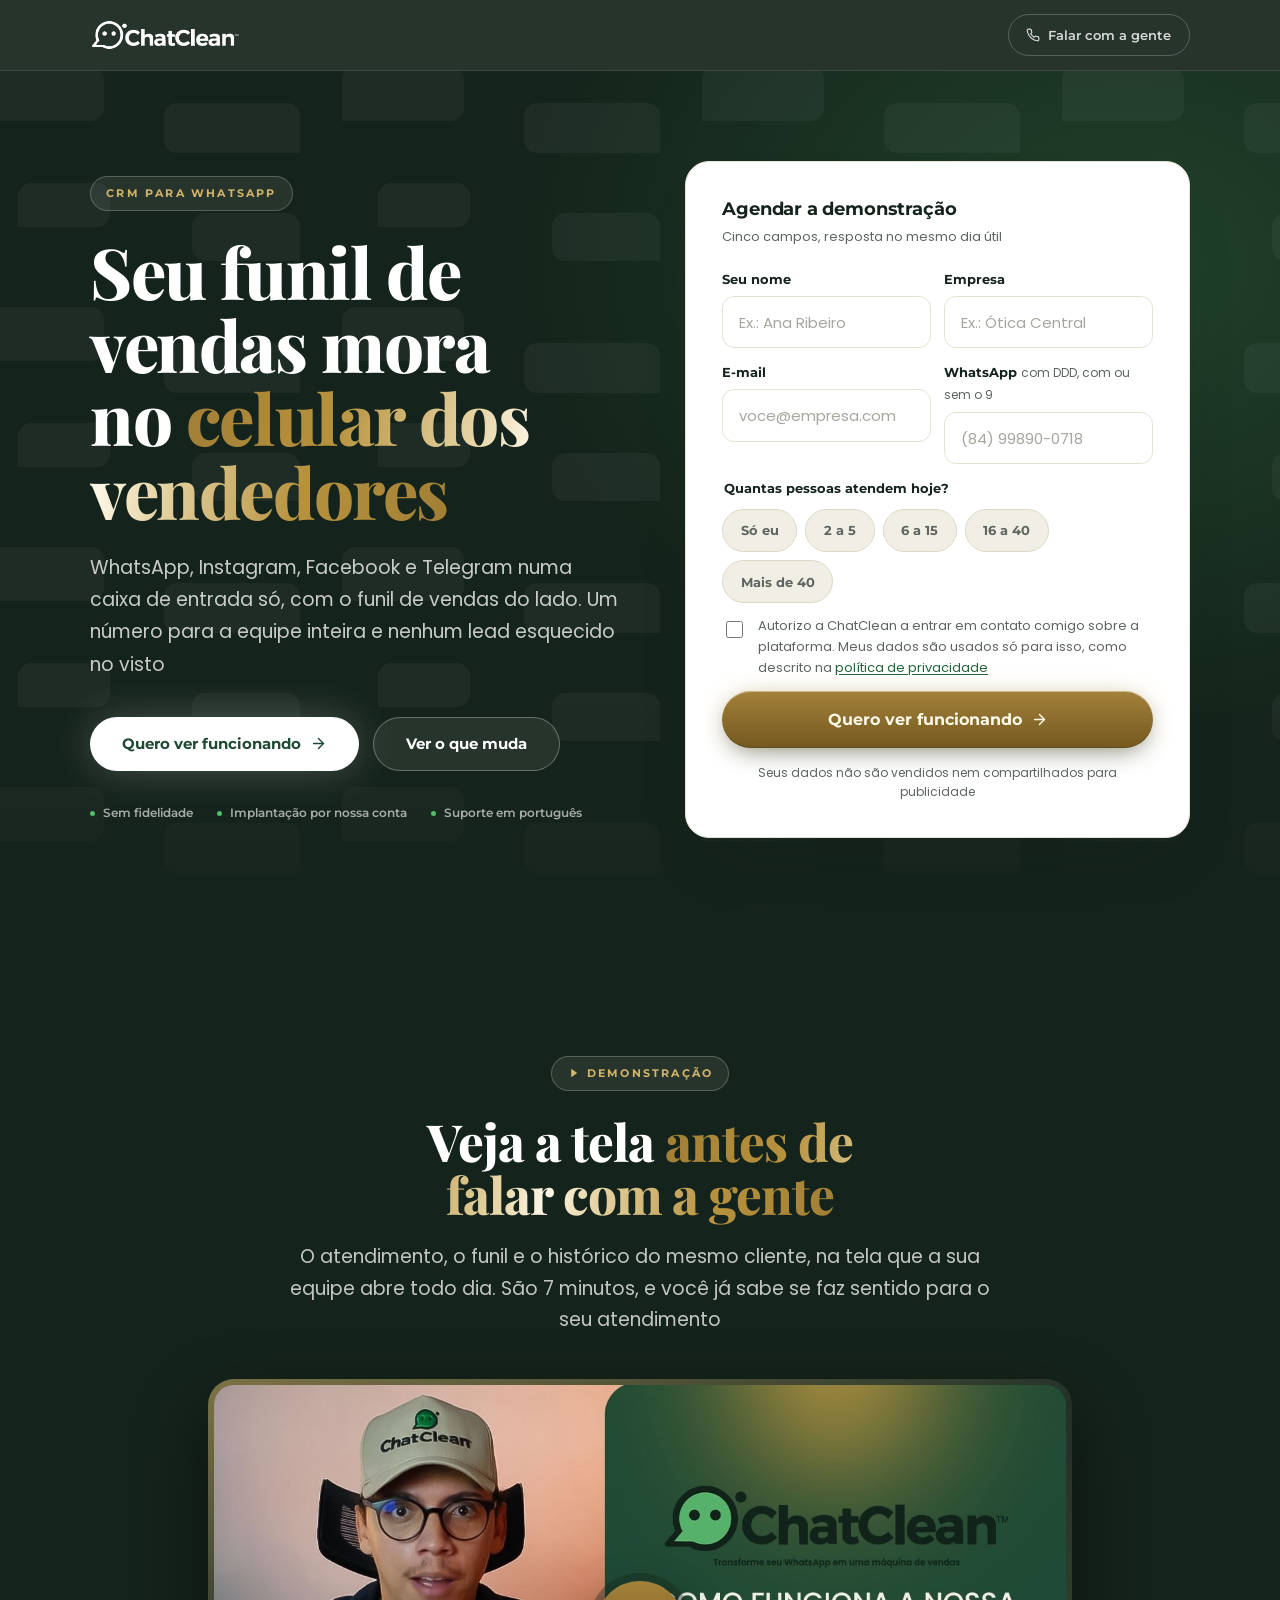
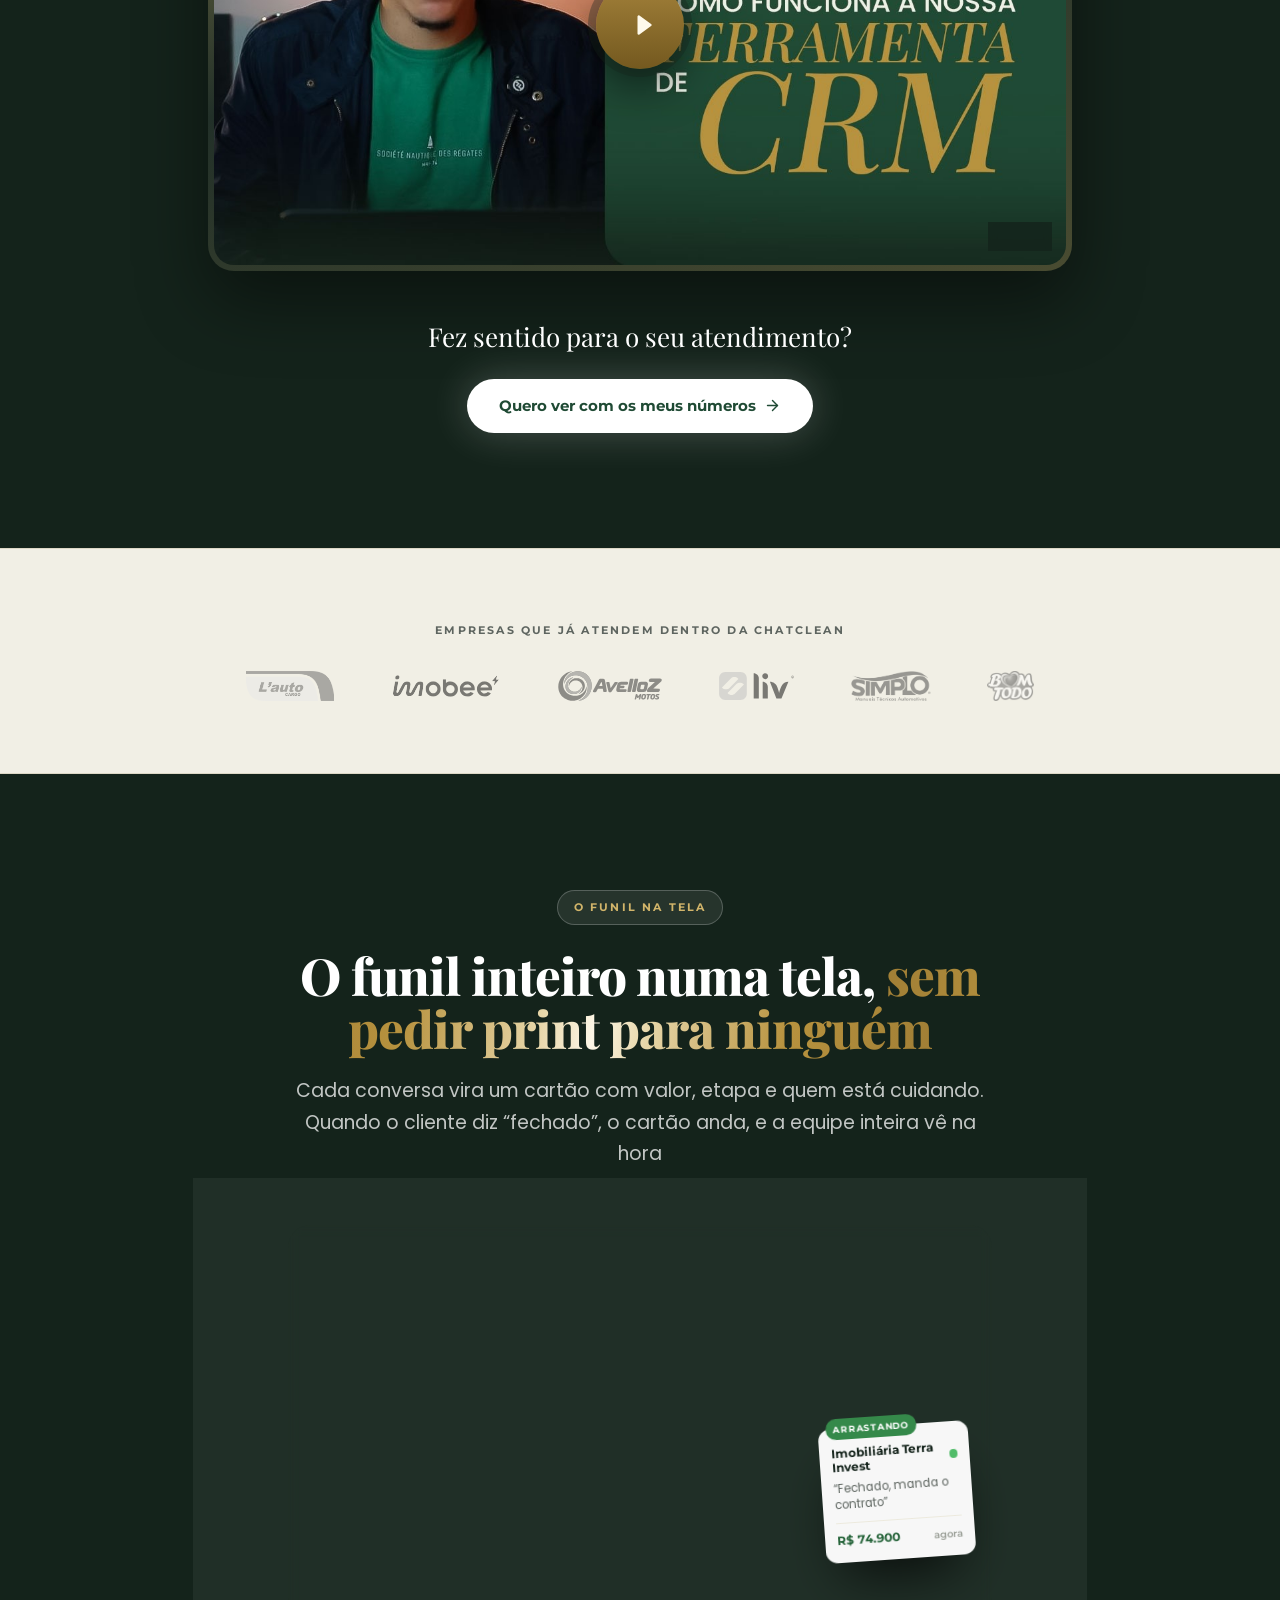
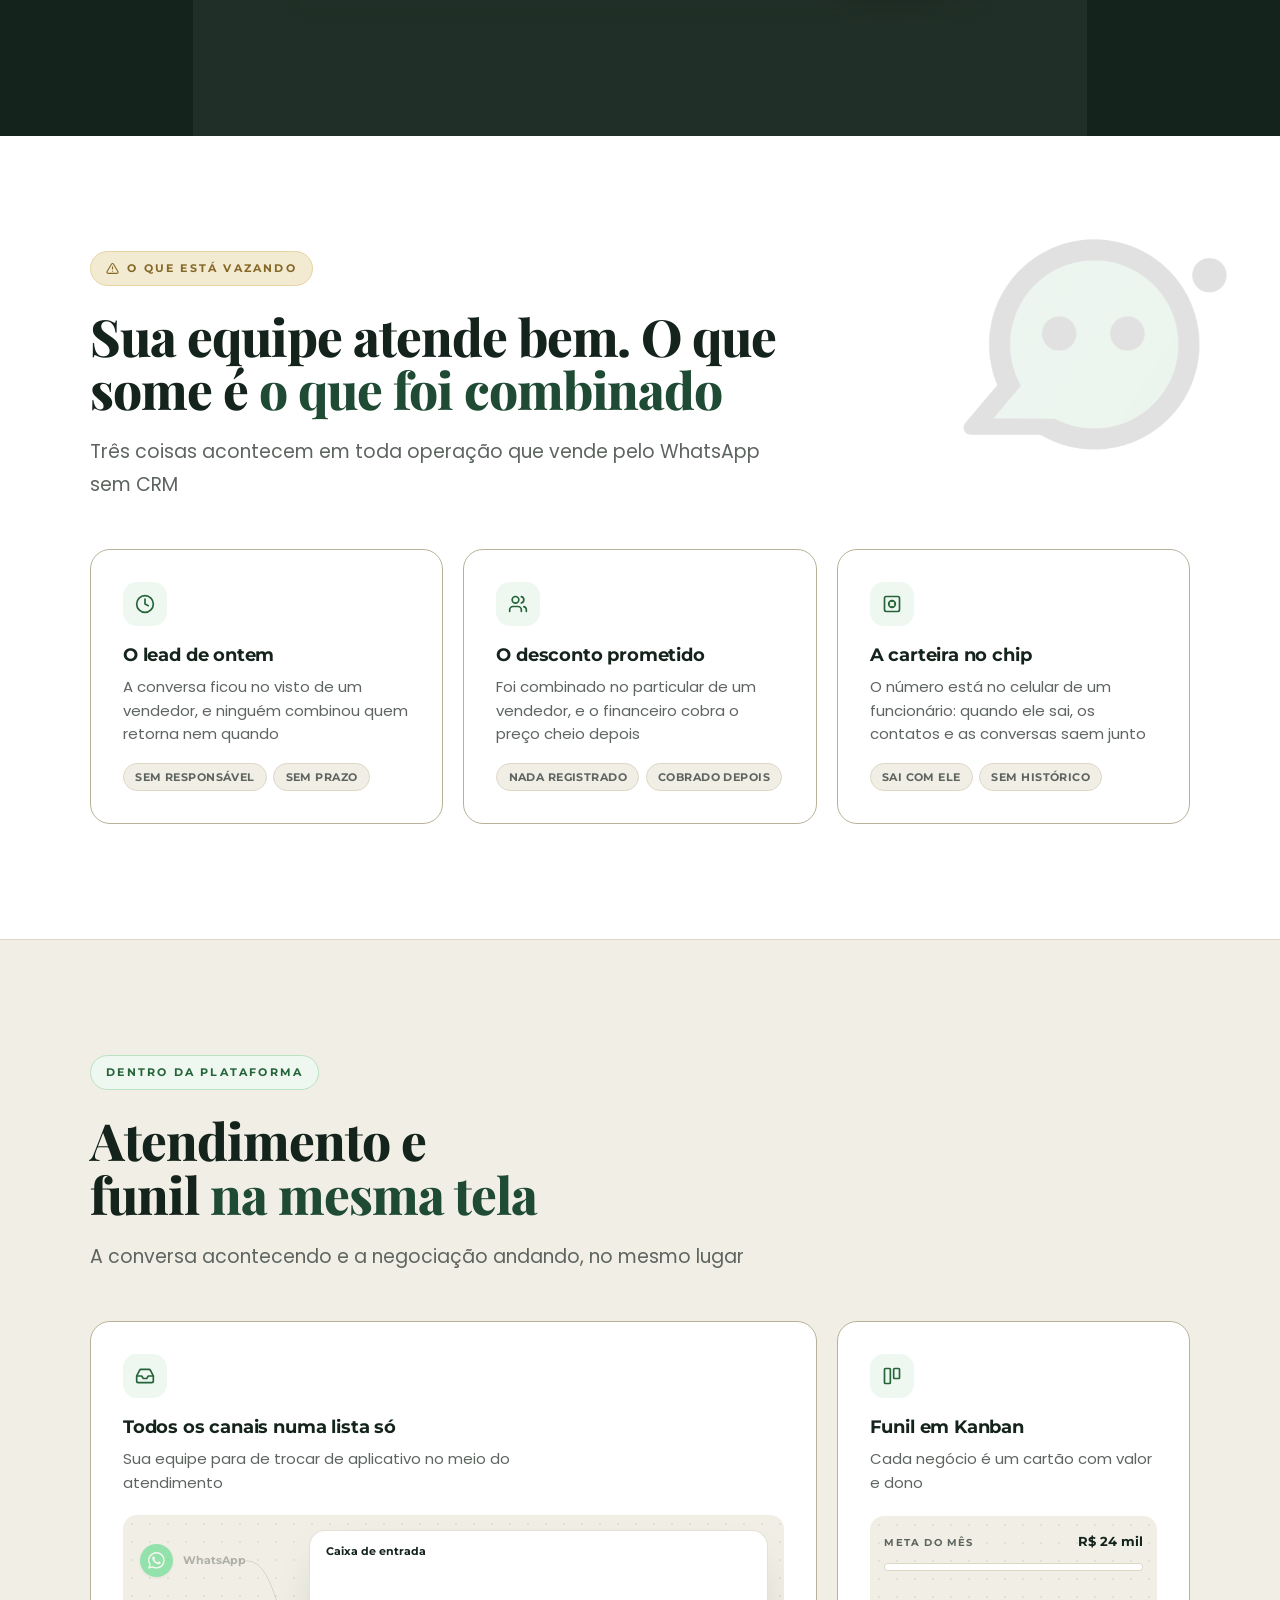
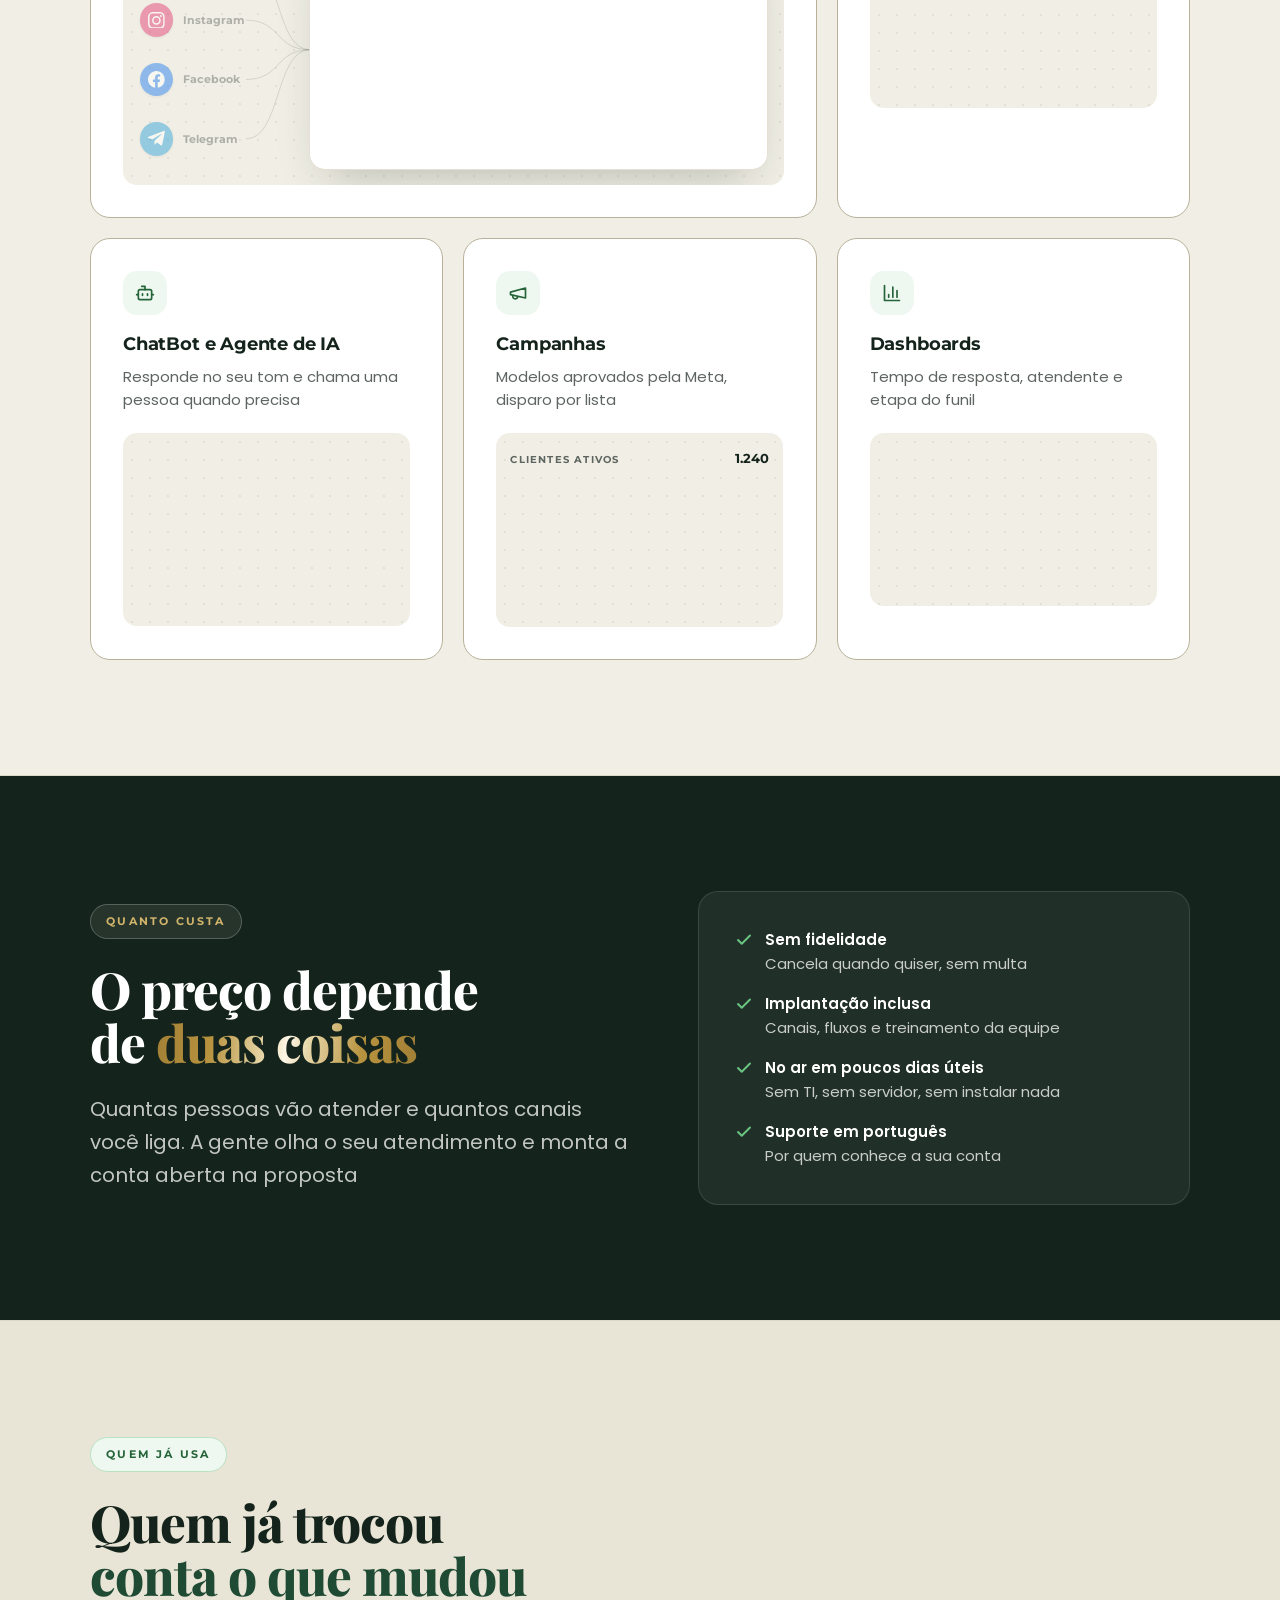
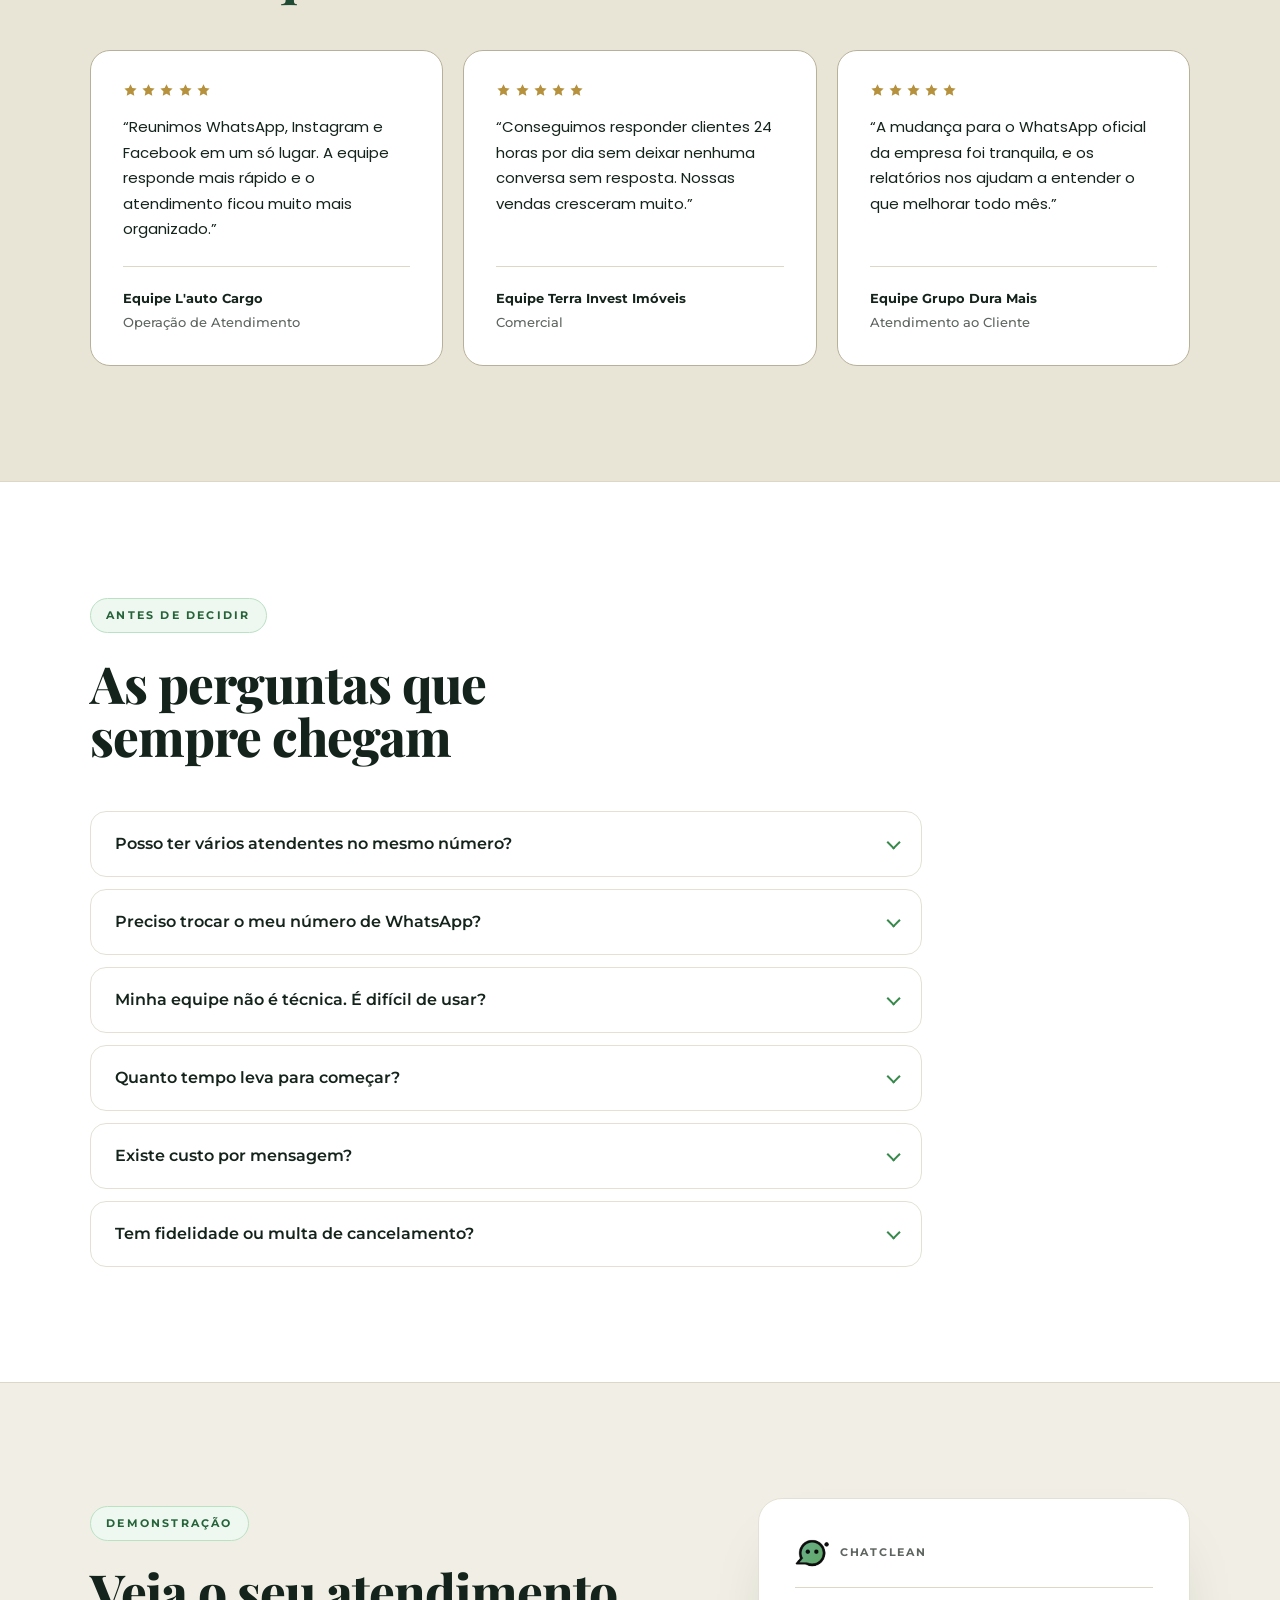
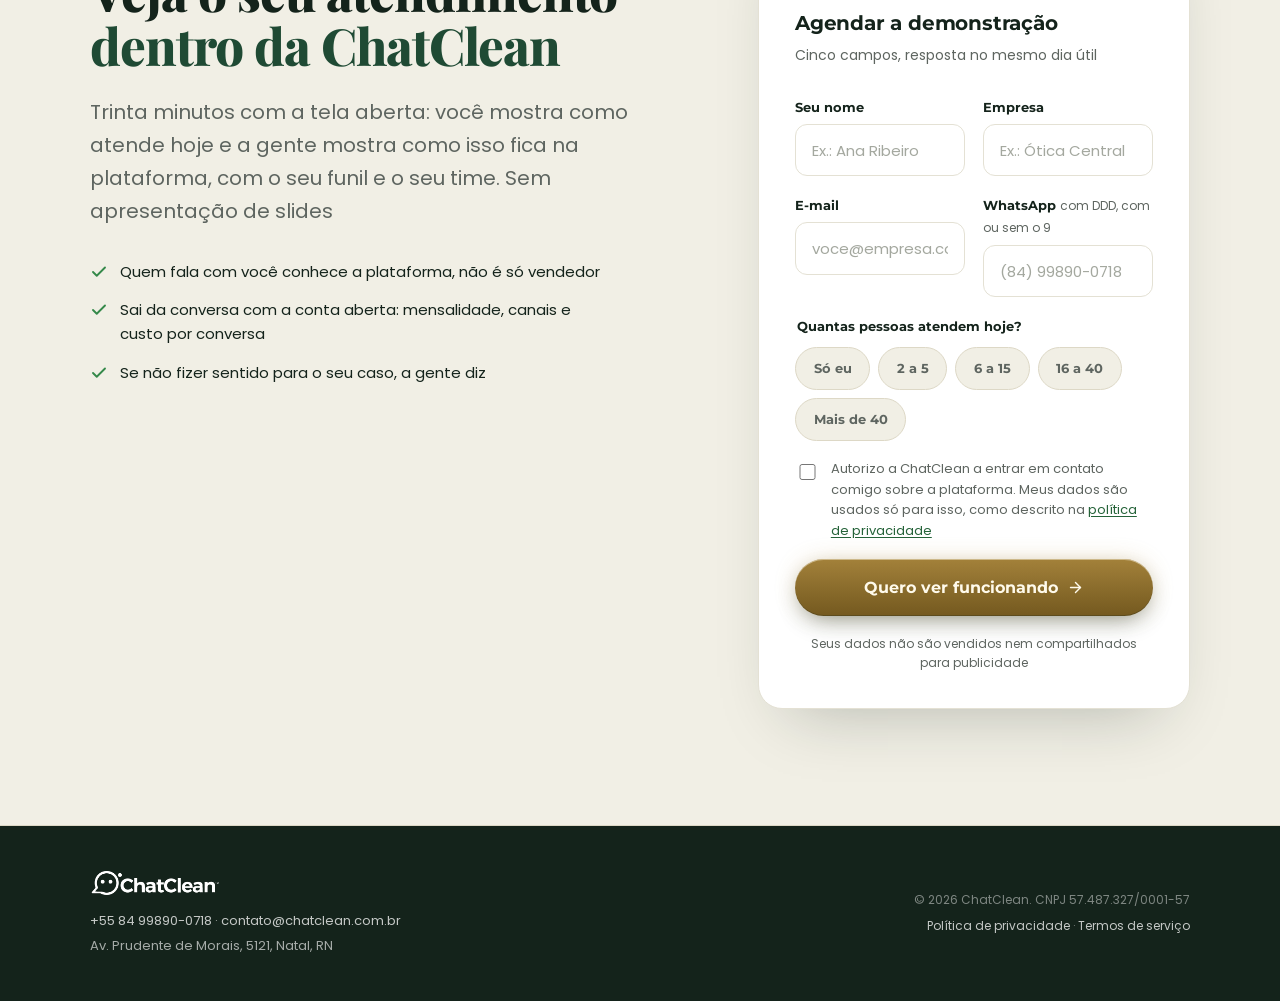
<file: index.html>
<!doctype html>
<html lang="pt-BR">
  <head>
    <meta charset="UTF-8" />
    <meta name="viewport" content="width=device-width, initial-scale=1.0" />
    <title>CRM para WhatsApp | ChatClean</title>
    <meta
      name="description"
      content="WhatsApp, Instagram, Facebook e Telegram numa caixa de entrada só, com o funil de vendas do lado. Um número para a equipe inteira e cada conversa registrada."
    />
    <meta name="robots" content="noindex, nofollow" />
    <meta name="theme-color" content="#14231b" />
    <link rel="icon" type="image/svg+xml" href="ativos/marca-chatclean.svg" />

    <!-- =====================================================
         O PIXEL DA META
         ---------------------------------------------------------
         Inline e ANTES das folhas de estilo, de propósito: script
         espera folha pendente para executar, e o PageView desta
         página precisa contar mesmo para quem desiste em dois
         segundos. O `fbevents.js` é assíncrono, então nada disto
         atrasa o desenho da tela.

         Aqui mora só o básico: criar o `fbq`, carregar o script e
         contar a visita. Os eventos que valem dinheiro (Lead,
         ViewContent, Contact) estão em `pixel.js`, no fim do
         `<body>`, e o mesmo Lead sai também do servidor
         (`api/_eventos-da-meta.js`) com o mesmo `event_id`.
         ===================================================== -->
    <script>
      !function(f,b,e,v,n,t,s)
      {if(f.fbq)return;n=f.fbq=function(){n.callMethod?
      n.callMethod.apply(n,arguments):n.queue.push(arguments)};
      if(!f._fbq)f._fbq=n;n.push=n;n.loaded=!0;n.version='2.0';
      n.queue=[];t=b.createElement(e);t.async=!0;
      t.src=v;s=b.getElementsByTagName(e)[0];
      s.parentNode.insertBefore(t,s)}(window, document,'script',
      'https://connect.facebook.net/en_US/fbevents.js');
      fbq('init', '1773986837313693');
      fbq('track', 'PageView');
    </script>

    <!-- O TINTIM: liga a conversa que chega no WhatsApp ao anúncio
         que trouxe a visita. Assíncrono, como o da Meta. -->
    <script>
      (function(window, document, script) {
        if (!window.tt) {
          window.tt = window.tt || {};

          c = document.getElementsByTagName('head')[0];
          k = document.createElement('script');
          k.async = 1;
          k.src = script;
          c.appendChild(k);
        }

        window.tt.accountCode = '1d5367b1-6da3-45a2-b951-2e6c5379dc1e';

      })(window, document, '//s.tintim.app/static/core/tintim-1.0.js');
    </script>

    <!-- Identidade tipográfica do site: Playfair Display (display),
         Poppins (texto) e Montserrat (rótulos, botões e caixa alta). -->
    <link rel="preconnect" href="https://fonts.googleapis.com" />
    <link rel="preconnect" href="https://fonts.gstatic.com" crossorigin />
    <link
      href="https://fonts.googleapis.com/css2?family=Playfair+Display:wght@600;700;800&family=Poppins:wght@400;500;600;700&family=Montserrat:wght@500;600;700&display=swap"
      rel="stylesheet"
    />

    <link rel="stylesheet" href="base.css" />
    <link rel="stylesheet" href="cenas.css" />
    <link rel="stylesheet" href="estilo-crm.css" />
  </head>

  <body>
    <!-- A visita de quem está sem JavaScript. O trecho da Meta põe isto no
         <head>, onde <img> não é válido; o parser o moveria para cá. -->
    <noscript
      ><img
        height="1"
        width="1"
        style="display: none"
        alt=""
        src="https://www.facebook.com/tr?id=1773986837313693&amp;ev=PageView&amp;noscript=1"
    /></noscript>

    <!-- Ícones: um desenho, um lugar. O traço segue o mesmo padrão do site
         (2px, ponta redonda), para não haver duas famílias de ícone. -->
    <svg hidden aria-hidden="true">
      <defs>
        <symbol id="i-seta" viewBox="0 0 24 24" fill="none" stroke="currentColor" stroke-width="2" stroke-linecap="round" stroke-linejoin="round">
          <path d="M5 12h14" /><path d="m12 5 7 7-7 7" />
        </symbol>
        <!-- O único preenchido da família. Play de contorno lê como "próximo"
             em miniatura, e este fica no meio de uma imagem: precisa de massa
             para se separar do fundo. -->
        <symbol id="i-play" viewBox="0 0 24 24" fill="currentColor">
          <path d="M8.4 5.2a1 1 0 0 1 1.54-.84l9.3 6.8a1 1 0 0 1 0 1.68l-9.3 6.8A1 1 0 0 1 8.4 18.8Z" />
        </symbol>
        <symbol id="i-confere" viewBox="0 0 24 24" fill="none" stroke="currentColor" stroke-width="2.5" stroke-linecap="round" stroke-linejoin="round">
          <path d="M20 6 9 17l-5-5" />
        </symbol>
        <symbol id="i-fone" viewBox="0 0 24 24" fill="none" stroke="currentColor" stroke-width="2" stroke-linecap="round" stroke-linejoin="round">
          <path d="M22 16.92v3a2 2 0 0 1-2.18 2 19.79 19.79 0 0 1-8.63-3.07 19.5 19.5 0 0 1-6-6 19.79 19.79 0 0 1-3.07-8.67A2 2 0 0 1 4.11 2h3a2 2 0 0 1 2 1.72c.127.96.361 1.903.7 2.81a2 2 0 0 1-.45 2.11L8.09 9.91a16 16 0 0 0 6 6l1.27-1.27a2 2 0 0 1 2.11-.45c.907.339 1.85.573 2.81.7A2 2 0 0 1 22 16.92Z" />
        </symbol>
        <symbol id="i-caixa" viewBox="0 0 24 24" fill="none" stroke="currentColor" stroke-width="2" stroke-linecap="round" stroke-linejoin="round">
          <path d="M22 12h-6l-2 3h-4l-2-3H2" /><path d="M5.45 5.11 2 12v6a2 2 0 0 0 2 2h16a2 2 0 0 0 2-2v-6l-3.45-6.89A2 2 0 0 0 16.76 4H7.24a2 2 0 0 0-1.79 1.11Z" />
        </symbol>
        <symbol id="i-funil" viewBox="0 0 24 24" fill="none" stroke="currentColor" stroke-width="2" stroke-linecap="round" stroke-linejoin="round">
          <rect width="7" height="18" x="3" y="3" rx="1" /><rect width="7" height="12" x="14" y="3" rx="1" />
        </symbol>
        <symbol id="i-robo" viewBox="0 0 24 24" fill="none" stroke="currentColor" stroke-width="2" stroke-linecap="round" stroke-linejoin="round">
          <path d="M12 8V4H8" /><rect width="16" height="12" x="4" y="8" rx="2" /><path d="M2 14h2m16 0h2M15 13v2m-6-2v2" />
        </symbol>
        <symbol id="i-megafone" viewBox="0 0 24 24" fill="none" stroke="currentColor" stroke-width="2" stroke-linecap="round" stroke-linejoin="round">
          <path d="m3 11 18-5v12L3 14v-3z" /><path d="M11.6 16.8a3 3 0 1 1-5.8-1.6" />
        </symbol>
        <symbol id="i-grafico" viewBox="0 0 24 24" fill="none" stroke="currentColor" stroke-width="2" stroke-linecap="round" stroke-linejoin="round">
          <path d="M3 3v18h18" /><path d="M18 17V9m-5 8V5M8 17v-3" />
        </symbol>
        <symbol id="i-cofre" viewBox="0 0 24 24" fill="none" stroke="currentColor" stroke-width="2" stroke-linecap="round" stroke-linejoin="round">
          <rect width="18" height="18" x="3" y="3" rx="2" /><circle cx="12" cy="12" r="4" /><path d="M12 8v1m0 6v1m-4-4h1m6 0h1" />
        </symbol>
        <symbol id="i-relogio" viewBox="0 0 24 24" fill="none" stroke="currentColor" stroke-width="2" stroke-linecap="round" stroke-linejoin="round">
          <circle cx="12" cy="12" r="10" /><path d="M12 6v6l4 2" />
        </symbol>
        <symbol id="i-pessoas" viewBox="0 0 24 24" fill="none" stroke="currentColor" stroke-width="2" stroke-linecap="round" stroke-linejoin="round">
          <path d="M16 21v-2a4 4 0 0 0-4-4H6a4 4 0 0 0-4 4v2" /><circle cx="9" cy="7" r="4" /><path d="M22 21v-2a4 4 0 0 0-3-3.87M16 3.13a4 4 0 0 1 0 7.75" />
        </symbol>
        <symbol id="i-estrela" viewBox="0 0 24 24" fill="currentColor">
          <path d="m12 2 2.95 6.15 6.8.83-4.95 4.7 1.25 6.72L12 17.1l-6.05 3.3L7.2 13.68 2.25 8.98l6.8-.83L12 2Z" />
        </symbol>
        <symbol id="i-alerta" viewBox="0 0 24 24" fill="none" stroke="currentColor" stroke-width="2" stroke-linecap="round" stroke-linejoin="round">
          <path d="M12 9v4m0 4h.01" /><path d="M10.29 3.86 1.82 18a2 2 0 0 0 1.71 3h16.94a2 2 0 0 0 1.71-3L13.71 3.86a2 2 0 0 0-3.42 0Z" />
        </symbol>

        <!-- Os canais. Preenchidos, porque marca se reconhece pela silhueta e
             não pelo contorno, e aqui eles aparecem com 16px dentro de um
             azulejo colorido. O do WhatsApp é o mesmo da landing de API. -->
        <symbol id="i-whatsapp" viewBox="0 0 24 24" fill="currentColor">
          <path d="M17.472 14.382c-.297-.149-1.758-.867-2.03-.967-.273-.099-.471-.148-.67.15-.197.297-.767.966-.94 1.164-.173.199-.347.223-.644.075-.297-.15-1.255-.463-2.39-1.475-.883-.788-1.48-1.761-1.653-2.059-.173-.297-.018-.458.13-.606.134-.133.298-.347.446-.52.149-.174.198-.298.298-.497.099-.198.05-.371-.025-.52-.075-.149-.669-1.612-.916-2.207-.242-.579-.487-.5-.669-.51a12.8 12.8 0 0 0-.57-.01c-.198 0-.52.074-.792.372-.272.297-1.04 1.016-1.04 2.479 0 1.462 1.065 2.875 1.213 3.074.149.198 2.096 3.2 5.077 4.487.709.306 1.262.489 1.694.625.712.227 1.36.195 1.872.118.571-.085 1.758-.719 2.006-1.413.248-.694.248-1.289.173-1.413-.074-.124-.272-.198-.57-.347m-5.421 7.403h-.004a9.87 9.87 0 0 1-5.031-1.378l-.361-.214-3.741.982.998-3.648-.235-.374a9.86 9.86 0 0 1-1.51-5.26c.001-5.45 4.436-9.884 9.888-9.884 2.64 0 5.122 1.03 6.988 2.898a9.825 9.825 0 0 1 2.893 6.994c-.003 5.45-4.437 9.884-9.885 9.884m8.413-18.297A11.815 11.815 0 0 0 12.05 0C5.495 0 .16 5.335.157 11.892c0 2.096.547 4.142 1.588 5.945L.057 24l6.305-1.654a11.882 11.882 0 0 0 5.683 1.448h.005c6.554 0 11.89-5.335 11.893-11.893a11.821 11.821 0 0 0-3.48-8.413Z" />
        </symbol>
        <symbol id="i-instagram" viewBox="0 0 24 24" fill="currentColor">
          <path d="M12 2.16c3.2 0 3.58.01 4.85.07 1.17.05 1.8.25 2.23.41.56.22.96.48 1.38.9.42.42.68.82.9 1.38.16.42.36 1.06.41 2.23.06 1.27.07 1.65.07 4.85s-.01 3.58-.07 4.85c-.05 1.17-.25 1.8-.41 2.23-.22.56-.48.96-.9 1.38-.42.42-.82.68-1.38.9-.42.16-1.06.36-2.23.41-1.27.06-1.65.07-4.85.07s-3.58-.01-4.85-.07c-1.17-.05-1.8-.25-2.23-.41-.56-.22-.96-.48-1.38-.9a3.7 3.7 0 0 1-.9-1.38c-.16-.42-.36-1.06-.41-2.23-.06-1.27-.07-1.65-.07-4.85s.01-3.58.07-4.85c.05-1.17.25-1.8.41-2.23.22-.56.48-.96.9-1.38.42-.42.82-.68 1.38-.9.42-.16 1.06-.36 2.23-.41 1.27-.06 1.65-.07 4.85-.07M12 0C8.74 0 8.33.01 7.05.07c-1.28.06-2.15.26-2.91.56-.79.31-1.46.72-2.13 1.38A5.9 5.9 0 0 0 .63 4.14c-.3.76-.5 1.63-.56 2.91C.01 8.33 0 8.74 0 12s.01 3.67.07 4.95c.06 1.28.26 2.15.56 2.91.31.79.72 1.46 1.38 2.13a5.9 5.9 0 0 0 2.13 1.38c.76.3 1.63.5 2.91.56C8.33 23.99 8.74 24 12 24s3.67-.01 4.95-.07c1.28-.06 2.15-.26 2.91-.56a5.9 5.9 0 0 0 2.13-1.38 5.9 5.9 0 0 0 1.38-2.13c.3-.76.5-1.63.56-2.91.06-1.28.07-1.69.07-4.95s-.01-3.67-.07-4.95c-.06-1.28-.26-2.15-.56-2.91a5.9 5.9 0 0 0-1.38-2.13A5.9 5.9 0 0 0 19.86.63c-.76-.3-1.63-.5-2.91-.56C15.67.01 15.26 0 12 0Zm0 5.84a6.16 6.16 0 1 0 0 12.32 6.16 6.16 0 0 0 0-12.32ZM12 16a4 4 0 1 1 0-8 4 4 0 0 1 0 8Zm7.85-10.4a1.44 1.44 0 1 1-2.88 0 1.44 1.44 0 0 1 2.88 0Z" />
        </symbol>
        <symbol id="i-facebook" viewBox="0 0 24 24" fill="currentColor">
          <path d="M24 12.07C24 5.4 18.63 0 12 0S0 5.4 0 12.07C0 18.1 4.39 23.1 10.13 24v-8.44H7.08v-3.49h3.05V9.41c0-3.02 1.79-4.69 4.53-4.69 1.31 0 2.68.24 2.68.24v2.97h-1.51c-1.49 0-1.96.93-1.96 1.89v2.25h3.33l-.53 3.49h-2.8V24C19.61 23.1 24 18.1 24 12.07Z" />
        </symbol>
        <symbol id="i-telegram" viewBox="0 0 24 24" fill="currentColor">
          <path d="M23.91 3.79 20.3 20.84c-.25 1.21-.98 1.5-1.99.94l-5.5-4.07-2.66 2.57c-.3.3-.55.55-1.1.55l.38-5.58 10.16-9.18c.44-.39-.1-.61-.68-.22L6.24 13.28.5 11.49c-1.25-.39-1.27-1.25.26-1.85l22.42-8.64c1.04-.38 1.95.24 1.73 2.79Z" />
        </symbol>
      </defs>
    </svg>

    <!-- =======================================================
         Cabeçalho: logotipo e um telefone. Uma landing tem um
         trabalho só, e menu completo é sete saídas para quem
         chegou por anúncio.
         ======================================================= -->
    <header class="topo">
      <div class="envelope topo__interno">
        <a class="topo__marca" href="https://chatclean.com.br" aria-label="ChatClean, página inicial">
          <img src="ativos/chatclean-white.svg" alt="ChatClean" width="150" height="30" />
        </a>
        <a
          class="topo__contato"
          href="https://api.whatsapp.com/send?phone=5584998900718&amp;text=Ol%C3%A1%2C+quero+conhecer+o+CRM+da+ChatClean"
          target="_blank"
          rel="noopener noreferrer"
        >
          <svg aria-hidden="true" width="14" height="14"><use href="#i-fone" /></svg>
          Falar com a gente
        </a>
      </div>
    </header>

    <main>
      <!-- =====================================================
           HERO — o título nomeia a dor (o funil mora no celular
           dos vendedores) e o formulário, do lado, é o caminho.
           O quadro do funil, que morava aqui, desceu para a seção
           `#o-funil`, depois do vídeo e da faixa de clientes: é a
           resposta ao título, e ganhou a largura toda para isso.
           ===================================================== -->
      <section class="hero">
        <div class="envelope hero__interno">
          <div class="hero__texto">
            <span class="etiqueta etiqueta--noite entra entra--1">CRM para WhatsApp</span>

            <h1 class="entra entra--2">
              Seu funil de vendas mora no
              <span class="latao">celular dos vendedores</span>
            </h1>

            <p class="hero__apoio entra entra--3">
              WhatsApp, Instagram, Facebook e Telegram numa caixa de entrada só,
              com o funil de vendas do lado. Um número para a equipe inteira e
              nenhum lead esquecido no visto
            </p>

            <div class="par-de-botoes entra entra--4">
              <a class="botao botao--claro" href="#quero-ver">
                Quero ver funcionando
                <svg class="botao__seta" aria-hidden="true" width="17" height="17"><use href="#i-seta" /></svg>
              </a>
              <a class="botao botao--fantasma" href="#o-que-muda">Ver o que muda</a>
            </div>

            <ul class="hero__provas entra entra--5">
              <li>Sem fidelidade</li>
              <li>Implantação por nossa conta</li>
              <li>Suporte em português</li>
            </ul>
          </div>

          <!-- O formulário já na primeira dobra, como na landing de API.
               O MESMO formulário continua no fim da página (`#quero-ver`):
               quem chega decidido pede aqui, quem precisa ler antes pede
               lá. Os dois enviam para o mesmo lugar, e `formulario.js`
               liga os dois.

               OS IDS LEVAM O PREFIXO `crm-hero-`: id repete na página
               inteira, e o formulário do fim já usa `crm-`. Dois campos com
               o mesmo id fazem o `label` do segundo focar o input do
               primeiro, do outro lado da página. -->
          <div class="hero__pedido entra entra--4">
            <form class="formulario formulario--hero" data-landing="crm" novalidate>
              <h3 class="formulario__titulo">Agendar a demonstração</h3>
              <p class="formulario__nota">Cinco campos, resposta no mesmo dia útil</p>

              <div class="campos campos--duplo">
                <div class="campo">
                  <label for="crm-hero-nome">Seu nome</label>
                  <input id="crm-hero-nome" name="nome" type="text" autocomplete="name" placeholder="Ex.: Ana Ribeiro" maxlength="120" required aria-describedby="crm-hero-erro-nome" />
                  <span class="campo__erro" id="crm-hero-erro-nome" data-erro="nome"></span>
                </div>

                <div class="campo">
                  <label for="crm-hero-empresa">Empresa</label>
                  <input id="crm-hero-empresa" name="empresa" type="text" autocomplete="organization" placeholder="Ex.: Ótica Central" maxlength="120" required aria-describedby="crm-hero-erro-empresa" />
                  <span class="campo__erro" id="crm-hero-erro-empresa" data-erro="empresa"></span>
                </div>

                <div class="campo">
                  <label for="crm-hero-email">E-mail</label>
                  <input id="crm-hero-email" name="email" type="email" autocomplete="email" placeholder="voce@empresa.com" maxlength="160" required aria-describedby="crm-hero-erro-email" />
                  <span class="campo__erro" id="crm-hero-erro-email" data-erro="email"></span>
                </div>

                <div class="campo">
                  <label for="crm-hero-whats">WhatsApp <span class="campo__dica">com DDD, com ou sem o 9</span></label>
                  <input id="crm-hero-whats" name="telefone" type="tel" inputmode="numeric" autocomplete="tel" placeholder="(84) 99890-0718" maxlength="16" required aria-describedby="crm-hero-erro-telefone" />
                  <span class="campo__erro" id="crm-hero-erro-telefone" data-erro="telefone"></span>
                </div>

                <fieldset class="pilulas">
                  <legend>Quantas pessoas atendem hoje?</legend>
                  <div class="pilulas__opcoes">
                    <label class="pilula"><input type="radio" name="atendentes" value="so-eu" required /><span>Só eu</span></label>
                    <label class="pilula"><input type="radio" name="atendentes" value="2-5" required /><span>2 a 5</span></label>
                    <label class="pilula"><input type="radio" name="atendentes" value="6-15" required /><span>6 a 15</span></label>
                    <label class="pilula"><input type="radio" name="atendentes" value="16-40" required /><span>16 a 40</span></label>
                    <label class="pilula"><input type="radio" name="atendentes" value="40+" required /><span>Mais de 40</span></label>
                  </div>
                  <span class="campo__erro" data-erro="atendentes"></span>
                </fieldset>

                <label class="aceite" for="crm-hero-aceite">
                  <input id="crm-hero-aceite" name="aceite" type="checkbox" required aria-describedby="crm-hero-erro-aceite" />
                  <span>
                    Autorizo a ChatClean a entrar em contato comigo sobre a
                    plataforma. Meus dados são usados só para isso, como descrito na
                    <a href="https://chatclean.com.br/politica-de-privacidade" target="_blank" rel="noopener noreferrer">política de privacidade</a>
                    <span class="campo__erro" id="crm-hero-erro-aceite" data-erro="aceite"></span>
                  </span>
                </label>

                <!-- CAMPO-ISCA, igual ao do formulário do fim: fora da tela e
                     fora da ordem de tabulação. Robô preenche, o servidor
                     descarta sem dizer por quê. NÃO use `display: none`. -->
                <div class="isca" aria-hidden="true">
                  <label for="crm-hero-site">Site</label>
                  <input id="crm-hero-site" name="site" type="text" tabindex="-1" autocomplete="off" />
                </div>

                <div class="campo-de-envio">
                  <button class="botao botao--latao botao--largo" type="submit">
                    Quero ver funcionando
                    <svg class="botao__seta" aria-hidden="true" width="17" height="17"><use href="#i-seta" /></svg>
                  </button>
                </div>
              </div>

              <p class="recado" data-recado role="status" hidden></p>

              <p class="formulario__rodape">
                Seus dados não são vendidos nem compartilhados para publicidade
              </p>
            </form>
          </div>
        </div>
      </section>

      <!-- =====================================================
           A demonstração em vídeo, na pegada da VSL: rótulo,
           promessa curta, o vídeo grande e a chamada embaixo.
           Logo abaixo do hero: quem acabou de ver o formulário
           vê a tela rodando antes de qualquer argumento.

           A CAPA NÃO É O VÍDEO. O que carrega com a página é uma
           imagem de 96 KB. O <iframe> do YouTube só nasce no
           clique, montado por `video.js`: embutir de largada
           traria mais de um mega de script de terceiro para
           dentro de uma página de anúncio, e o tempo de carga de
           landing de tráfego pago se paga em dinheiro.
           ===================================================== -->
      <section class="secao secao--noite" id="ver-rodando">
        <div class="envelope video">
          <div class="titulo-de-secao video__dizer">
            <span class="etiqueta etiqueta--noite">
              <svg aria-hidden="true" width="12" height="12"><use href="#i-play" /></svg>
              Demonstração
            </span>
            <h2>Veja a tela <span class="latao">antes de falar com a gente</span></h2>
            <p class="linha-de-apoio">
              O atendimento, o funil e o histórico do mesmo cliente, na tela que
              a sua equipe abre todo dia. São 7 minutos, e você já sabe se faz
              sentido para o seu atendimento
            </p>
          </div>

          <!-- `data-video` é o id no YouTube, e `data-titulo` vira o `title`
               do <iframe>, que é o que leitor de tela anuncia. -->
          <div class="video__quadro">
            <button
              class="video__capa"
              type="button"
              data-video="Odu25S1tcZc"
              data-titulo="Conheça nossa ferramenta de CRM"
              aria-label="Tocar o vídeo de 7 minutos: conheça nossa ferramenta de CRM"
            >
              <img
                src="ativos/video-crm.jpg"
                alt=""
                width="1280"
                height="720"
                loading="lazy"
                decoding="async"
              />
              <span class="video__play" aria-hidden="true">
                <svg width="30" height="30"><use href="#i-play" /></svg>
              </span>
              <!-- A duração no canto, onde todo player a mostra. É a promessa
                   de que é rápido, dita onde a pessoa procura. O aria-label
                   do botão já diz os 7 minutos; aqui é só visual. -->
              <span class="video__duracao" aria-hidden="true">7 min</span>
            </button>
          </div>

          <div class="video__abaixo">
            <p>Fez sentido para o seu atendimento?</p>
            <a class="botao botao--claro" href="#quero-ver">
              Quero ver com os meus números
              <svg class="botao__seta" aria-hidden="true" width="17" height="17"><use href="#i-seta" /></svg>
            </a>
          </div>
        </div>
      </section>

      <!-- =====================================================
           Prova social: quem já atende assim.
           ===================================================== -->
      <section class="secao secao--estreita secao--creme">
        <div class="envelope">
          <p class="faixa__titulo">Empresas que já atendem dentro da ChatClean</p>
          <ul class="faixa-de-clientes">
            <li><img src="ativos/clientes/lauto-cargo.png" alt="L'auto Cargo" loading="lazy" /></li>
            <li><img src="ativos/clientes/imobee.svg" alt="Imobee" loading="lazy" /></li>
            <li><img src="ativos/clientes/avelloz.svg" alt="Avelloz" loading="lazy" /></li>
            <li><img src="ativos/clientes/liv.svg" alt="Liv" loading="lazy" /></li>
            <li><img src="ativos/clientes/simplo.png" alt="Simplo" loading="lazy" /></li>
            <li><img src="ativos/clientes/bom-todo.png" alt="Bom Todo" loading="lazy" /></li>
          </ul>
        </div>
      </section>

      <!-- =====================================================
           O QUADRO DO FUNIL — a assinatura da página. Morava no
           hero e desceu quando o formulário subiu para a primeira
           dobra, como na landing de API. Fica depois do vídeo e da
           faixa de clientes: primeiro a tela rodando, depois a peça
           que a página existe para mostrar. É a resposta ao título
           do hero: o funil que morava no celular, agora numa tela
           que todo mundo vê. Fundo noite (o quadro é desenhado para
           fundo escuro).
           ===================================================== -->
      <section class="secao secao--noite" id="o-funil">
        <div class="envelope">
          <div class="titulo-de-secao centralizado">
            <span class="etiqueta etiqueta--noite">O funil na tela</span>
            <h2>O funil inteiro numa tela, <span class="latao">sem pedir print para ninguém</span></h2>
            <p class="linha-de-apoio">
              Cada conversa vira um cartão com valor, etapa e quem está cuidando.
              Quando o cliente diz “fechado”, o cartão anda, e a equipe inteira
              vê na hora
            </p>
          </div>

          <div class="quadro-do-funil" role="img"
               aria-label="Ilustração do funil de vendas da ChatClean: colunas Novo lead, Qualificando e Proposta enviada, com cartões de negociação e o total de R$ 184.500 em aberto.">
            <div class="funil">
              <div class="funil__topo">
                <div class="funil__identidade">
                  <img src="ativos/chatclean-white.svg" alt="" width="84" height="17" />
                  <div>
                  <span class="funil__rotulo">Funil · Comercial</span>
                  <p class="funil__total">R$&nbsp;184.500 <span>em aberto</span></p>
                  </div>
                </div>
                <div class="funil__equipe" aria-hidden="true">
                  <span>RM</span><span>JC</span><span>AF</span><span class="funil__equipe-mais">+5</span>
                </div>
              </div>

              <div class="funil__colunas" aria-hidden="true">
                <div class="coluna">
                  <header><span>Novo lead</span><b>6</b></header>
                  <article class="ficha">
                    <div class="ficha__topo">
                      <span class="ficha__quem">Padaria Vila Nova</span>
                      <i class="canal canal--whats" title="WhatsApp"></i>
                    </div>
                    <p class="ficha__fala">“Vocês entregam ainda hoje?”</p>
                    <footer><span class="ficha__valor">R$ 2.400</span><span class="ficha__tempo">há 2 min</span></footer>
                  </article>
                  <article class="ficha">
                    <div class="ficha__topo">
                      <span class="ficha__quem">Ana Ribeiro</span>
                      <i class="canal canal--insta" title="Instagram"></i>
                    </div>
                    <p class="ficha__fala">“Chegou o orçamento?”</p>
                    <footer><span class="ficha__valor">R$ 890</span><span class="ficha__tempo">há 14 min</span></footer>
                  </article>
                </div>

                <div class="coluna">
                  <header><span>Qualificando</span><b>4</b></header>
                  <article class="ficha">
                    <div class="ficha__topo">
                      <span class="ficha__quem">Metalúrgica Sertão</span>
                      <i class="canal canal--whats" title="WhatsApp"></i>
                    </div>
                    <p class="ficha__fala">Pediu prazo de 30 dias</p>
                    <footer><span class="ficha__valor">R$ 18.700</span><span class="ficha__tempo">ontem</span></footer>
                  </article>
                  <article class="ficha ficha--robo">
                    <div class="ficha__topo">
                      <span class="ficha__quem">Clínica Bem Viver</span>
                      <i class="canal canal--tele" title="Telegram"></i>
                    </div>
                    <p class="ficha__fala">Robô qualificou e passou para Júlia</p>
                    <footer><span class="ficha__valor">R$ 6.150</span><span class="ficha__tempo">há 1 h</span></footer>
                  </article>
                </div>

                <div class="coluna coluna--alvo">
                  <header><span>Proposta enviada</span><b>7</b></header>
                  <!-- A vaga onde o cartão vai cair: pontilhado em latão, o
                       único lugar da página em que o metal aparece fora do
                       título. É o destino, não enfeite.

                       Esta coluna tem SÓ a vaga: o espaço abaixo dela é
                       onde o cartão em trânsito paira. Com um segundo
                       cartão aqui, os dois se tapavam e o movimento
                       deixava de se ler. -->
                  <div class="vaga">Soltar aqui</div>
                </div>
              </div>
            </div>

            <!-- O cartão em trânsito. Fora do fluxo do quadro para poder
                 ficar torto e por cima de duas colunas ao mesmo tempo. -->
            <article class="ficha ficha--no-ar" aria-hidden="true">
              <div class="ficha__topo">
                <span class="ficha__quem">Imobiliária Terra Invest</span>
                <i class="canal canal--whats" title="WhatsApp"></i>
              </div>
              <p class="ficha__fala">“Fechado, manda o contrato”</p>
              <footer><span class="ficha__valor">R$ 74.900</span><span class="ficha__tempo">agora</span></footer>
            </article>
          </div>
        </div>
      </section>

      <!-- =====================================================
           O custo, no mesmo padrão da seção "Por que o chip cai" da
           landing de API: etiqueta em latão, e cada cartão com selo,
           título, UMA frase com o mecanismo da perda e chips com o
           que sobra. A resposta da plataforma não mora aqui: é a
           seção seguinte, como lá. Já foi cartão "de virada", com a
           resposta verde no pé; saiu para as duas landings lerem
           igual.
           ===================================================== -->
      <section class="secao secao--marcada" id="o-que-muda">
        <div class="envelope">
          <div class="titulo-de-secao">
            <span class="etiqueta etiqueta--latao">
              <svg aria-hidden="true" width="13" height="13"><use href="#i-alerta" /></svg>
              O que está vazando
            </span>
            <h2>Sua equipe atende bem. O que some é <span class="destaque">o que foi combinado</span></h2>
            <p>Três coisas acontecem em toda operação que vende pelo WhatsApp sem CRM</p>
          </div>

          <div class="grade grade--3" data-carrossel>
            <article class="cartao">
              <span class="selo-de-icone"><svg aria-hidden="true"><use href="#i-relogio" /></svg></span>
              <h3>O lead de ontem</h3>
              <p>A conversa ficou no visto de um vendedor, e ninguém combinou quem retorna nem quando</p>
              <div class="chips">
                <span class="chip">sem responsável</span>
                <span class="chip">sem prazo</span>
              </div>
            </article>

            <article class="cartao">
              <span class="selo-de-icone"><svg aria-hidden="true"><use href="#i-pessoas" /></svg></span>
              <h3>O desconto prometido</h3>
              <p>Foi combinado no particular de um vendedor, e o financeiro cobra o preço cheio depois</p>
              <div class="chips">
                <span class="chip">nada registrado</span>
                <span class="chip">cobrado depois</span>
              </div>
            </article>

            <article class="cartao">
              <span class="selo-de-icone"><svg aria-hidden="true"><use href="#i-cofre" /></svg></span>
              <h3>A carteira no chip</h3>
              <p>O número está no celular de um funcionário: quando ele sai, os contatos e as conversas saem junto</p>
              <div class="chips">
                <span class="chip">sai com ele</span>
                <span class="chip">sem histórico</span>
              </div>
            </article>
          </div>
        </div>
      </section>

      <!-- =====================================================
           O produto, em bento. O cartão largo é o dos canais:
           ele é o único que precisa MOSTRAR alguma coisa, e por
           isso ocupa o dobro. Os outros são uma linha cada.
           ===================================================== -->
      <section class="secao secao--creme">
        <div class="envelope">
          <div class="titulo-de-secao">
            <span class="etiqueta">Dentro da plataforma</span>
            <h2>Atendimento e funil <span class="destaque">na mesma tela</span></h2>
            <p>A conversa acontecendo e a negociação andando, no mesmo lugar</p>
          </div>

          <div class="bento" data-carrossel>
            <article class="cartao bento__largo">
              <span class="selo-de-icone"><svg aria-hidden="true"><use href="#i-caixa" /></svg></span>
              <h3>Todos os canais numa lista só</h3>
              <p>Sua equipe para de trocar de aplicativo no meio do atendimento</p>

              <!-- A caixa de entrada única, que é a tese deste cartão.
                   Canais à esquerda, os fios acendendo, a caixa à direita
                   recebendo, como no site: cada canal chama por vez, o fio
                   dele acende e a conversa aparece na lista. No fim, quatro
                   aplicativos numa tela só.

                   AS CLASSES DESTA CENA TÊM PREFIXO PRÓPRIO, e isso não é
                   estilo. A primeira versão usou `.canal`, e `.canal` já
                   existe: é o pontinho de 0.62em do funil do hero. Cada
                   azulejo daqui virou um ponto de 8px com o rótulo vazando
                   por cima do vizinho, a coluna encolheu com eles, e três
                   consertos seguidos erraram o alvo porque o alvo era o nome.
                   A cor vem de `data-canal`, que não é classe e não colide
                   com ninguém.

                   A LISTA JÁ TEM AS QUATRO LINHAS no lugar final, a mais
                   nova em cima: cada chegada só revela a sua. Nada é
                   inserido, e por isso nada empurra as outras nem muda a
                   altura do cartão. Daí a ordem invertida na marcação. -->
              <div class="palco palco--caixa" aria-hidden="true" data-cena data-passos="900,900,900,900">
                <ul class="caixa__canais">
                  <li class="caixa__canal" data-canal="whats"><span><svg><use href="#i-whatsapp" /></svg></span>WhatsApp</li>
                  <li class="caixa__canal" data-canal="insta"><span><svg><use href="#i-instagram" /></svg></span>Instagram</li>
                  <li class="caixa__canal" data-canal="face"><span><svg><use href="#i-facebook" /></svg></span>Facebook</li>
                  <li class="caixa__canal" data-canal="tele"><span><svg><use href="#i-telegram" /></svg></span>Telegram</li>
                </ul>

                <!-- Os fios. `preserveAspectRatio="none"` deixa a curva
                     esticar com a coluna, e `vector-effect` segura a
                     espessura do traço, que senão esticaria junto. As
                     alturas 12/38/62/88 são os centros dos quatro canais
                     quando a coluna os espalha por `space-around`. -->
                <svg class="caixa__fios" viewBox="0 0 100 100" preserveAspectRatio="none">
                  <path class="caixa__fio" d="M0 12.5 C 55 12.5, 45 50, 100 50" />
                  <path class="caixa__fio" d="M0 37.5 C 55 37.5, 45 50, 100 50" />
                  <path class="caixa__fio" d="M0 62.5 C 55 62.5, 45 50, 100 50" />
                  <path class="caixa__fio" d="M0 87.5 C 55 87.5, 45 50, 100 50" />
                  <path class="caixa__fio caixa__fio--aceso" data-fio="1" d="M0 12.5 C 55 12.5, 45 50, 100 50" />
                  <path class="caixa__fio caixa__fio--aceso" data-fio="2" d="M0 37.5 C 55 37.5, 45 50, 100 50" />
                  <path class="caixa__fio caixa__fio--aceso" data-fio="3" d="M0 62.5 C 55 62.5, 45 50, 100 50" />
                  <path class="caixa__fio caixa__fio--aceso" data-fio="4" d="M0 87.5 C 55 87.5, 45 50, 100 50" />
                </svg>

                <div class="caixa__painel">
                  <div class="caixa__topo">
                    <span>Caixa de entrada</span>
                    <b class="caixa__conta"></b>
                  </div>
                  <ul class="caixa__conversas">
                    <li data-canal="tele" data-surge-em="4">
                      <span class="caixa__marca"><svg><use href="#i-telegram" /></svg></span>
                      <span class="caixa__quem"><b>Pedro Alves</b>Consigo trocar o horário?</span>
                      <i class="caixa__nova"></i>
                    </li>
                    <li data-canal="face" data-surge-em="3">
                      <span class="caixa__marca"><svg><use href="#i-facebook" /></svg></span>
                      <span class="caixa__quem"><b>Ana Paula</b>Qual o valor do plano anual?</span>
                      <i class="caixa__nova"></i>
                    </li>
                    <li data-canal="insta" data-surge-em="2">
                      <span class="caixa__marca"><svg><use href="#i-instagram" /></svg></span>
                      <span class="caixa__quem"><b>Carlos Lima</b>Vi o post, tem no tamanho M?</span>
                      <i class="caixa__nova"></i>
                    </li>
                    <li data-canal="whats" data-surge-em="1">
                      <span class="caixa__marca"><svg><use href="#i-whatsapp" /></svg></span>
                      <span class="caixa__quem"><b>Marina Souza</b>Vocês entregam ainda hoje?</span>
                      <i class="caixa__nova"></i>
                    </li>
                  </ul>
                </div>
              </div>
            </article>

            <!-- Os quatro palcos abaixo seguem o modelo do site: a
                 funcionalidade ACONTECE ali, em laço enquanto o cartão está na
                 tela. `data-passos` são as durações de cada passo, e cada peça
                 diz em que passo entra. Quem move é o CSS; `cenas.js` só liga
                 e desliga `data-visivel`.

                 Tudo é `aria-hidden`: o palco é ilustração, e o que ele mostra
                 já está dito no título e na linha de apoio. -->

            <article class="cartao">
              <span class="selo-de-icone"><svg aria-hidden="true"><use href="#i-funil" /></svg></span>
              <h3>Funil em Kanban</h3>
              <p>Cada negócio é um cartão com valor e dono</p>

              <div class="palco palco--meta" aria-hidden="true" data-cena data-passos="600,750,750,750">
                <div class="meta__topo">
                  <span>Meta do mês</span>
                  <b>R$ 24 mil</b>
                </div>
                <div class="meta__trilho">
                  <i class="meta__enche" data-surge-em="1"></i>
                </div>
                <ul class="meta__negocios">
                  <li data-surge-em="2"><span>Marina Souza</span><b>R$ 2.400</b></li>
                  <li data-surge-em="3"><span>Loja Aurora</span><b>R$ 5.600</b></li>
                  <li class="meta__ganhou" data-surge-em="4"><span>Bruno C.</span><b>R$ 3.100</b></li>
                </ul>
              </div>
            </article>

            <article class="cartao">
              <span class="selo-de-icone"><svg aria-hidden="true"><use href="#i-robo" /></svg></span>
              <h3>ChatBot e Agente de IA</h3>
              <p>Responde no seu tom e chama uma pessoa quando precisa</p>

              <div class="palco palco--conversa" aria-hidden="true" data-cena data-passos="700,850,950,850">
                <div class="fala fala--deles" data-surge-em="1">Vocês entregam em Natal?</div>
                <!-- Some no passo 3, quando a resposta chega: sem isso o bot
                     apareceria digitando e respondendo ao mesmo tempo. -->
                <div class="fala fala--nossa fala--digitando" data-surge-em="2" data-some-em="3">
                  <i></i><i></i><i></i>
                </div>
                <div class="fala fala--nossa" data-surge-em="3">Entregamos sim, em até 2 dias úteis</div>
                <div class="passagem" data-surge-em="4">
                  <span class="passagem__rosto">A</span>
                  Chamando a Ana
                </div>
              </div>
            </article>

            <article class="cartao">
              <span class="selo-de-icone"><svg aria-hidden="true"><use href="#i-megafone" /></svg></span>
              <h3>Campanhas</h3>
              <p>Modelos aprovados pela Meta, disparo por lista</p>

              <div class="palco palco--disparo" aria-hidden="true" data-cena data-passos="650,700,700,700">
                <div class="disparo__topo">
                  <span>Clientes ativos</span>
                  <b>1.240</b>
                </div>
                <ul class="disparo__etapas">
                  <li data-surge-em="1" style="--parte: 100%"><span>Enviadas</span><b>1.240</b><i></i></li>
                  <li data-surge-em="2" style="--parte: 97%"><span>Entregues</span><b>1.198</b><i></i></li>
                  <li data-surge-em="3" style="--parte: 73%"><span>Lidas</span><b>903</b><i></i></li>
                  <li data-surge-em="4" style="--parte: 15%"><span>Responderam</span><b>187</b><i></i></li>
                </ul>
              </div>
            </article>

            <article class="cartao">
              <span class="selo-de-icone"><svg aria-hidden="true"><use href="#i-grafico" /></svg></span>
              <h3>Dashboards</h3>
              <p>Tempo de resposta, atendente e etapa do funil</p>

              <div class="palco palco--painel" aria-hidden="true" data-cena data-passos="600,650,650,650">
                <div class="painel__numeros">
                  <div data-surge-em="1"><span>Resposta</span><b>1m 12s</b></div>
                  <div data-surge-em="2"><span>CSAT</span><b>4,8</b></div>
                </div>
                <ul class="painel__colunas">
                  <li data-surge-em="3" style="--altura: 52%"><i></i><span>Ana</span></li>
                  <li data-surge-em="3" style="--altura: 78%"><i></i><span>Caio</span></li>
                  <li data-surge-em="4" style="--altura: 96%"><i></i><span>Duda</span></li>
                  <li data-surge-em="4" style="--altura: 64%"><i></i><span>Ivo</span></li>
                </ul>
              </div>
            </article>
          </div>
        </div>
      </section>

      <!-- =====================================================
           Preço. Não há tabela de prateleira nesta página de
           propósito: a conta depende do tamanho da operação, e
           ela é aberta na proposta.
           ===================================================== -->
      <section class="secao secao--noite">
        <div class="envelope preco">
          <div>
            <span class="etiqueta etiqueta--noite">Quanto custa</span>
            <h2>O preço depende de <span class="latao">duas coisas</span></h2>
            <p class="linha-de-apoio preco__apoio">
              Quantas pessoas vão atender e quantos canais você liga. A gente
              olha o seu atendimento e monta a conta aberta na proposta
            </p>
          </div>

          <ul class="lista-conferida preco__lista">
            <li>
              <svg aria-hidden="true"><use href="#i-confere" /></svg>
              <span><strong>Sem fidelidade</strong><br />Cancela quando quiser, sem multa</span>
            </li>
            <li>
              <svg aria-hidden="true"><use href="#i-confere" /></svg>
              <span><strong>Implantação inclusa</strong><br />Canais, fluxos e treinamento da equipe</span>
            </li>
            <li>
              <svg aria-hidden="true"><use href="#i-confere" /></svg>
              <span><strong>No ar em poucos dias úteis</strong><br />Sem TI, sem servidor, sem instalar nada</span>
            </li>
            <li>
              <svg aria-hidden="true"><use href="#i-confere" /></svg>
              <span><strong>Suporte em português</strong><br />Por quem conhece a sua conta</span>
            </li>
          </ul>
        </div>
      </section>

      <!-- =====================================================
           Depoimentos de clientes reais do site institucional.
           As citações ficam PALAVRA POR PALAVRA, com a
           pontuação de quem falou: encurtar fala de cliente
           para caber num estilo é reescrever o depoimento.
           ===================================================== -->
      <section class="secao secao--creme-fundo">
        <div class="envelope">
          <div class="titulo-de-secao">
            <span class="etiqueta">Quem já usa</span>
            <h2>Quem já trocou <span class="destaque">conta o que mudou</span></h2>
          </div>

          <div class="grade grade--3" data-carrossel>
            <figure class="cartao voz">
              <div class="voz__notas" aria-label="Cinco de cinco">
                <svg aria-hidden="true" width="15" height="15"><use href="#i-estrela" /></svg>
                <svg aria-hidden="true" width="15" height="15"><use href="#i-estrela" /></svg>
                <svg aria-hidden="true" width="15" height="15"><use href="#i-estrela" /></svg>
                <svg aria-hidden="true" width="15" height="15"><use href="#i-estrela" /></svg>
                <svg aria-hidden="true" width="15" height="15"><use href="#i-estrela" /></svg>
              </div>
              <blockquote>
                “Reunimos WhatsApp, Instagram e Facebook em um só lugar. A equipe
                responde mais rápido e o atendimento ficou muito mais organizado.”
              </blockquote>
              <figcaption>
                <strong>Equipe L'auto Cargo</strong>
                <span>Operação de Atendimento</span>
              </figcaption>
            </figure>

            <figure class="cartao voz">
              <div class="voz__notas" aria-label="Cinco de cinco">
                <svg aria-hidden="true" width="15" height="15"><use href="#i-estrela" /></svg>
                <svg aria-hidden="true" width="15" height="15"><use href="#i-estrela" /></svg>
                <svg aria-hidden="true" width="15" height="15"><use href="#i-estrela" /></svg>
                <svg aria-hidden="true" width="15" height="15"><use href="#i-estrela" /></svg>
                <svg aria-hidden="true" width="15" height="15"><use href="#i-estrela" /></svg>
              </div>
              <blockquote>
                “Conseguimos responder clientes 24 horas por dia sem deixar nenhuma
                conversa sem resposta. Nossas vendas cresceram muito.”
              </blockquote>
              <figcaption>
                <strong>Equipe Terra Invest Imóveis</strong>
                <span>Comercial</span>
              </figcaption>
            </figure>

            <figure class="cartao voz">
              <div class="voz__notas" aria-label="Cinco de cinco">
                <svg aria-hidden="true" width="15" height="15"><use href="#i-estrela" /></svg>
                <svg aria-hidden="true" width="15" height="15"><use href="#i-estrela" /></svg>
                <svg aria-hidden="true" width="15" height="15"><use href="#i-estrela" /></svg>
                <svg aria-hidden="true" width="15" height="15"><use href="#i-estrela" /></svg>
                <svg aria-hidden="true" width="15" height="15"><use href="#i-estrela" /></svg>
              </div>
              <blockquote>
                “A mudança para o WhatsApp oficial da empresa foi tranquila, e os
                relatórios nos ajudam a entender o que melhorar todo mês.”
              </blockquote>
              <figcaption>
                <strong>Equipe Grupo Dura Mais</strong>
                <span>Atendimento ao Cliente</span>
              </figcaption>
            </figure>
          </div>
        </div>
      </section>

      <!-- =====================================================
           Perguntas: as que aparecem antes da decisão. Resposta
           de duas linhas, não de artigo.
           ===================================================== -->
      <section class="secao">
        <div class="envelope">
          <div class="titulo-de-secao">
            <span class="etiqueta">Antes de decidir</span>
            <h2>As perguntas que sempre chegam</h2>
          </div>

          <div class="perguntas">
            <details class="pergunta">
              <summary>Posso ter vários atendentes no mesmo número?</summary>
              <div class="pergunta__resposta">
                Sim, e é o ponto de partida. A equipe inteira atende pelo mesmo
                número, cada um com o próprio acesso, com departamentos, filas e
                transferência de conversa
              </div>
            </details>

            <details class="pergunta">
              <summary>Preciso trocar o meu número de WhatsApp?</summary>
              <div class="pergunta__resposta">
                Não. Dá para migrar o número que seus clientes já conhecem, e quem
                executa a migração somos nós
              </div>
            </details>

            <details class="pergunta">
              <summary>Minha equipe não é técnica. É difícil de usar?</summary>
              <div class="pergunta__resposta">
                A tela de quem atende é uma lista de conversas: quem usa WhatsApp
                sabe usar. O que exige configuração a gente monta com você e treina
                o time antes de ligar
              </div>
            </details>

            <details class="pergunta">
              <summary>Quanto tempo leva para começar?</summary>
              <div class="pergunta__resposta">
                Poucos dias úteis. O prazo depende da verificação da sua empresa
                junto à Meta, que é a parte fora das nossas mãos
              </div>
            </details>

            <details class="pergunta">
              <summary>Existe custo por mensagem?</summary>
              <div class="pergunta__resposta">
                A mensalidade da ChatClean é uma coisa, o que o WhatsApp cobra por
                conversa iniciada pela empresa é outra. No Brasil fica em torno de
                R$&nbsp;0,04 para utilidade e R$&nbsp;0,35 para marketing, e quando
                o cliente fala primeiro não há cobrança
              </div>
            </details>

            <details class="pergunta">
              <summary>Tem fidelidade ou multa de cancelamento?</summary>
              <div class="pergunta__resposta">
                Não, nas duas. Você cancela quando quiser e reativa quando precisar,
                sem multa
              </div>
            </details>
          </div>
        </div>
      </section>

      <!-- =====================================================
           O formulário. Quatro obrigatórios e uma pergunta de
           um clique: cada campo a mais é gente que desiste no
           meio.
           ===================================================== -->
      <section class="secao secao--creme" id="quero-ver">
        <div class="envelope fecho">
          <div class="fecho__promessa">
            <span class="etiqueta">Demonstração</span>
            <h2>Veja o seu atendimento <span class="destaque">dentro da ChatClean</span></h2>
            <p class="linha-de-apoio">
              Trinta minutos com a tela aberta: você mostra como atende hoje e a
              gente mostra como isso fica na plataforma, com o seu funil e o seu
              time. Sem apresentação de slides
            </p>

            <ul class="lista-conferida fecho__lista">
              <li>
                <svg aria-hidden="true"><use href="#i-confere" /></svg>
                <span>Quem fala com você conhece a plataforma, não é só vendedor</span>
              </li>
              <li>
                <svg aria-hidden="true"><use href="#i-confere" /></svg>
                <span>Sai da conversa com a conta aberta: mensalidade, canais e custo por conversa</span>
              </li>
              <li>
                <svg aria-hidden="true"><use href="#i-confere" /></svg>
                <span>Se não fizer sentido para o seu caso, a gente diz</span>
              </li>
            </ul>
          </div>

          <!-- PARA ONDE ESTE FORMULÁRIO ENVIA -------------------
               Para `/api/lead-landing`, que valida de novo (a
               checagem do navegador é cortesia, não defesa),
               grava em `leads_das_landings` com a chave de
               serviço e devolve o endereço da conversa no
               WhatsApp com a mensagem já escrita.

               O caminho é relativo, e por isso a página precisa
               ser servida do mesmo domínio da API. Mesma origem
               dispensa CORS: não há variável de ambiente nem
               lista de origens para manter.
               ------------------------------------------------ -->
          <form class="formulario" data-landing="crm" novalidate>
            <div class="formulario__marca">
              <img src="ativos/marca-chatclean.svg" alt="" width="34" height="34" />
              <span>ChatClean</span>
            </div>

            <h3 class="formulario__titulo">Agendar a demonstração</h3>
            <p class="formulario__nota">Cinco campos, resposta no mesmo dia útil</p>

            <div class="campos campos--duplo">
              <div class="campo">
                <label for="crm-nome">Seu nome</label>
                <input id="crm-nome" name="nome" type="text" autocomplete="name" placeholder="Ex.: Ana Ribeiro" maxlength="120" required aria-describedby="crm-erro-nome" />
                <span class="campo__erro" id="crm-erro-nome" data-erro="nome"></span>
              </div>

              <div class="campo">
                <label for="crm-empresa">Empresa</label>
                <input id="crm-empresa" name="empresa" type="text" autocomplete="organization" placeholder="Ex.: Ótica Central" maxlength="120" required aria-describedby="crm-erro-empresa" />
                <span class="campo__erro" id="crm-erro-empresa" data-erro="empresa"></span>
              </div>

              <div class="campo">
                <label for="crm-email">E-mail</label>
                <input id="crm-email" name="email" type="email" autocomplete="email" placeholder="voce@empresa.com" maxlength="160" required aria-describedby="crm-erro-email" />
                <span class="campo__erro" id="crm-erro-email" data-erro="email"></span>
              </div>

              <div class="campo">
                <label for="crm-whats">WhatsApp <span class="campo__dica">com DDD, com ou sem o 9</span></label>
                <!-- `inputmode="numeric"` abre o teclado de número no celular, e
                     a máscara de `formulario.js` escreve os parênteses e o
                     traço enquanto a pessoa digita. -->
                <input id="crm-whats" name="telefone" type="tel" inputmode="numeric" autocomplete="tel" placeholder="(84) 99890-0718" maxlength="16" required aria-describedby="crm-erro-telefone" />
                <span class="campo__erro" id="crm-erro-telefone" data-erro="telefone"></span>
              </div>

              <fieldset class="pilulas">
                <legend>Quantas pessoas atendem hoje?</legend>
                <div class="pilulas__opcoes">
                  <label class="pilula"><input type="radio" name="atendentes" value="so-eu" required /><span>Só eu</span></label>
                  <label class="pilula"><input type="radio" name="atendentes" value="2-5" required /><span>2 a 5</span></label>
                  <label class="pilula"><input type="radio" name="atendentes" value="6-15" required /><span>6 a 15</span></label>
                  <label class="pilula"><input type="radio" name="atendentes" value="16-40" required /><span>16 a 40</span></label>
                  <label class="pilula"><input type="radio" name="atendentes" value="40+" required /><span>Mais de 40</span></label>
                </div>
                <span class="campo__erro" data-erro="atendentes"></span>
              </fieldset>

              <label class="aceite" for="crm-aceite">
                <input id="crm-aceite" name="aceite" type="checkbox" required aria-describedby="crm-erro-aceite" />
                <span>
                  Autorizo a ChatClean a entrar em contato comigo sobre a
                  plataforma. Meus dados são usados só para isso, como descrito na
                  <a href="https://chatclean.com.br/politica-de-privacidade" target="_blank" rel="noopener noreferrer">política de privacidade</a>
                  <span class="campo__erro" id="crm-erro-aceite" data-erro="aceite"></span>
                </span>
              </label>

              <!-- CAMPO-ISCA. Fica fora da tela e fora da ordem de tabulação:
                   ninguém que use a página com olho, mouse ou leitor de tela
                   chega nele. Robô que preenche formulário pelo nome dos
                   campos preenche, e o servidor descarta o envio sem dizer
                   por quê.

                   NÃO use `display: none` aqui: parte dos robôs pula campo
                   escondido assim, e a armadilha deixa de funcionar. -->
              <div class="isca" aria-hidden="true">
                <label for="crm-site">Site</label>
                <input id="crm-site" name="site" type="text" tabindex="-1" autocomplete="off" />
              </div>

              <div class="campo-de-envio">
                <button class="botao botao--latao botao--largo" type="submit">
                  Quero ver funcionando
                  <svg class="botao__seta" aria-hidden="true" width="17" height="17"><use href="#i-seta" /></svg>
                </button>
              </div>
            </div>

            <!-- O recado geral: "confira os campos", "enviando", "algo deu
                 errado". `role="status"` anuncia a troca sem roubar o foco de
                 quem está digitando. -->
            <p class="recado" data-recado role="status" hidden></p>

            <p class="formulario__rodape">
              Seus dados não são vendidos nem compartilhados para publicidade
            </p>
          </form>
        </div>
      </section>
    </main>

    <footer class="rodape">
      <div class="envelope rodape__interno">
        <div>
          <img src="ativos/chatclean-white.svg" alt="ChatClean" width="130" height="26" />
          <div class="rodape__dados">
            <span>
              <a href="https://api.whatsapp.com/send?phone=5584998900718" target="_blank" rel="noopener noreferrer">+55 84 99890-0718</a>
              · <a href="mailto:contato@chatclean.com.br">contato@chatclean.com.br</a>
            </span>
            <span>Av. Prudente de Morais, 5121, Natal, RN</span>
          </div>
        </div>
        <div class="rodape__legal">
          <span>© 2026 ChatClean. CNPJ 57.487.327/0001-57</span>
          <span>
            <a href="https://chatclean.com.br/politica-de-privacidade" target="_blank" rel="noopener noreferrer">Política de privacidade</a>
            ·
            <a href="https://chatclean.com.br/termos-de-servico" target="_blank" rel="noopener noreferrer">Termos de serviço</a>
          </span>
        </div>
      </div>
    </footer>

    <!-- Os eventos do pixel: Lead, ViewContent e Contact. Primeiro da fila
         para os ouvintes existirem antes de qualquer coisa ser anunciada. O
         código base do pixel está no <head>. -->
    <script src="pixel.js" data-pixel="1773986837313693" defer></script>

    <!-- Máscara, validação e envio. Um arquivo só para as duas páginas. -->
    <script src="carrossel.js" defer></script>
    <script src="cenas.js" defer></script>
    <script src="formulario.js" defer></script>
    <!-- Só nesta página: a landing de API Oficial não tem vídeo. -->
    <script src="video.js" defer></script>
  </body>
</html>
</file>
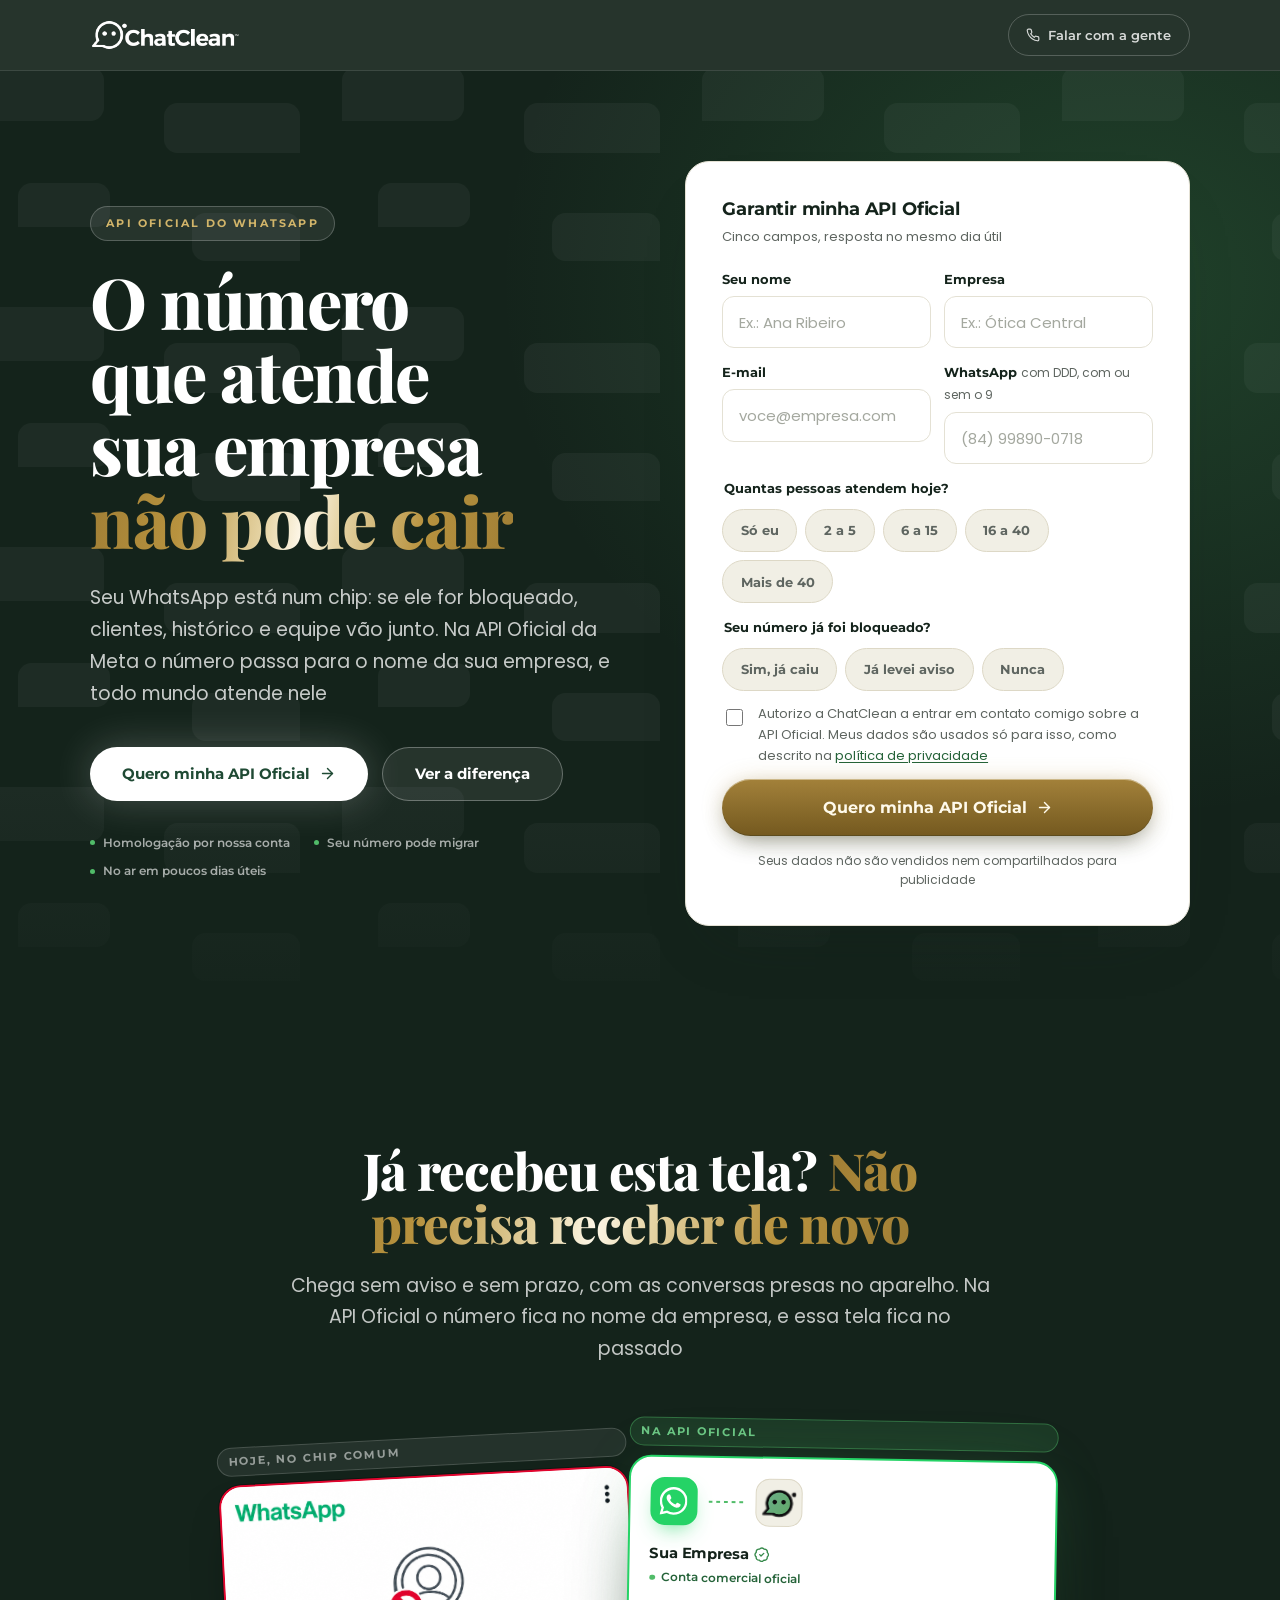
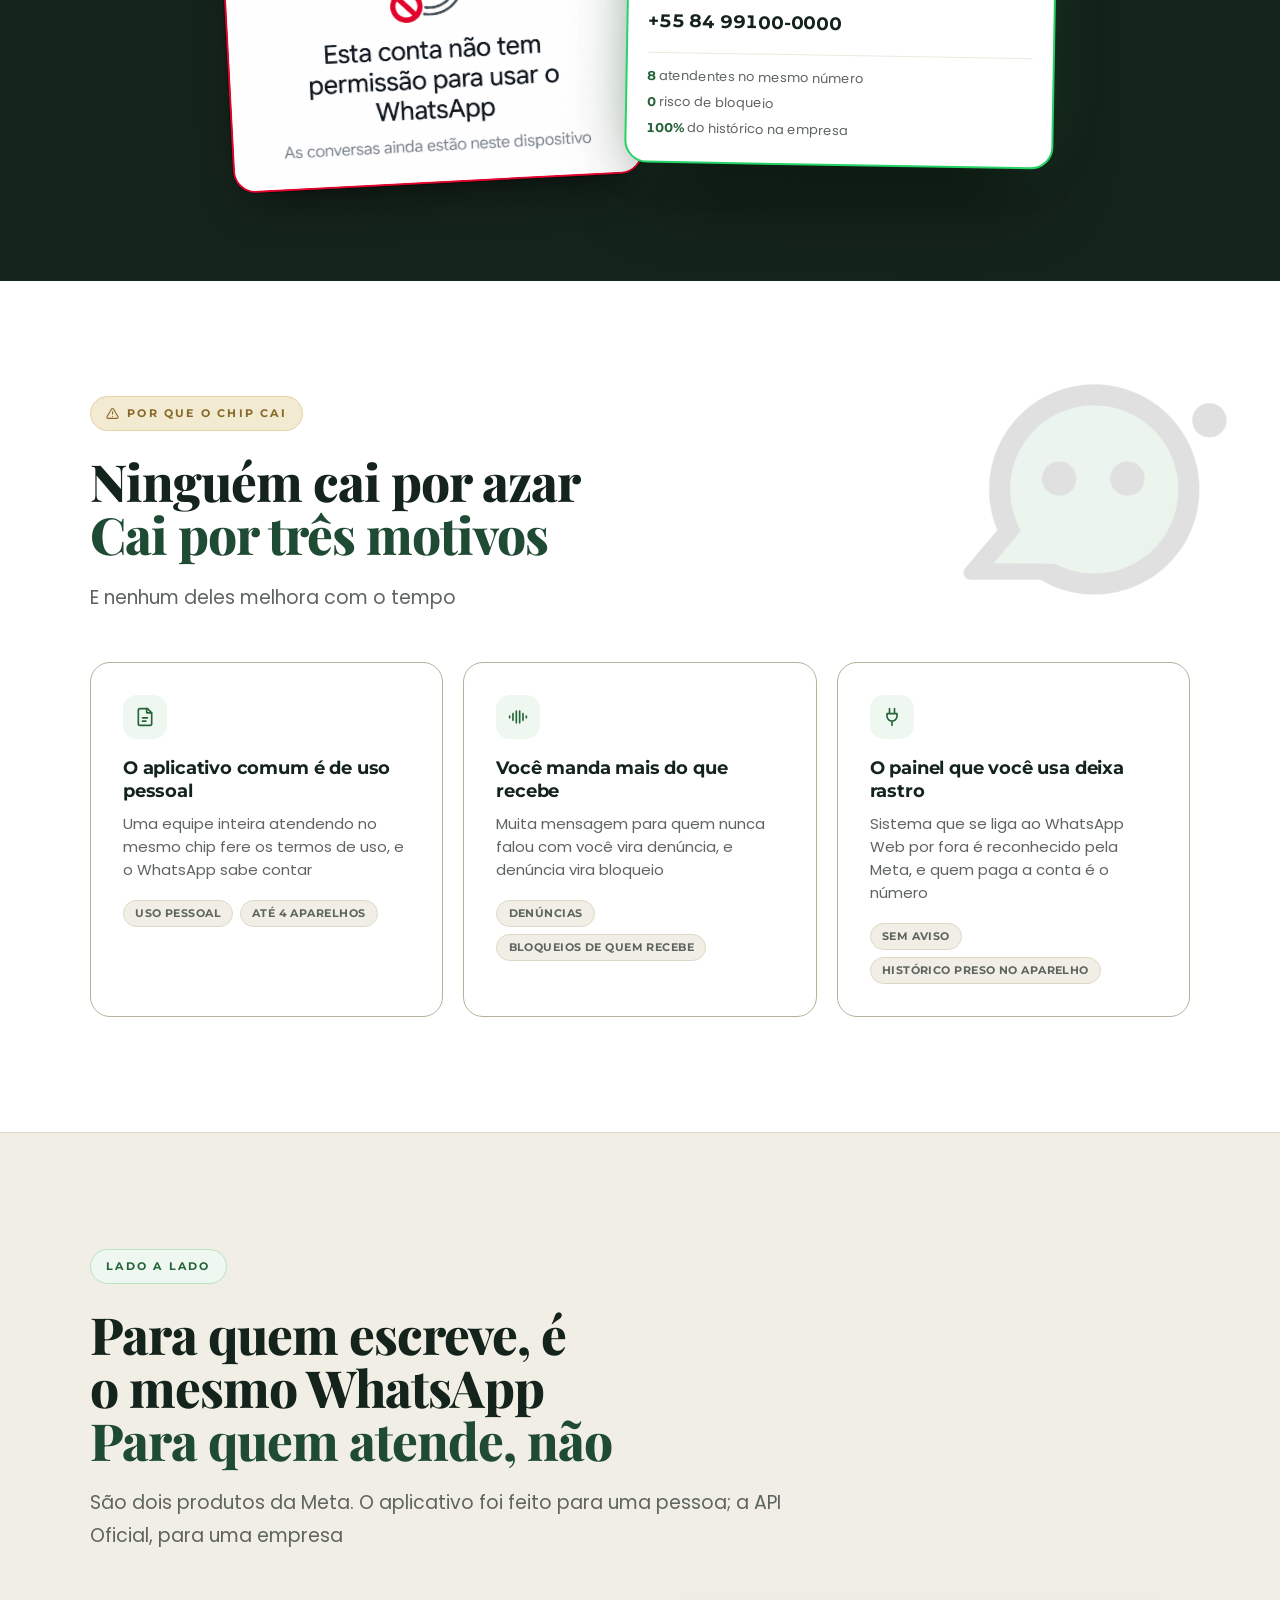
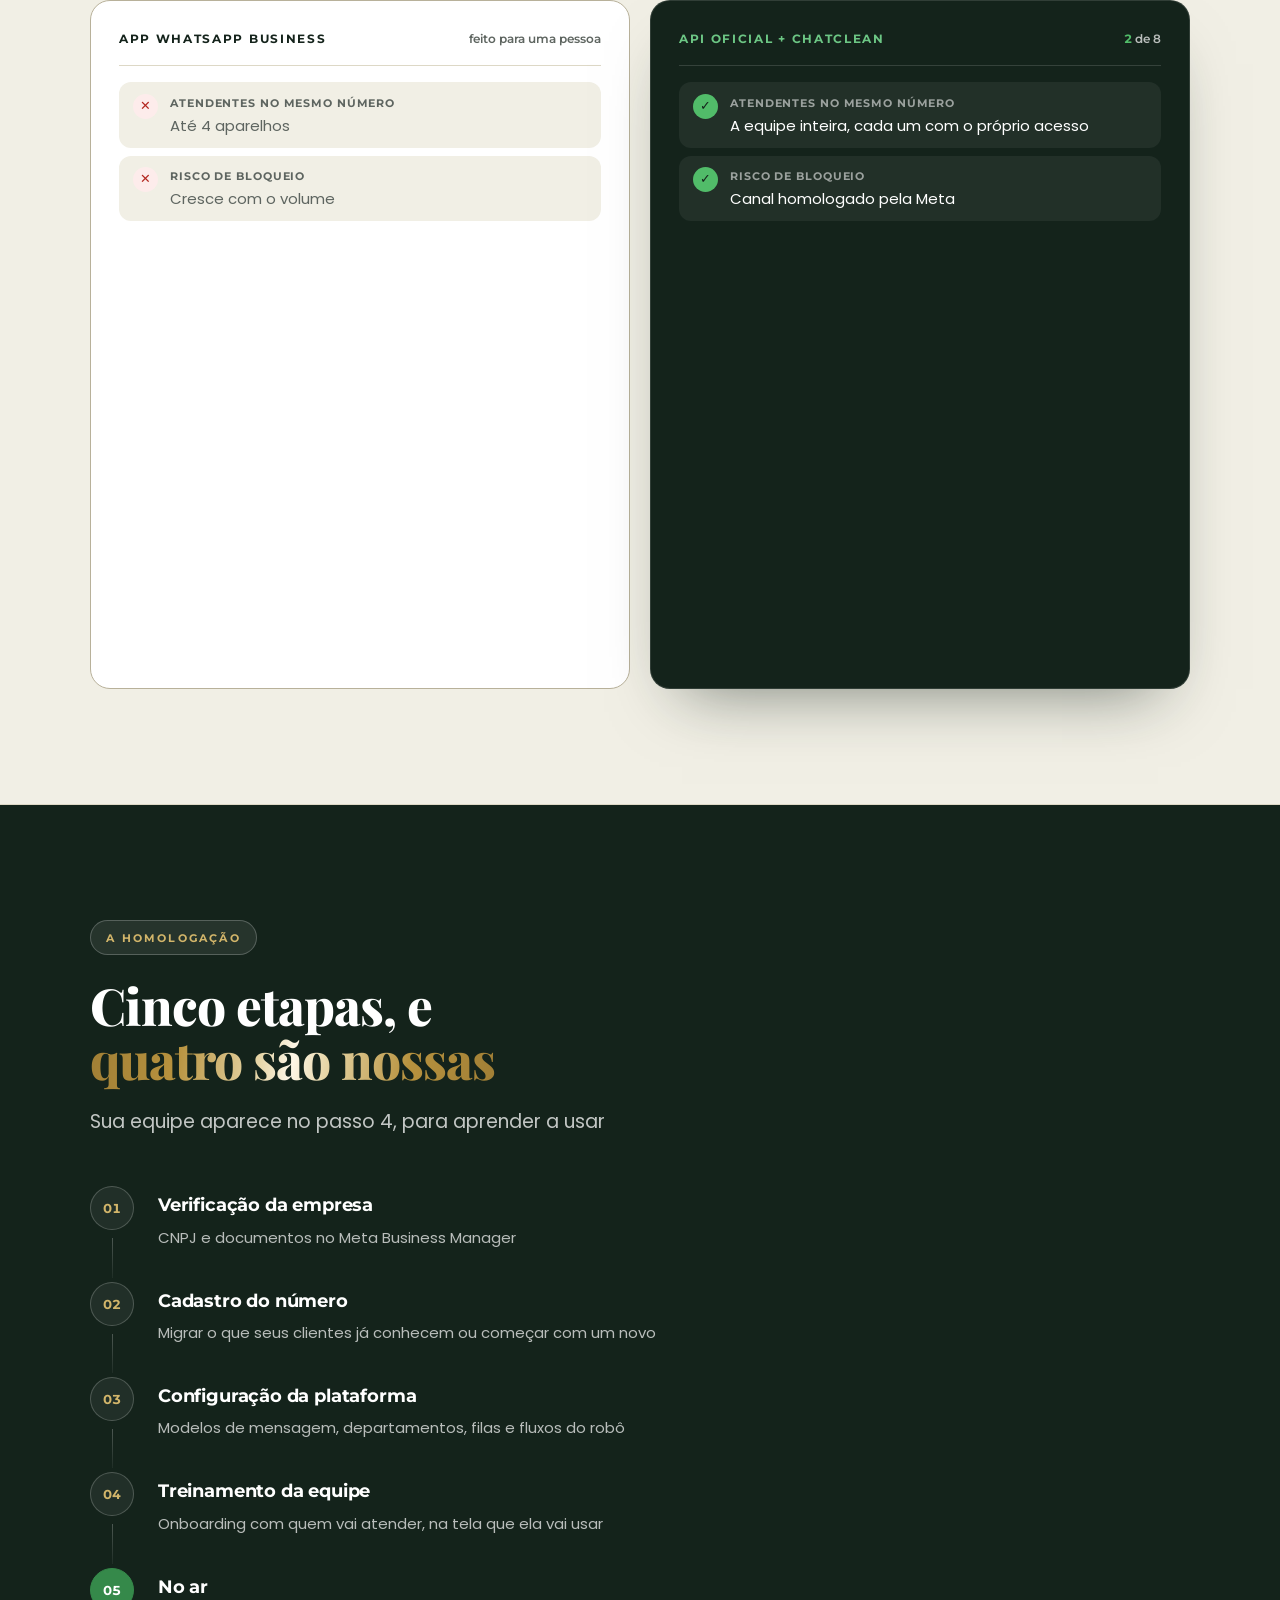
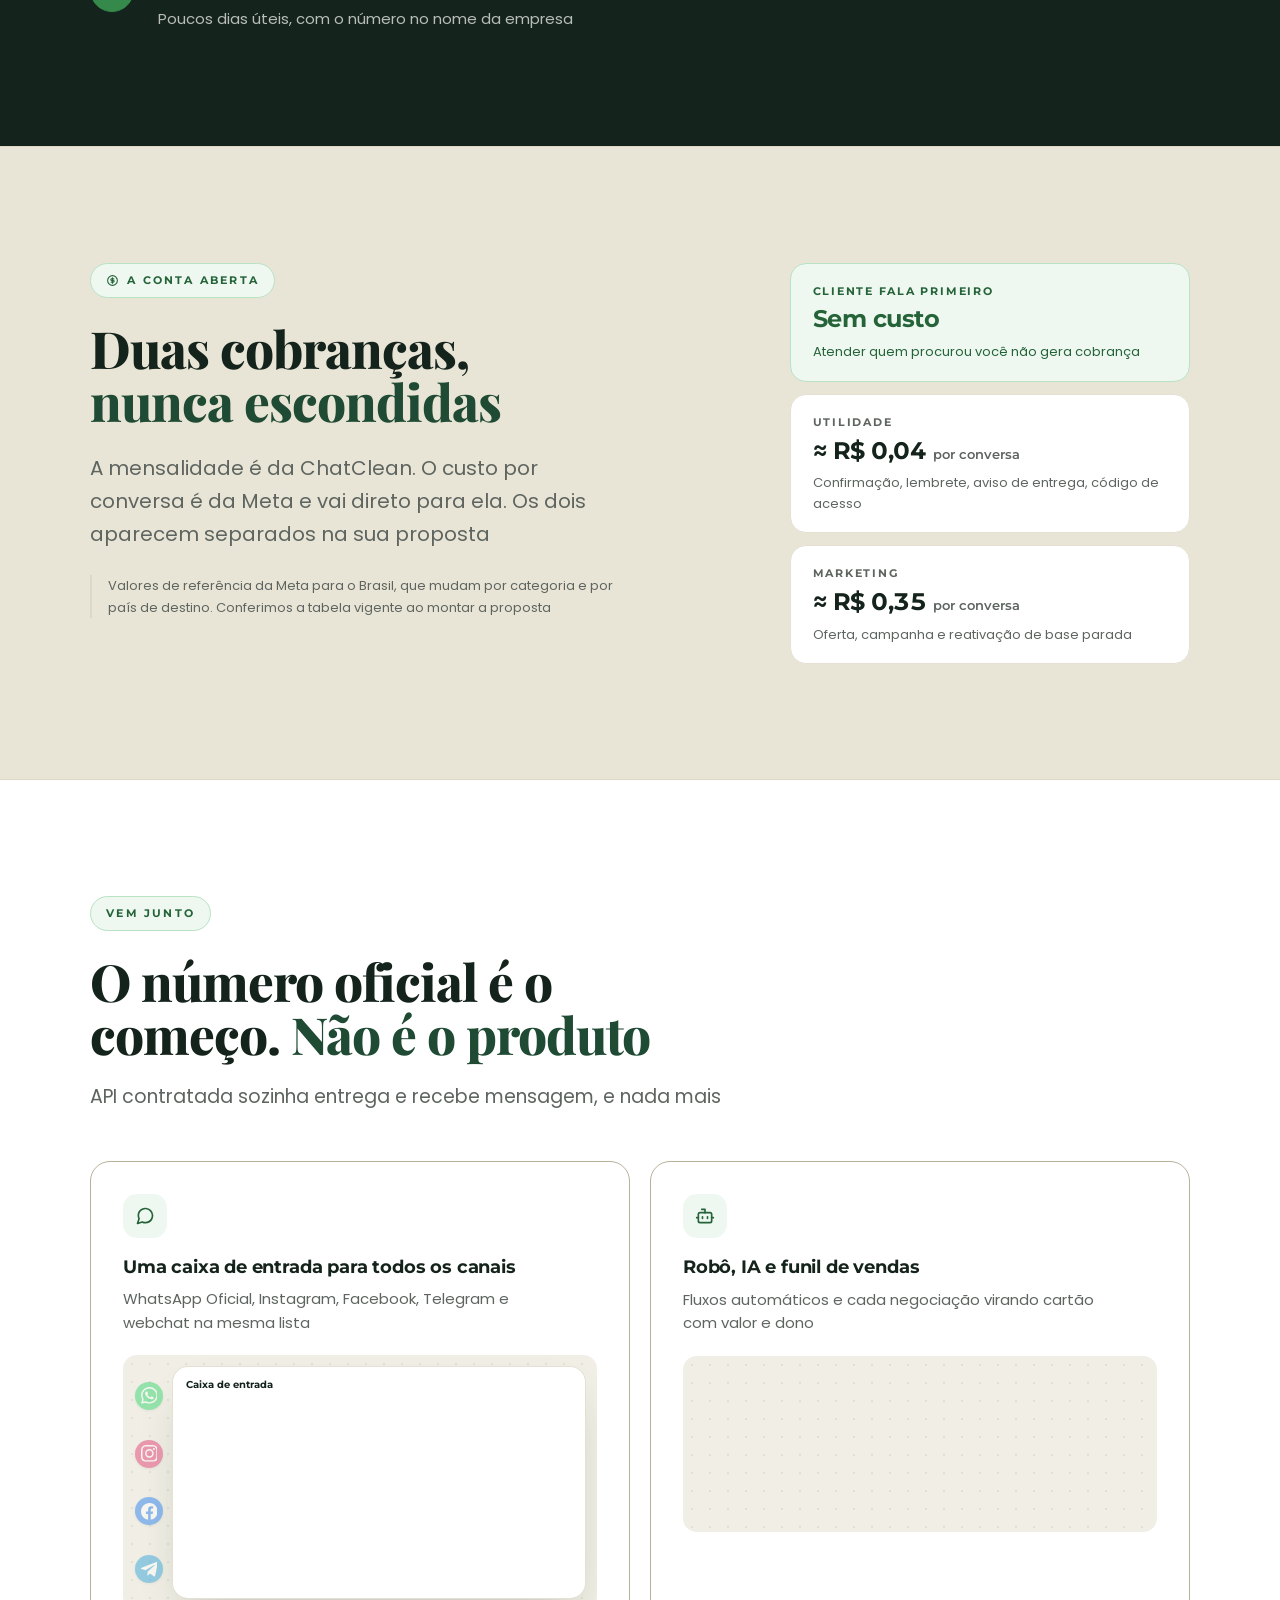
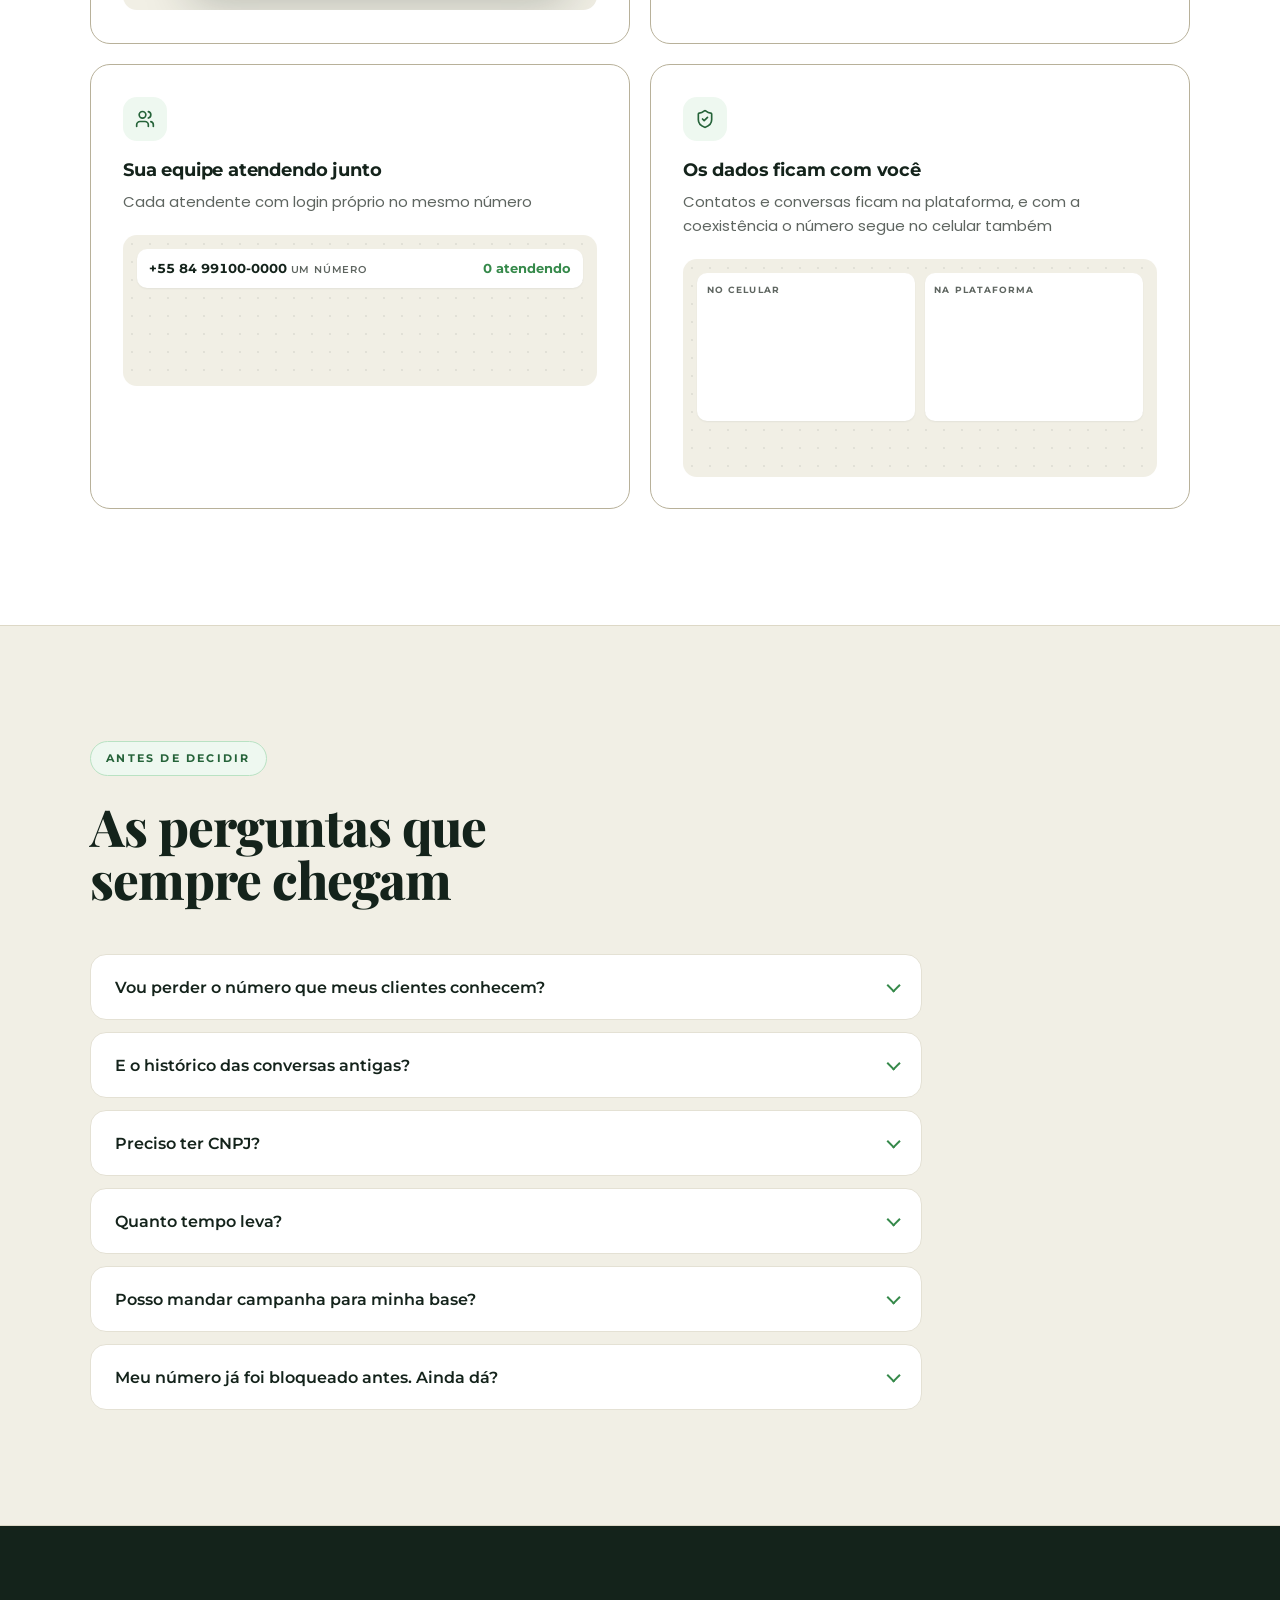
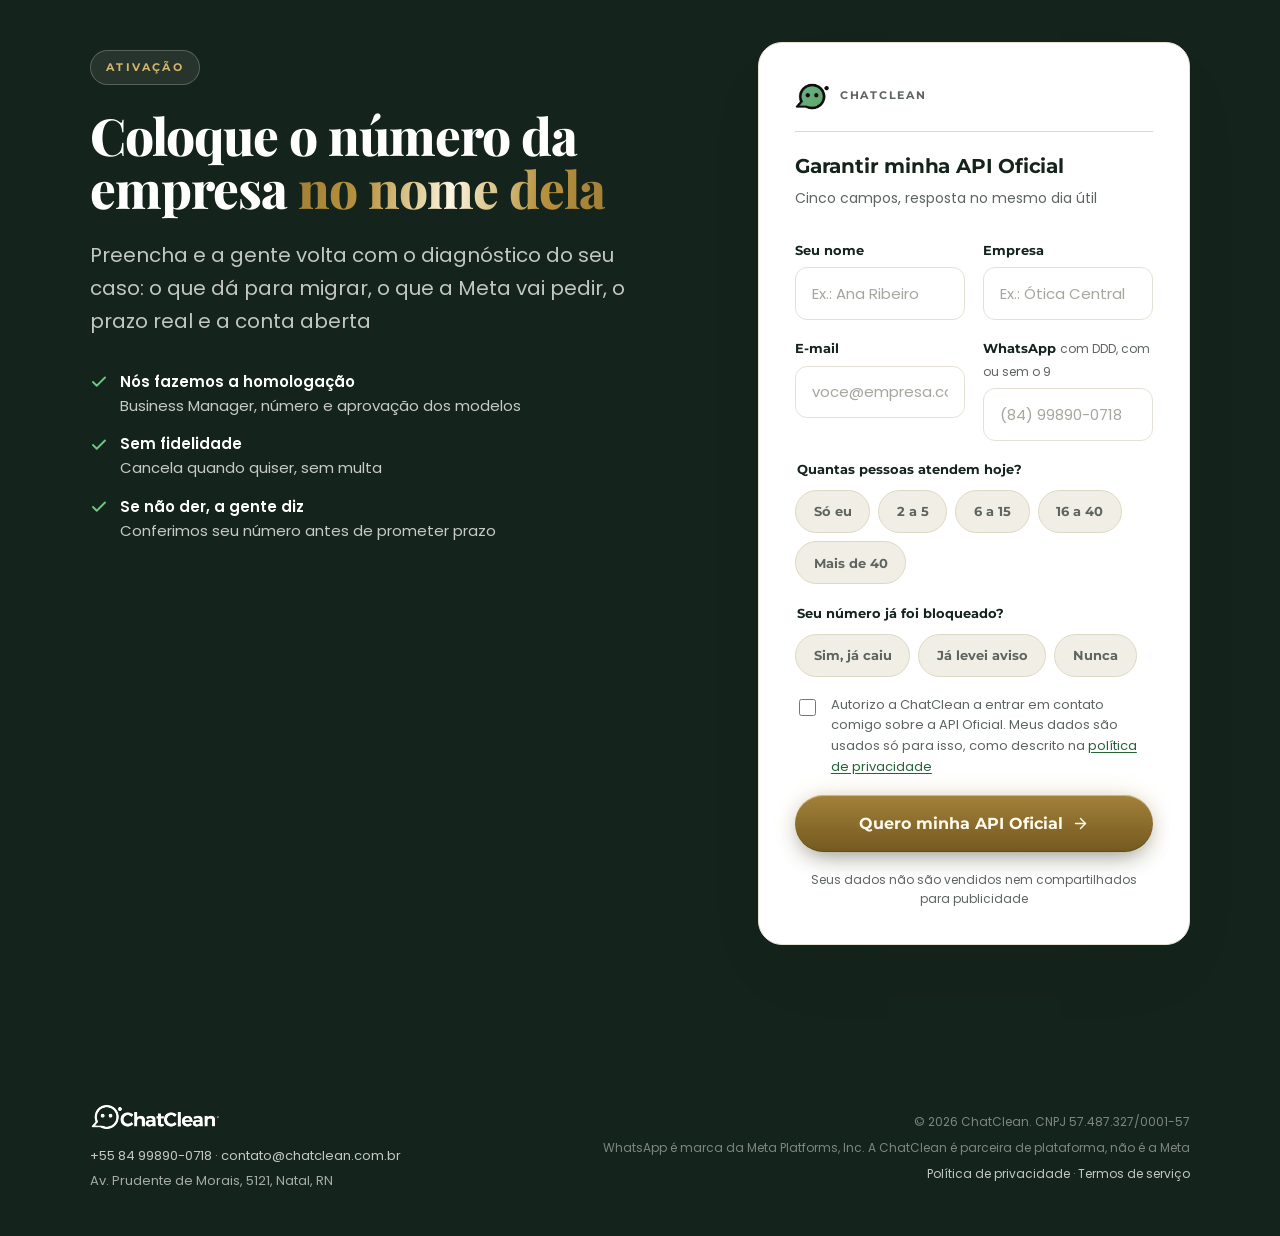
<file: api-oficial.html>
<!doctype html>
<html lang="pt-BR">
  <head>
    <meta charset="UTF-8" />
    <meta name="viewport" content="width=device-width, initial-scale=1.0" />
    <title>API Oficial do WhatsApp | ChatClean</title>
    <meta
      name="description"
      content="Coloque o WhatsApp da sua empresa na API Oficial da Meta: número no CNPJ, equipe inteira no mesmo número e nenhum risco de bloqueio. A ChatClean cuida da homologação."
    />
    <meta name="robots" content="noindex, nofollow" />
    <meta name="theme-color" content="#14231b" />
    <link rel="icon" type="image/svg+xml" href="ativos/marca-chatclean.svg" />

    <!-- =====================================================
         O PIXEL DA META
         ---------------------------------------------------------
         Inline e ANTES das folhas de estilo, de propósito: script
         espera folha pendente para executar, e o PageView desta
         página precisa contar mesmo para quem desiste em dois
         segundos. O `fbevents.js` é assíncrono, então nada disto
         atrasa o desenho da tela.

         Aqui mora só o básico: criar o `fbq`, carregar o script e
         contar a visita. Os eventos que valem dinheiro (Lead,
         ViewContent, Contact) estão em `pixel.js`, no fim do
         `<body>`, e o mesmo Lead sai também do servidor
         (`api/_eventos-da-meta.js`) com o mesmo `event_id`.
         ===================================================== -->
    <script>
      !function(f,b,e,v,n,t,s)
      {if(f.fbq)return;n=f.fbq=function(){n.callMethod?
      n.callMethod.apply(n,arguments):n.queue.push(arguments)};
      if(!f._fbq)f._fbq=n;n.push=n;n.loaded=!0;n.version='2.0';
      n.queue=[];t=b.createElement(e);t.async=!0;
      t.src=v;s=b.getElementsByTagName(e)[0];
      s.parentNode.insertBefore(t,s)}(window, document,'script',
      'https://connect.facebook.net/en_US/fbevents.js');
      fbq('init', '1773986837313693');
      fbq('track', 'PageView');
    </script>

    <!-- O TINTIM: liga a conversa que chega no WhatsApp ao anúncio
         que trouxe a visita. Assíncrono, como o da Meta. -->
    <script>
      (function(window, document, script) {
        if (!window.tt) {
          window.tt = window.tt || {};

          c = document.getElementsByTagName('head')[0];
          k = document.createElement('script');
          k.async = 1;
          k.src = script;
          c.appendChild(k);
        }

        window.tt.accountCode = '1d5367b1-6da3-45a2-b951-2e6c5379dc1e';

      })(window, document, '//s.tintim.app/static/core/tintim-1.0.js');
    </script>

    <!-- Identidade tipográfica do site: Playfair Display (display),
         Poppins (texto) e Montserrat (rótulos, botões e caixa alta). -->
    <link rel="preconnect" href="https://fonts.googleapis.com" />
    <link rel="preconnect" href="https://fonts.gstatic.com" crossorigin />
    <link
      href="https://fonts.googleapis.com/css2?family=Playfair+Display:wght@600;700;800&family=Poppins:wght@400;500;600;700&family=Montserrat:wght@500;600;700&display=swap"
      rel="stylesheet"
    />

    <link rel="stylesheet" href="base.css" />
    <link rel="stylesheet" href="cenas.css" />
    <link rel="stylesheet" href="estilo-api-oficial.css" />
  </head>

  <body>
    <!-- A visita de quem está sem JavaScript. O trecho da Meta põe isto no
         <head>, onde <img> não é válido; o parser o moveria para cá. -->
    <noscript
      ><img
        height="1"
        width="1"
        style="display: none"
        alt=""
        src="https://www.facebook.com/tr?id=1773986837313693&amp;ev=PageView&amp;noscript=1"
    /></noscript>

    <svg hidden aria-hidden="true">
      <defs>
        <!-- A marca do WhatsApp. Entra aqui porque o assunto DA PÁGINA é o
             WhatsApp: é referência ao produto de que se fala, ao lado da
             marca da ChatClean, que é de quem é a página. O aviso de marca
             registrada está no rodapé. -->
        <symbol id="i-whatsapp" viewBox="0 0 24 24" fill="currentColor">
          <path d="M17.472 14.382c-.297-.149-1.758-.867-2.03-.967-.273-.099-.471-.148-.67.15-.197.297-.767.966-.94 1.164-.173.199-.347.223-.644.075-.297-.15-1.255-.463-2.39-1.475-.883-.788-1.48-1.761-1.653-2.059-.173-.297-.018-.458.13-.606.134-.133.298-.347.446-.52.149-.174.198-.298.298-.497.099-.198.05-.371-.025-.52-.075-.149-.669-1.612-.916-2.207-.242-.579-.487-.5-.669-.51a12.8 12.8 0 0 0-.57-.01c-.198 0-.52.074-.792.372-.272.297-1.04 1.016-1.04 2.479 0 1.462 1.065 2.875 1.213 3.074.149.198 2.096 3.2 5.077 4.487.709.306 1.262.489 1.694.625.712.227 1.36.195 1.872.118.571-.085 1.758-.719 2.006-1.413.248-.694.248-1.289.173-1.413-.074-.124-.272-.198-.57-.347m-5.421 7.403h-.004a9.87 9.87 0 0 1-5.031-1.378l-.361-.214-3.741.982.998-3.648-.235-.374a9.86 9.86 0 0 1-1.51-5.26c.001-5.45 4.436-9.884 9.888-9.884 2.64 0 5.122 1.03 6.988 2.898a9.825 9.825 0 0 1 2.893 6.994c-.003 5.45-4.437 9.884-9.885 9.884m8.413-18.297A11.815 11.815 0 0 0 12.05 0C5.495 0 .16 5.335.157 11.892c0 2.096.547 4.142 1.588 5.945L.057 24l6.305-1.654a11.882 11.882 0 0 0 5.683 1.448h.005c6.554 0 11.89-5.335 11.893-11.893a11.821 11.821 0 0 0-3.48-8.413Z" />
        </symbol>
        <symbol id="i-seta" viewBox="0 0 24 24" fill="none" stroke="currentColor" stroke-width="2" stroke-linecap="round" stroke-linejoin="round">
          <path d="M5 12h14" /><path d="m12 5 7 7-7 7" />
        </symbol>
        <symbol id="i-confere" viewBox="0 0 24 24" fill="none" stroke="currentColor" stroke-width="2.5" stroke-linecap="round" stroke-linejoin="round">
          <path d="M20 6 9 17l-5-5" />
        </symbol>
        <symbol id="i-fone" viewBox="0 0 24 24" fill="none" stroke="currentColor" stroke-width="2" stroke-linecap="round" stroke-linejoin="round">
          <path d="M22 16.92v3a2 2 0 0 1-2.18 2 19.79 19.79 0 0 1-8.63-3.07 19.5 19.5 0 0 1-6-6 19.79 19.79 0 0 1-3.07-8.67A2 2 0 0 1 4.11 2h3a2 2 0 0 1 2 1.72c.127.96.361 1.903.7 2.81a2 2 0 0 1-.45 2.11L8.09 9.91a16 16 0 0 0 6 6l1.27-1.27a2 2 0 0 1 2.11-.45c.907.339 1.85.573 2.81.7A2 2 0 0 1 22 16.92Z" />
        </symbol>
        <symbol id="i-escudo" viewBox="0 0 24 24" fill="none" stroke="currentColor" stroke-width="2" stroke-linecap="round" stroke-linejoin="round">
          <path d="M20 13c0 5-3.5 7.5-7.66 8.95a1 1 0 0 1-.67-.01C7.5 20.5 4 18 4 13V6a1 1 0 0 1 1-1c2 0 4.5-1.2 6.24-2.72a1.17 1.17 0 0 1 1.52 0C14.51 3.81 17 5 19 5a1 1 0 0 1 1 1z" /><path d="m9 12 2 2 4-4" />
        </symbol>
        <symbol id="i-selo" viewBox="0 0 24 24" fill="none" stroke="currentColor" stroke-width="2" stroke-linecap="round" stroke-linejoin="round">
          <path d="M3.85 8.62a4 4 0 0 1 4.78-4.77 4 4 0 0 1 6.74 0 4 4 0 0 1 4.78 4.78 4 4 0 0 1 0 6.74 4 4 0 0 1-4.77 4.78 4 4 0 0 1-6.75 0 4 4 0 0 1-4.78-4.77 4 4 0 0 1 0-6.76Z" /><path d="m9 12 2 2 4-4" />
        </symbol>
        <symbol id="i-pessoas" viewBox="0 0 24 24" fill="none" stroke="currentColor" stroke-width="2" stroke-linecap="round" stroke-linejoin="round">
          <path d="M16 21v-2a4 4 0 0 0-4-4H6a4 4 0 0 0-4 4v2" /><circle cx="9" cy="7" r="4" /><path d="M22 21v-2a4 4 0 0 0-3-3.87M16 3.13a4 4 0 0 1 0 7.75" />
        </symbol>
        <symbol id="i-alerta" viewBox="0 0 24 24" fill="none" stroke="currentColor" stroke-width="2" stroke-linecap="round" stroke-linejoin="round">
          <path d="M12 9v4m0 4h.01" /><path d="M10.29 3.86 1.82 18a2 2 0 0 0 1.71 3h16.94a2 2 0 0 0 1.71-3L13.71 3.86a2 2 0 0 0-3.42 0Z" />
        </symbol>
        <symbol id="i-contrato" viewBox="0 0 24 24" fill="none" stroke="currentColor" stroke-width="2" stroke-linecap="round" stroke-linejoin="round">
          <path d="M15 2H6a2 2 0 0 0-2 2v16a2 2 0 0 0 2 2h12a2 2 0 0 0 2-2V7z" /><path d="M14 2v5h6M9 13h6m-6 4h4" />
        </symbol>
        <symbol id="i-onda" viewBox="0 0 24 24" fill="none" stroke="currentColor" stroke-width="2" stroke-linecap="round" stroke-linejoin="round">
          <path d="M2 13v-2m4 5V8m4 11V5m4 14V5m4 11V8m4 5v-2" />
        </symbol>
        <symbol id="i-plugue" viewBox="0 0 24 24" fill="none" stroke="currentColor" stroke-width="2" stroke-linecap="round" stroke-linejoin="round">
          <path d="M9 2v6m6-6v6M6 8h12v3a6 6 0 0 1-6 6 6 6 0 0 1-6-6zm6 9v5" />
        </symbol>
        <symbol id="i-moeda" viewBox="0 0 24 24" fill="none" stroke="currentColor" stroke-width="2" stroke-linecap="round" stroke-linejoin="round">
          <circle cx="12" cy="12" r="9" /><path d="M14.5 9h-4a1.5 1.5 0 0 0 0 3h3a1.5 1.5 0 0 1 0 3h-4M12 7v10" />
        </symbol>
        <symbol id="i-mensagem" viewBox="0 0 24 24" fill="none" stroke="currentColor" stroke-width="2" stroke-linecap="round" stroke-linejoin="round">
          <path d="M21 11.5a8.38 8.38 0 0 1-.9 3.8 8.5 8.5 0 0 1-7.6 4.7 8.38 8.38 0 0 1-3.8-.9L3 21l1.9-5.7a8.38 8.38 0 0 1-.9-3.8 8.5 8.5 0 0 1 4.7-7.6 8.38 8.38 0 0 1 3.8-.9h.5a8.48 8.48 0 0 1 8 8z" />
        </symbol>
        <symbol id="i-robo" viewBox="0 0 24 24" fill="none" stroke="currentColor" stroke-width="2" stroke-linecap="round" stroke-linejoin="round">
          <path d="M12 8V4H8" /><rect width="16" height="12" x="4" y="8" rx="2" /><path d="M2 14h2m16 0h2M15 13v2m-6-2v2" />
        </symbol>
        <symbol id="i-instagram" viewBox="0 0 24 24" fill="currentColor">
          <path d="M12 2.16c3.2 0 3.58.01 4.85.07 1.17.05 1.8.25 2.23.41.56.22.96.48 1.38.9.42.42.68.82.9 1.38.16.42.36 1.06.41 2.23.06 1.27.07 1.65.07 4.85s-.01 3.58-.07 4.85c-.05 1.17-.25 1.8-.41 2.23-.22.56-.48.96-.9 1.38-.42.42-.82.68-1.38.9-.42.16-1.06.36-2.23.41-1.27.06-1.65.07-4.85.07s-3.58-.01-4.85-.07c-1.17-.05-1.8-.25-2.23-.41-.56-.22-.96-.48-1.38-.9a3.7 3.7 0 0 1-.9-1.38c-.16-.42-.36-1.06-.41-2.23-.06-1.27-.07-1.65-.07-4.85s.01-3.58.07-4.85c.05-1.17.25-1.8.41-2.23.22-.56.48-.96.9-1.38.42-.42.82-.68 1.38-.9.42-.16 1.06-.36 2.23-.41 1.27-.06 1.65-.07 4.85-.07M12 0C8.74 0 8.33.01 7.05.07c-1.28.06-2.15.26-2.91.56-.79.31-1.46.72-2.13 1.38A5.9 5.9 0 0 0 .63 4.14c-.3.76-.5 1.63-.56 2.91C.01 8.33 0 8.74 0 12s.01 3.67.07 4.95c.06 1.28.26 2.15.56 2.91.31.79.72 1.46 1.38 2.13a5.9 5.9 0 0 0 2.13 1.38c.76.3 1.63.5 2.91.56C8.33 23.99 8.74 24 12 24s3.67-.01 4.95-.07c1.28-.06 2.15-.26 2.91-.56a5.9 5.9 0 0 0 2.13-1.38 5.9 5.9 0 0 0 1.38-2.13c.3-.76.5-1.63.56-2.91.06-1.28.07-1.69.07-4.95s-.01-3.67-.07-4.95c-.06-1.28-.26-2.15-.56-2.91a5.9 5.9 0 0 0-1.38-2.13A5.9 5.9 0 0 0 19.86.63c-.76-.3-1.63-.5-2.91-.56C15.67.01 15.26 0 12 0Zm0 5.84a6.16 6.16 0 1 0 0 12.32 6.16 6.16 0 0 0 0-12.32ZM12 16a4 4 0 1 1 0-8 4 4 0 0 1 0 8Zm7.85-10.4a1.44 1.44 0 1 1-2.88 0 1.44 1.44 0 0 1 2.88 0Z" />
        </symbol>
        <symbol id="i-facebook" viewBox="0 0 24 24" fill="currentColor">
          <path d="M24 12.07C24 5.4 18.63 0 12 0S0 5.4 0 12.07C0 18.1 4.39 23.1 10.13 24v-8.44H7.08v-3.49h3.05V9.41c0-3.02 1.79-4.69 4.53-4.69 1.31 0 2.68.24 2.68.24v2.97h-1.51c-1.49 0-1.96.93-1.96 1.89v2.25h3.33l-.53 3.49h-2.8V24C19.61 23.1 24 18.1 24 12.07Z" />
        </symbol>
        <symbol id="i-telegram" viewBox="0 0 24 24" fill="currentColor">
          <path d="M23.91 3.79 20.3 20.84c-.25 1.21-.98 1.5-1.99.94l-5.5-4.07-2.66 2.57c-.3.3-.55.55-1.1.55l.38-5.58 10.16-9.18c.44-.39-.1-.61-.68-.22L6.24 13.28.5 11.49c-1.25-.39-1.27-1.25.26-1.85l22.42-8.64c1.04-.38 1.95.24 1.73 2.79Z" />
        </symbol>
      </defs>
    </svg>

    <header class="topo">
      <div class="envelope topo__interno">
        <a class="topo__marca" href="https://chatclean.com.br" aria-label="ChatClean, página inicial">
          <img src="ativos/chatclean-white.svg" alt="ChatClean" width="150" height="30" />
        </a>
        <a
          class="topo__contato"
          href="https://api.whatsapp.com/send?phone=5584998900718&amp;text=Ol%C3%A1%2C+quero+ativar+a+API+Oficial+do+WhatsApp"
          target="_blank"
          rel="noopener noreferrer"
        >
          <svg aria-hidden="true" width="14" height="14"><use href="#i-fone" /></svg>
          Falar com a gente
        </a>
      </div>
    </header>

    <main>
      <!-- =====================================================
           HERO — a tese é o próprio número. À esquerda o
           WhatsApp com o selo de bloqueio; à direita o mesmo
           WhatsApp ligado à ChatClean, com o perfil verificado.
           Quem passa o olho entende sem ler uma linha.

           As duas peças são ilustração da ChatClean: nenhuma
           reproduz a interface do WhatsApp.
           ===================================================== -->
      <section class="hero">
        <div class="envelope hero__interno">
          <div class="hero__texto">
            <span class="etiqueta etiqueta--noite entra entra--1">API Oficial do WhatsApp</span>

            <h1 class="entra entra--2">
              O número que atende sua empresa
              <span class="latao">não pode cair</span>
            </h1>

            <p class="hero__apoio entra entra--3">
              Seu WhatsApp está num chip: se ele for bloqueado, clientes,
              histórico e equipe vão junto. Na API Oficial da Meta o número
              passa para o nome da sua empresa, e todo mundo atende nele
            </p>

            <div class="par-de-botoes entra entra--4">
              <a class="botao botao--claro" href="#quero">
                Quero minha API Oficial
                <svg class="botao__seta" aria-hidden="true" width="17" height="17"><use href="#i-seta" /></svg>
              </a>
              <a class="botao botao--fantasma" href="#diferenca">Ver a diferença</a>
            </div>

            <ul class="hero__provas entra entra--5">
              <li>Homologação por nossa conta</li>
              <li>Seu número pode migrar</li>
              <li>No ar em poucos dias úteis</li>
            </ul>
          </div>

          <!-- O formulário já na primeira dobra. A cena dos dois estados do
               número, que morava aqui, desceu para a seção logo abaixo do
               hero (`#hoje-e-depois`). O MESMO formulário continua no fim
               da página (`#quero`): quem chega decidido pede aqui, quem
               precisa ler antes pede lá. Os dois enviam para o mesmo lugar,
               e `formulario.js` liga os dois.

               OS IDS LEVAM O PREFIXO `api-hero-`: id repete na página
               inteira, e o formulário do fim já usa `api-`. Dois campos com
               o mesmo id fazem o `label` do segundo focar o input do
               primeiro, do outro lado da página. -->
          <div class="hero__pedido entra entra--4">
            <form class="formulario formulario--hero" data-landing="api-oficial" novalidate>
              <h3 class="formulario__titulo">Garantir minha API Oficial</h3>
              <p class="formulario__nota">Cinco campos, resposta no mesmo dia útil</p>

              <div class="campos campos--duplo">
                <div class="campo">
                  <label for="api-hero-nome">Seu nome</label>
                  <input id="api-hero-nome" name="nome" type="text" autocomplete="name" placeholder="Ex.: Ana Ribeiro" maxlength="120" required aria-describedby="api-hero-erro-nome" />
                  <span class="campo__erro" id="api-hero-erro-nome" data-erro="nome"></span>
                </div>

                <div class="campo">
                  <label for="api-hero-empresa">Empresa</label>
                  <input id="api-hero-empresa" name="empresa" type="text" autocomplete="organization" placeholder="Ex.: Ótica Central" maxlength="120" required aria-describedby="api-hero-erro-empresa" />
                  <span class="campo__erro" id="api-hero-erro-empresa" data-erro="empresa"></span>
                </div>

                <div class="campo">
                  <label for="api-hero-email">E-mail</label>
                  <input id="api-hero-email" name="email" type="email" autocomplete="email" placeholder="voce@empresa.com" maxlength="160" required aria-describedby="api-hero-erro-email" />
                  <span class="campo__erro" id="api-hero-erro-email" data-erro="email"></span>
                </div>

                <div class="campo">
                  <label for="api-hero-whats">WhatsApp <span class="campo__dica">com DDD, com ou sem o 9</span></label>
                  <input id="api-hero-whats" name="telefone" type="tel" inputmode="numeric" autocomplete="tel" placeholder="(84) 99890-0718" maxlength="16" required aria-describedby="api-hero-erro-telefone" />
                  <span class="campo__erro" id="api-hero-erro-telefone" data-erro="telefone"></span>
                </div>

                <fieldset class="pilulas">
                  <legend>Quantas pessoas atendem hoje?</legend>
                  <div class="pilulas__opcoes">
                    <label class="pilula"><input type="radio" name="atendentes" value="so-eu" required /><span>Só eu</span></label>
                    <label class="pilula"><input type="radio" name="atendentes" value="2-5" required /><span>2 a 5</span></label>
                    <label class="pilula"><input type="radio" name="atendentes" value="6-15" required /><span>6 a 15</span></label>
                    <label class="pilula"><input type="radio" name="atendentes" value="16-40" required /><span>16 a 40</span></label>
                    <label class="pilula"><input type="radio" name="atendentes" value="40+" required /><span>Mais de 40</span></label>
                  </div>
                  <span class="campo__erro" data-erro="atendentes"></span>
                </fieldset>

                <fieldset class="pilulas">
                  <legend>Seu número já foi bloqueado?</legend>
                  <div class="pilulas__opcoes">
                    <label class="pilula"><input type="radio" name="bloqueio" value="sim" required /><span>Sim, já caiu</span></label>
                    <label class="pilula"><input type="radio" name="bloqueio" value="quase" required /><span>Já levei aviso</span></label>
                    <label class="pilula"><input type="radio" name="bloqueio" value="nao" required /><span>Nunca</span></label>
                  </div>
                  <span class="campo__erro" data-erro="bloqueio"></span>
                </fieldset>

                <label class="aceite" for="api-hero-aceite">
                  <input id="api-hero-aceite" name="aceite" type="checkbox" required aria-describedby="api-hero-erro-aceite" />
                  <span>
                    Autorizo a ChatClean a entrar em contato comigo sobre a API
                    Oficial. Meus dados são usados só para isso, como descrito na
                    <a href="https://chatclean.com.br/politica-de-privacidade" target="_blank" rel="noopener noreferrer">política de privacidade</a>
                    <span class="campo__erro" id="api-hero-erro-aceite" data-erro="aceite"></span>
                  </span>
                </label>

                <!-- CAMPO-ISCA, igual ao do formulário do fim: fora da tela e
                     fora da ordem de tabulação. Robô preenche, o servidor
                     descarta sem dizer por quê. NÃO use `display: none`. -->
                <div class="isca" aria-hidden="true">
                  <label for="api-hero-site">Site</label>
                  <input id="api-hero-site" name="site" type="text" tabindex="-1" autocomplete="off" />
                </div>

                <div class="campo-de-envio">
                  <button class="botao botao--latao botao--largo" type="submit">
                    Quero minha API Oficial
                    <svg class="botao__seta" aria-hidden="true" width="17" height="17"><use href="#i-seta" /></svg>
                  </button>
                </div>
              </div>

              <p class="recado" data-recado role="status" hidden></p>

              <p class="formulario__rodape">
                Seus dados não são vendidos nem compartilhados para publicidade
              </p>
            </form>
          </div>
        </div>
      </section>

      <!-- =====================================================
           O antes e o depois do número. Esta cena ABRIA a página,
           no hero; desceu para cá quando o formulário subiu para a
           primeira dobra. Continua sendo o argumento visual da
           landing: a mesma marca apagada de um lado e acesa do
           outro, e o fio correndo até a ChatClean. A seção é
           verde-noite porque as duas telas foram desenhadas para
           esse fundo, e trocá-lo seria redesenhar as duas.
           ===================================================== -->
      <section class="secao secao--noite" id="hoje-e-depois">
        <div class="envelope">
          <div class="titulo-de-secao centralizado">
            <!-- A seção é a DOR TORNADA CONCRETA, logo depois da promessa do
                 hero: o print real é a prova, a seção seguinte explica o
                 porquê. Pergunta retórica na língua de quem já passou por
                 isso ("já recebeu esta tela?"), e a saída dita pelo nome,
                 sem "esta"/"ela" soltos, que era o que deixava a copy
                 anterior vaga. Sem "à esquerda" e "à direita" porque no celular
                 a composição é a MESMA do desktop, só que menor: as duas
                 telas lado a lado, inclinadas, a oficial na frente. Não é
                 carrossel (já foi, e não era o que se queria). -->
            <h2>Já recebeu esta tela? <span class="latao">Não precisa receber de novo</span></h2>
            <p class="linha-de-apoio">
              Chega sem aviso e sem prazo, com as conversas
              presas no aparelho. Na API Oficial o número fica no nome da
              empresa, e essa tela fica no passado
            </p>
          </div>

          <div class="cena-dos-estados">
            <figure class="tela tela--caida">
              <figcaption class="tela__rotulo">Hoje, no chip comum</figcaption>
              <!-- Print real, e não ilustração: a tela verdadeira convence
                   mais do que qualquer desenho. É o único lugar da página
                   que reproduz a interface do WhatsApp, por ser prova.
                   Servido no tamanho em que foi tirado (183px): esticar
                   borraria, e prova borrada é o oposto de prova. -->
              <div class="tela__corpo tela__corpo--print">
                <img
                  class="tela__print"
                  src="ativos/bloqueio-real.png"
                  alt="Tela real do WhatsApp com o aviso: esta conta não tem permissão para usar o WhatsApp. As conversas ainda estão neste dispositivo, e o único botão é solicitar uma análise."
                  width="880"
                  height="657"
                  loading="lazy"
                  decoding="async"
                />
              </div>
            </figure>

            <figure class="tela tela--oficial">
              <figcaption class="tela__rotulo tela__rotulo--verde">Na API Oficial</figcaption>
              <div class="tela__corpo" role="img"
                   aria-label="Ilustração do WhatsApp ligado à ChatClean: conta comercial oficial verificada, oito atendentes no mesmo número e nenhum risco de bloqueio.">
                <!-- O par que a página vende: o WhatsApp de um lado, a
                     ChatClean do outro, e o fio correndo entre os dois. -->
                <div class="dupla">
                  <span class="app__icone app__icone--vivo">
                    <svg aria-hidden="true"><use href="#i-whatsapp" /></svg>
                  </span>
                  <span class="dupla__elo" aria-hidden="true"></span>
                  <span class="dupla__marca">
                    <img src="ativos/marca-chatclean.svg" alt="" width="34" height="34" />
                  </span>
                </div>

                <div class="perfil">
                  <p class="perfil__nome">
                    Sua Empresa
                    <svg class="perfil__selo" aria-label="Verificada" width="15" height="15"><use href="#i-selo" /></svg>
                  </p>
                  <p class="perfil__estado">
                    <i class="pulso" aria-hidden="true"></i>
                    Conta comercial oficial
                  </p>
                </div>

                <p class="tela__numero tela__numero--vivo">+55 84 99100-0000</p>

                <ul class="tela__contagem tela__contagem--viva">
                  <li><b>8</b> atendentes no mesmo número</li>
                  <li><b>0</b> risco de bloqueio</li>
                  <li><b>100%</b> do histórico na empresa</li>
                </ul>
              </div>
            </figure>
          </div>
        </div>
      </section>

      <!-- =====================================================
           O mecanismo. Antes de vender a solução, explicar por
           que o problema acontece: quem entende o motivo não
           tenta o atalho de novo.
           ===================================================== -->
      <section class="secao secao--marcada">
        <div class="envelope">
          <div class="titulo-de-secao">
            <span class="etiqueta etiqueta--latao">
              <svg aria-hidden="true" width="13" height="13"><use href="#i-alerta" /></svg>
              Por que o chip cai
            </span>
            <!-- Uma ideia por seção: o bloqueio tem causa, e a causa não
                 passa sozinha. Os três cards são as três causas, ditas do
                 lado de quem tem o número, não do lado de quem detecta. -->
            <h2>Ninguém cai por azar <span class="destaque">Cai por três motivos</span></h2>
            <p>E nenhum deles melhora com o tempo</p>
          </div>

          <div class="grade grade--3" data-carrossel>
            <article class="cartao">
              <span class="selo-de-icone"><svg aria-hidden="true"><use href="#i-contrato" /></svg></span>
              <h3>O aplicativo comum é de uso pessoal</h3>
              <p>Uma equipe inteira atendendo no mesmo chip fere os termos de uso, e o WhatsApp sabe contar</p>
              <div class="chips">
                <span class="chip">uso pessoal</span>
                <span class="chip">até 4 aparelhos</span>
              </div>
            </article>

            <article class="cartao">
              <span class="selo-de-icone"><svg aria-hidden="true"><use href="#i-onda" /></svg></span>
              <h3>Você manda mais do que recebe</h3>
              <p>Muita mensagem para quem nunca falou com você vira denúncia, e denúncia vira bloqueio</p>
              <div class="chips">
                <span class="chip">denúncias</span>
                <span class="chip">bloqueios de quem recebe</span>
              </div>
            </article>

            <article class="cartao">
              <span class="selo-de-icone"><svg aria-hidden="true"><use href="#i-plugue" /></svg></span>
              <h3>O painel que você usa deixa rastro</h3>
              <p>Sistema que se liga ao WhatsApp Web por fora é reconhecido pela Meta, e quem paga a conta é o número</p>
              <div class="chips">
                <span class="chip">sem aviso</span>
                <span class="chip">histórico preso no aparelho</span>
              </div>
            </article>
          </div>
        </div>
      </section>

      <!-- =====================================================
           O duelo: o aplicativo comum contra a API Oficial, nos
           oito critérios que decidem. Já foi uma tabela; virou
           dois cards lado a lado com os critérios entrando em
           pares, no motor de cenas do site (`cenas.js`): o lado
           do app apaga com um ✕, o lado oficial acende com um ✓,
           e o placar do card oficial sobe até 8 de 8.

           NÃO É `aria-hidden`: diferente dos palcos dos cartões
           de recurso, isto é o conteúdo, não ilustração dele. As
           peças escondidas por opacidade continuam legíveis para
           leitor de tela, e com "reduzir movimento" o motor mostra
           tudo de uma vez.
           ===================================================== -->
      <section class="secao secao--creme" id="diferenca">
        <div class="envelope">
          <div class="titulo-de-secao">
            <span class="etiqueta">Lado a lado</span>
            <h2>Para quem escreve, é o mesmo WhatsApp <span class="destaque">Para quem atende, não</span></h2>
            <p>São dois produtos da Meta. O aplicativo foi feito para uma pessoa; a API Oficial, para uma empresa</p>
          </div>

          <div class="duelo palco" data-cena data-uma-vez data-passos="700,600,600,600,600,600,600,600">
            <article class="duelo__lado duelo__lado--app">
              <header class="duelo__cabeca">
                <span class="duelo__nome">App WhatsApp Business</span>
                <span class="duelo__placar">feito para uma pessoa</span>
              </header>
              <ul class="duelo__lista">
                <li data-surge-em="1"><b>Atendentes no mesmo número</b><span>Até 4 aparelhos</span></li>
                <li data-surge-em="2"><b>Risco de bloqueio</b><span>Cresce com o volume</span></li>
                <li data-surge-em="3"><b>Dono do número</b><span>Quem está com o celular</span></li>
                <li data-surge-em="4"><b>Campanhas em escala</b><span>Lista de transmissão, com risco</span></li>
                <li data-surge-em="5"><b>Robô e Agente de IA</b><span>Só aviso de ausência</span></li>
                <li data-surge-em="6"><b>Conexão com CRM</b><span>Nenhuma</span></li>
                <li data-surge-em="7"><b>Relatórios</b><span>Contagem de mensagens</span></li>
                <li data-surge-em="8"><b>Quando dá problema</b><span>Você descobre com o número fora</span></li>
              </ul>
            </article>

            <article class="duelo__lado duelo__lado--oficial">
              <header class="duelo__cabeca">
                <span class="duelo__nome">API Oficial + ChatClean</span>
                <span class="duelo__placar duelo__placar--conta"><b class="duelo__numero"></b> de 8</span>
              </header>
              <ul class="duelo__lista">
                <li data-surge-em="1"><b>Atendentes no mesmo número</b><span>A equipe inteira, cada um com o próprio acesso</span></li>
                <li data-surge-em="2"><b>Risco de bloqueio</b><span>Canal homologado pela Meta</span></li>
                <li data-surge-em="3"><b>Dono do número</b><span>O CNPJ, com perfil oficial</span></li>
                <li data-surge-em="4"><b>Campanhas em escala</b><span>Modelos aprovados pela Meta</span></li>
                <li data-surge-em="5"><b>Robô e Agente de IA</b><span>Fluxos e IA que passam para uma pessoa</span></li>
                <li data-surge-em="6"><b>Conexão com CRM</b><span>Funil, contatos e webhook nativos</span></li>
                <li data-surge-em="7"><b>Relatórios</b><span>Tempo de resposta, atendente e etapa</span></li>
                <li data-surge-em="8"><b>Quando dá problema</b><span>Suporte em português, antes de o número cair</span></li>
              </ul>
            </article>
          </div>
        </div>
      </section>

      <!-- =====================================================
           Os cinco passos. São numerados porque a ordem é real:
           não dá para cadastrar o número antes de verificar a
           empresa na Meta. O fio vertical é essa dependência.
           ===================================================== -->
      <section class="secao secao--noite">
        <div class="envelope">
          <div class="titulo-de-secao">
            <span class="etiqueta etiqueta--noite">A homologação</span>
            <h2>Cinco etapas, e <span class="latao">quatro são nossas</span></h2>
            <p>Sua equipe aparece no passo 4, para aprender a usar</p>
          </div>

          <ol class="caminho">
            <li class="passo">
              <span class="passo__numero">01</span>
              <div>
                <h3>Verificação da empresa</h3>
                <p>CNPJ e documentos no Meta Business Manager</p>
              </div>
            </li>
            <li class="passo">
              <span class="passo__numero">02</span>
              <div>
                <h3>Cadastro do número</h3>
                <p>Migrar o que seus clientes já conhecem ou começar com um novo</p>
              </div>
            </li>
            <li class="passo">
              <span class="passo__numero">03</span>
              <div>
                <h3>Configuração da plataforma</h3>
                <p>Modelos de mensagem, departamentos, filas e fluxos do robô</p>
              </div>
            </li>
            <li class="passo">
              <span class="passo__numero">04</span>
              <div>
                <h3>Treinamento da equipe</h3>
                <p>Onboarding com quem vai atender, na tela que ela vai usar</p>
              </div>
            </li>
            <li class="passo passo--fim">
              <span class="passo__numero">05</span>
              <div>
                <h3>No ar</h3>
                <p>Poucos dias úteis, com o número no nome da empresa</p>
              </div>
            </li>
          </ol>
        </div>
      </section>

      <!-- =====================================================
           O custo. Abrir a conta antes de perguntarem é o que
           separa proposta de armadilha.
           ===================================================== -->
      <section class="secao secao--creme-fundo">
        <div class="envelope conta">
          <div>
            <span class="etiqueta"><svg aria-hidden="true" width="13" height="13"><use href="#i-moeda" /></svg> A conta aberta</span>
            <h2>Duas cobranças, <span class="destaque">nunca escondidas</span></h2>
            <p class="linha-de-apoio conta__apoio">
              A mensalidade é da ChatClean. O custo por conversa é da Meta e vai
              direto para ela. Os dois aparecem separados na sua proposta
            </p>
            <p class="conta__ressalva">
              Valores de referência da Meta para o Brasil, que mudam por categoria
              e por país de destino. Conferimos a tabela vigente ao montar a
              proposta
            </p>
          </div>

          <div class="tarifas">
            <div class="tarifa tarifa--gratis">
              <span class="tarifa__rotulo">Cliente fala primeiro</span>
              <p class="tarifa__valor">Sem custo</p>
              <p class="tarifa__nota">Atender quem procurou você não gera cobrança</p>
            </div>
            <div class="tarifa">
              <span class="tarifa__rotulo">Utilidade</span>
              <p class="tarifa__valor">≈ R$ 0,04 <span>por conversa</span></p>
              <p class="tarifa__nota">Confirmação, lembrete, aviso de entrega, código de acesso</p>
            </div>
            <div class="tarifa">
              <span class="tarifa__rotulo">Marketing</span>
              <p class="tarifa__valor">≈ R$ 0,35 <span>por conversa</span></p>
              <p class="tarifa__nota">Oferta, campanha e reativação de base parada</p>
            </div>
          </div>
        </div>
      </section>

      <!-- =====================================================
           O que vem junto: o número oficial sozinho é um cano.
           A plataforma é o que faz dele atendimento.
           ===================================================== -->
      <section class="secao">
        <div class="envelope">
          <div class="titulo-de-secao">
            <span class="etiqueta">Vem junto</span>
            <h2>O número oficial é o começo. <span class="destaque">Não é o produto</span></h2>
            <p>API contratada sozinha entrega e recebe mensagem, e nada mais</p>
          </div>

          <div class="grade grade--2" data-carrossel>
            <!-- Cada cartão tem um palco onde o recurso ACONTECE, no motor de
                 cenas (cenas.js). Dois reaproveitam cenas da landing de CRM:
                 a caixa de entrada e a conversa do robô moram em cenas.css e
                 são as mesmas nas duas páginas. Duas são desta página: a
                 equipe entrando no mesmo número, e os dados no celular E na
                 plataforma (coexistência). Tudo aria-hidden: ilustração do
                 que o título e a linha de apoio já dizem. -->
            <article class="cartao">
              <span class="selo-de-icone"><svg aria-hidden="true"><use href="#i-mensagem" /></svg></span>
              <h3>Uma caixa de entrada para todos os canais</h3>
              <p>WhatsApp Oficial, Instagram, Facebook, Telegram e webchat na mesma lista</p>

              <div class="palco palco--caixa" aria-hidden="true" data-cena data-passos="900,900,900,900">
              <ul class="caixa__canais">
              <li class="caixa__canal" data-canal="whats"><span><svg><use href="#i-whatsapp" /></svg></span>WhatsApp</li>
              <li class="caixa__canal" data-canal="insta"><span><svg><use href="#i-instagram" /></svg></span>Instagram</li>
              <li class="caixa__canal" data-canal="face"><span><svg><use href="#i-facebook" /></svg></span>Facebook</li>
              <li class="caixa__canal" data-canal="tele"><span><svg><use href="#i-telegram" /></svg></span>Telegram</li>
              </ul>

              <!-- Os fios. `preserveAspectRatio="none"` deixa a curva
              esticar com a coluna, e `vector-effect` segura a
              espessura do traço, que senão esticaria junto. As
              alturas 12/38/62/88 são os centros dos quatro canais
              quando a coluna os espalha por `space-around`. -->
              <svg class="caixa__fios" viewBox="0 0 100 100" preserveAspectRatio="none">
              <path class="caixa__fio" d="M0 12.5 C 55 12.5, 45 50, 100 50" />
              <path class="caixa__fio" d="M0 37.5 C 55 37.5, 45 50, 100 50" />
              <path class="caixa__fio" d="M0 62.5 C 55 62.5, 45 50, 100 50" />
              <path class="caixa__fio" d="M0 87.5 C 55 87.5, 45 50, 100 50" />
              <path class="caixa__fio caixa__fio--aceso" data-fio="1" d="M0 12.5 C 55 12.5, 45 50, 100 50" />
              <path class="caixa__fio caixa__fio--aceso" data-fio="2" d="M0 37.5 C 55 37.5, 45 50, 100 50" />
              <path class="caixa__fio caixa__fio--aceso" data-fio="3" d="M0 62.5 C 55 62.5, 45 50, 100 50" />
              <path class="caixa__fio caixa__fio--aceso" data-fio="4" d="M0 87.5 C 55 87.5, 45 50, 100 50" />
              </svg>

              <div class="caixa__painel">
              <div class="caixa__topo">
              <span>Caixa de entrada</span>
              <b class="caixa__conta"></b>
              </div>
              <ul class="caixa__conversas">
              <li data-canal="tele" data-surge-em="4">
              <span class="caixa__marca"><svg><use href="#i-telegram" /></svg></span>
              <span class="caixa__quem"><b>Pedro Alves</b>Consigo trocar o horário?</span>
              <i class="caixa__nova"></i>
              </li>
              <li data-canal="face" data-surge-em="3">
              <span class="caixa__marca"><svg><use href="#i-facebook" /></svg></span>
              <span class="caixa__quem"><b>Ana Paula</b>Qual o valor do plano anual?</span>
              <i class="caixa__nova"></i>
              </li>
              <li data-canal="insta" data-surge-em="2">
              <span class="caixa__marca"><svg><use href="#i-instagram" /></svg></span>
              <span class="caixa__quem"><b>Carlos Lima</b>Vi o post, tem no tamanho M?</span>
              <i class="caixa__nova"></i>
              </li>
              <li data-canal="whats" data-surge-em="1">
              <span class="caixa__marca"><svg><use href="#i-whatsapp" /></svg></span>
              <span class="caixa__quem"><b>Marina Souza</b>Vocês entregam ainda hoje?</span>
              <i class="caixa__nova"></i>
              </li>
              </ul>
              </div>
              </div>
            </article>

            <article class="cartao">
              <span class="selo-de-icone"><svg aria-hidden="true"><use href="#i-robo" /></svg></span>
              <h3>Robô, IA e funil de vendas</h3>
              <p>Fluxos automáticos e cada negociação virando cartão com valor e dono</p>

              <div class="palco palco--conversa" aria-hidden="true" data-cena data-passos="700,850,950,850">
              <div class="fala fala--deles" data-surge-em="1">Vocês entregam em Natal?</div>
              <!-- Some no passo 3, quando a resposta chega: sem isso o bot
              apareceria digitando e respondendo ao mesmo tempo. -->
              <div class="fala fala--nossa fala--digitando" data-surge-em="2" data-some-em="3">
              <i></i><i></i><i></i>
              </div>
              <div class="fala fala--nossa" data-surge-em="3">Entregamos sim, em até 2 dias úteis</div>
              <div class="passagem" data-surge-em="4">
              <span class="passagem__rosto">A</span>
              Chamando a Ana
              </div>
              </div>
            </article>

            <article class="cartao">
              <span class="selo-de-icone"><svg aria-hidden="true"><use href="#i-pessoas" /></svg></span>
              <h3>Sua equipe atendendo junto</h3>
              <p>Cada atendente com login próprio no mesmo número</p>

              <div class="palco palco--equipe" aria-hidden="true" data-cena data-passos="600,600,600,600">
                <div class="equipe__numero">
                  <span>+55 84 99100-0000 <small>um número</small></span>
                  <b class="equipe__conta"></b>
                </div>
                <ul class="equipe__gente">
                  <li data-surge-em="1"><span class="equipe__rosto">AN</span>Ana</li>
                  <li data-surge-em="2"><span class="equipe__rosto">CA</span>Caio</li>
                  <li data-surge-em="3"><span class="equipe__rosto">DU</span>Duda</li>
                  <li data-surge-em="4"><span class="equipe__rosto">IV</span>Ivo</li>
                </ul>
              </div>
            </article>

            <article class="cartao">
              <span class="selo-de-icone"><svg aria-hidden="true"><use href="#i-escudo" /></svg></span>
              <h3>Os dados ficam com você</h3>
              <p>Contatos e conversas ficam na plataforma, e com a coexistência o número segue no celular também</p>

              <!-- COEXISTÊNCIA: na API Oficial o número segue no celular E na
                   plataforma. Por isso a cena não tira nada do aparelho: cada
                   item acende nos dois lados no mesmo passo, e o fim é o elo
                   entre os dois. Já foi "sai do aparelho, entra na plataforma",
                   e estava errado. -->
              <div class="palco palco--cofre" aria-hidden="true" data-cena data-passos="700,700,700,700">
                <div class="cofre__lado cofre__lado--aparelho">
                  <span class="cofre__titulo">No celular</span>
                  <span class="cofre__item" data-surge-em="1">612 contatos</span>
                  <span class="cofre__item" data-surge-em="2">1.847 conversas</span>
                  <span class="cofre__item" data-surge-em="3">Histórico</span>
                </div>
                <div class="cofre__lado cofre__lado--plataforma">
                  <span class="cofre__titulo">Na plataforma</span>
                  <span class="cofre__item" data-surge-em="1">612 contatos</span>
                  <span class="cofre__item" data-surge-em="2">1.847 conversas</span>
                  <span class="cofre__item" data-surge-em="3">Histórico</span>
                </div>
                <span class="cofre__coexistencia" data-surge-em="4"><svg aria-hidden="true"><use href="#i-escudo" /></svg>Coexistência: os dois, ao mesmo tempo, com acesso por perfil</span>
              </div>
            </article>
          </div>
        </div>
      </section>

      <!-- ===================================================== -->
      <section class="secao secao--creme">
        <div class="envelope">
          <div class="titulo-de-secao">
            <span class="etiqueta">Antes de decidir</span>
            <h2>As perguntas que sempre chegam</h2>
          </div>

          <div class="perguntas">
            <details class="pergunta">
              <summary>Vou perder o número que meus clientes conhecem?</summary>
              <div class="pergunta__resposta">
                Não. O número atual pode ser migrado para a API Oficial, e quem
                executa a migração somos nós
              </div>
            </details>

            <details class="pergunta">
              <summary>E o histórico das conversas antigas?</summary>
              <div class="pergunta__resposta">
                O histórico do aplicativo fica no aparelho, e nenhuma plataforma
                muda isso. O que a gente importa são os contatos. Da virada em
                diante toda conversa fica registrada na plataforma
              </div>
            </details>

            <details class="pergunta">
              <summary>Preciso ter CNPJ?</summary>
              <div class="pergunta__resposta">
                Sim, e MEI serve. A verificação na Meta é feita com CNPJ e
                documentos do negócio, e é ela que põe o número no nome da empresa
              </div>
            </details>

            <details class="pergunta">
              <summary>Quanto tempo leva?</summary>
              <div class="pergunta__resposta">
                Poucos dias úteis. O prazo depende da aprovação da Meta na
                verificação da empresa, a única etapa fora das nossas mãos
              </div>
            </details>

            <details class="pergunta">
              <summary>Posso mandar campanha para minha base?</summary>
              <div class="pergunta__resposta">
                Pode, e é aqui que muita gente se queima no chip comum. Na API
                Oficial o envio usa modelos aprovados pela Meta, pagos por conversa
                na categoria marketing
              </div>
            </details>

            <details class="pergunta">
              <summary>Meu número já foi bloqueado antes. Ainda dá?</summary>
              <div class="pergunta__resposta">
                Na maioria dos casos sim, porque bloqueio de chip no aplicativo
                comum é diferente de restrição na conta comercial. A gente confere
                a situação antes de prometer prazo
              </div>
            </details>
          </div>
        </div>
      </section>

      <!-- =====================================================
           O formulário. Cinco campos: o que o time comercial
           pergunta melhor por WhatsApp não entra aqui.
           ===================================================== -->
      <section class="secao secao--noite" id="quero">
        <div class="envelope fecho">
          <div class="fecho__promessa">
            <span class="etiqueta etiqueta--noite">Ativação</span>
            <h2>Coloque o número da empresa <span class="latao">no nome dela</span></h2>
            <p class="linha-de-apoio fecho__apoio">
              Preencha e a gente volta com o diagnóstico do seu caso: o que dá para
              migrar, o que a Meta vai pedir, o prazo real e a conta aberta
            </p>

            <ul class="lista-conferida fecho__lista">
              <li>
                <svg aria-hidden="true"><use href="#i-confere" /></svg>
                <span><strong>Nós fazemos a homologação</strong><br />Business Manager, número e aprovação dos modelos</span>
              </li>
              <li>
                <svg aria-hidden="true"><use href="#i-confere" /></svg>
                <span><strong>Sem fidelidade</strong><br />Cancela quando quiser, sem multa</span>
              </li>
              <li>
                <svg aria-hidden="true"><use href="#i-confere" /></svg>
                <span><strong>Se não der, a gente diz</strong><br />Conferimos seu número antes de prometer prazo</span>
              </li>
            </ul>
          </div>

          <!-- PARA ONDE ESTE FORMULÁRIO ENVIA -------------------
               Para `/api/lead-landing`, que valida de novo (a
               checagem do navegador é cortesia, não defesa),
               grava em `leads_das_landings` com a chave de
               serviço e devolve o endereço da conversa no
               WhatsApp com a mensagem já escrita.

               O caminho é relativo, e por isso a página precisa
               ser servida do mesmo domínio da API. Mesma origem
               dispensa CORS: não há variável de ambiente nem
               lista de origens para manter.
               ------------------------------------------------ -->
          <form class="formulario" data-landing="api-oficial" novalidate>
            <div class="formulario__marca">
              <img src="ativos/marca-chatclean.svg" alt="" width="34" height="34" />
              <span>ChatClean</span>
            </div>

            <h3 class="formulario__titulo">Garantir minha API Oficial</h3>
            <p class="formulario__nota">Cinco campos, resposta no mesmo dia útil</p>

            <div class="campos campos--duplo">
              <div class="campo">
                <label for="api-nome">Seu nome</label>
                <input id="api-nome" name="nome" type="text" autocomplete="name" placeholder="Ex.: Ana Ribeiro" maxlength="120" required aria-describedby="api-erro-nome" />
                <span class="campo__erro" id="api-erro-nome" data-erro="nome"></span>
              </div>

              <div class="campo">
                <label for="api-empresa">Empresa</label>
                <input id="api-empresa" name="empresa" type="text" autocomplete="organization" placeholder="Ex.: Ótica Central" maxlength="120" required aria-describedby="api-erro-empresa" />
                <span class="campo__erro" id="api-erro-empresa" data-erro="empresa"></span>
              </div>

              <div class="campo">
                <label for="api-email">E-mail</label>
                <input id="api-email" name="email" type="email" autocomplete="email" placeholder="voce@empresa.com" maxlength="160" required aria-describedby="api-erro-email" />
                <span class="campo__erro" id="api-erro-email" data-erro="email"></span>
              </div>

              <div class="campo">
                <label for="api-whats">WhatsApp <span class="campo__dica">com DDD, com ou sem o 9</span></label>
                <!-- `inputmode="numeric"` abre o teclado de número no celular, e
                     a máscara de `formulario.js` escreve os parênteses e o
                     traço enquanto a pessoa digita. -->
                <input id="api-whats" name="telefone" type="tel" inputmode="numeric" autocomplete="tel" placeholder="(84) 99890-0718" maxlength="16" required aria-describedby="api-erro-telefone" />
                <span class="campo__erro" id="api-erro-telefone" data-erro="telefone"></span>
              </div>

              <fieldset class="pilulas">
                <legend>Quantas pessoas atendem hoje?</legend>
                <div class="pilulas__opcoes">
                  <label class="pilula"><input type="radio" name="atendentes" value="so-eu" required /><span>Só eu</span></label>
                  <label class="pilula"><input type="radio" name="atendentes" value="2-5" required /><span>2 a 5</span></label>
                  <label class="pilula"><input type="radio" name="atendentes" value="6-15" required /><span>6 a 15</span></label>
                  <label class="pilula"><input type="radio" name="atendentes" value="16-40" required /><span>16 a 40</span></label>
                  <label class="pilula"><input type="radio" name="atendentes" value="40+" required /><span>Mais de 40</span></label>
                </div>
                <span class="campo__erro" data-erro="atendentes"></span>
              </fieldset>

              <fieldset class="pilulas">
                <legend>Seu número já foi bloqueado?</legend>
                <div class="pilulas__opcoes">
                  <label class="pilula"><input type="radio" name="bloqueio" value="sim" required /><span>Sim, já caiu</span></label>
                  <label class="pilula"><input type="radio" name="bloqueio" value="quase" required /><span>Já levei aviso</span></label>
                  <label class="pilula"><input type="radio" name="bloqueio" value="nao" required /><span>Nunca</span></label>
                </div>
                <span class="campo__erro" data-erro="bloqueio"></span>
              </fieldset>

              <label class="aceite" for="api-aceite">
                <input id="api-aceite" name="aceite" type="checkbox" required aria-describedby="api-erro-aceite" />
                <span>
                  Autorizo a ChatClean a entrar em contato comigo sobre a API
                  Oficial. Meus dados são usados só para isso, como descrito na
                  <a href="https://chatclean.com.br/politica-de-privacidade" target="_blank" rel="noopener noreferrer">política de privacidade</a>
                  <span class="campo__erro" id="api-erro-aceite" data-erro="aceite"></span>
                </span>
              </label>

              <!-- CAMPO-ISCA. Fica fora da tela e fora da ordem de tabulação:
                   ninguém que use a página com olho, mouse ou leitor de tela
                   chega nele. Robô que preenche formulário pelo nome dos
                   campos preenche, e o servidor descarta o envio sem dizer
                   por quê.

                   NÃO use `display: none` aqui: parte dos robôs pula campo
                   escondido assim, e a armadilha deixa de funcionar. -->
              <div class="isca" aria-hidden="true">
                <label for="api-site">Site</label>
                <input id="api-site" name="site" type="text" tabindex="-1" autocomplete="off" />
              </div>

              <div class="campo-de-envio">
                <button class="botao botao--latao botao--largo" type="submit">
                  Quero minha API Oficial
                  <svg class="botao__seta" aria-hidden="true" width="17" height="17"><use href="#i-seta" /></svg>
                </button>
              </div>
            </div>

            <!-- O recado geral: "confira os campos", "enviando", "algo deu
                 errado". `role="status"` anuncia a troca sem roubar o foco de
                 quem está digitando. -->
            <p class="recado" data-recado role="status" hidden></p>

            <p class="formulario__rodape">
              Seus dados não são vendidos nem compartilhados para publicidade
            </p>
          </form>
        </div>
      </section>
    </main>

    <footer class="rodape">
      <div class="envelope rodape__interno">
        <div>
          <img src="ativos/chatclean-white.svg" alt="ChatClean" width="130" height="26" />
          <div class="rodape__dados">
            <span>
              <a href="https://api.whatsapp.com/send?phone=5584998900718" target="_blank" rel="noopener noreferrer">+55 84 99890-0718</a>
              · <a href="mailto:contato@chatclean.com.br">contato@chatclean.com.br</a>
            </span>
            <span>Av. Prudente de Morais, 5121, Natal, RN</span>
          </div>
        </div>
        <div class="rodape__legal">
          <span>© 2026 ChatClean. CNPJ 57.487.327/0001-57</span>
          <span>
            WhatsApp é marca da Meta Platforms, Inc. A ChatClean é parceira de
            plataforma, não é a Meta
          </span>
          <span>
            <a href="https://chatclean.com.br/politica-de-privacidade" target="_blank" rel="noopener noreferrer">Política de privacidade</a>
            ·
            <a href="https://chatclean.com.br/termos-de-servico" target="_blank" rel="noopener noreferrer">Termos de serviço</a>
          </span>
        </div>
      </div>
    </footer>

    <!-- Os eventos do pixel: Lead, ViewContent e Contact. Primeiro da fila
         para os ouvintes existirem antes de qualquer coisa ser anunciada. O
         código base do pixel está no <head>. -->
    <script src="pixel.js" data-pixel="1773986837313693" defer></script>

    <!-- Máscara, validação e envio. Um arquivo só para as duas páginas. -->
    <script src="carrossel.js" defer></script>
    <script src="cenas.js" defer></script>
    <script src="formulario.js" defer></script>
  </body>
</html>
</file>
<file: base.css>
/* ============================================================
   ChatClean — base das landing pages
   ------------------------------------------------------------
   A identidade não é reinventada aqui: cores, fontes e os dois
   tratamentos de latão são os MESMOS do site institucional
   (chatclean/src/App.css e chatclean/src/index.css). Este
   arquivo só traz esses valores para HTML puro, sem Tailwind.

   Cada landing tem o próprio CSS por cima deste, e é lá que
   mora o elemento de assinatura da página.
   ============================================================ */

/* ----- Tokens da marca -------------------------------------
   Os seis valores da identidade (51bc69, 1f4a34, 14231b,
   f1efe5, b7923e, bce5ff) e os tons de apoio já calibrados
   para contraste no site: o verde 600 lê sobre branco (4,6:1)
   e o 700 serve para texto pequeno (7,5:1). O cinza é
   esverdeado de propósito — o zinc-500 comum cai para 4,19:1
   sobre o creme, abaixo do piso. */
:root {
  --verde: #51bc69;
  --verde-claro: #6cc684;
  --verde-lavado: #eef8f0;
  --verde-borda: #b9e2c3;
  --verde-medio: #35894a;
  --verde-texto: #256339;
  --verde-fundo: #1f4a34;
  --verde-noite: #14231b;

  --creme: #f1efe5;
  --creme-fundo: #e9e5d6;
  --creme-fio: #ddd8c6;

  --latao: #b7923e;
  --latao-claro: #d2b56a;
  --latao-escuro: #856826;
  --latao-lavado: #f3ead2;

  --azul: #bce5ff;
  --azul-lavado: #e3f3ff;

  --branco: #ffffff;
  --cinza: #5e6560;
  --cinza-fio: #e4e1d4;
  /* A borda do cartão. Mais escura que o --cinza-fio: sobre o creme
     das seções, #e4e1d4 quase não existia, e o cartão parecia
     flutuar sem contorno. Este tom ainda é papel, não risco. */
  --cartao-fio: #b8b19a;
  --tinta: #14231b;

  --alerta: #b3261e;
  --alerta-lavado: #fdeceb;

  --fonte-display: "Playfair Display", Georgia, "Times New Roman", serif;
  --fonte-corpo: "Poppins", ui-sans-serif, system-ui, -apple-system, "Segoe UI", sans-serif;
  --fonte-util: "Montserrat", ui-sans-serif, system-ui, -apple-system, "Segoe UI", sans-serif;

  /* O respiro lateral do conteudo. E token porque o carrossel do mobile
     precisa do mesmo valor para sangrar ate a borda e voltar a alinhar. */
  --respiro-lateral: clamp(1.25rem, 4vw, 2.5rem);

  /* O respiro entre o título da seção e a grade de cartões. É token
     porque o carrossel do celular precisa DESCONTAR dele a folga que
     abre para o cartão subir no toque, e conta contra número solto
     é conta que desanda na primeira mudança. */
  --respiro-da-grade: 3rem;

  --raio-cartao: 20px;
  --raio-controle: 12px;
  --raio-pilula: 999px;

  --largura: 1180px;
  --respiro-secao: clamp(4.5rem, 9vw, 7.5rem);
}

/* ----- Reset curto ----------------------------------------- */
*,
*::before,
*::after {
  box-sizing: border-box;
}

html {
  scroll-behavior: smooth;
  -webkit-text-size-adjust: 100%;
}

body {
  margin: 0;
  background: var(--branco);
  color: var(--tinta);
  font-family: var(--fonte-corpo);
  font-size: 1.0625rem;
  line-height: 1.7;
  -webkit-font-smoothing: antialiased;
  -moz-osx-font-smoothing: grayscale;
  text-rendering: optimizeLegibility;
  overflow-x: hidden;
}

img,
svg {
  display: block;
  max-width: 100%;
}

/* A regra acima é forte o bastante para atropelar o `display:
   none` que o navegador dá a `[hidden]` — e a folha de ícones
   do topo da página é um `<svg hidden>`. Sem esta linha ela
   vira um bloco branco de 150px antes do cabeçalho.

   Com `!important` de propósito: `hidden` no HTML é uma decisão,
   e nenhuma regra de display desta folha pode desfazê-la. Sem
   isso, `.recado { display: block }`, que vem depois com a mesma
   força, ganhava do atributo, e o recado vazio dos formulários
   aparecia como uma caixa creme embaixo do botão de envio. */
[hidden] {
  display: none !important;
}

img {
  -webkit-user-select: none;
  user-select: none;
  -webkit-user-drag: none;
}

a {
  color: inherit;
}

::selection {
  background: var(--verde);
  color: #fff;
}

/* ----- Tipografia -----------------------------------------
   Playfair no que é display (h1, h2), Poppins no texto
   corrido, Montserrat no que é rótulo, botão e caixa alta.
   A mesma divisão de papéis do site. */
h1,
h2 {
  font-family: var(--fonte-display);
  font-weight: 800;
  letter-spacing: -0.02em;
  line-height: 1.04;
  margin: 0;
  text-wrap: balance;
}

h3,
h4 {
  font-family: var(--fonte-util);
  font-weight: 700;
  letter-spacing: -0.01em;
  line-height: 1.3;
  margin: 0;
}

h1 {
  font-size: clamp(2.5rem, 6.2vw, 4.4rem);
}

h2 {
  font-size: clamp(2rem, 4.2vw, 3.2rem);
}

h3 {
  font-size: 1.125rem;
}

p {
  margin: 0;
}

strong {
  font-weight: 600;
}

/* ----- Blocos de estrutura --------------------------------- */
.envelope {
  width: 100%;
  max-width: var(--largura);
  margin-inline: auto;
  padding-inline: var(--respiro-lateral);
}

.secao {
  padding-block: var(--respiro-secao);
}

.secao--creme {
  background: var(--creme);
  border-block: 1px solid var(--creme-fio);
}

.secao--creme-fundo {
  background: var(--creme-fundo);
  border-block: 1px solid var(--creme-fio);
}

.secao--noite {
  background: var(--verde-noite);
  color: var(--branco);
}

.secao--estreita {
  padding-block: clamp(3rem, 6vw, 4.5rem);
}

/* A etiqueta que abre cada seção. Diz de que assunto se
   trata — não é enfeite: onde não há assunto novo, não há
   etiqueta. */
.etiqueta {
  display: inline-flex;
  align-items: center;
  gap: 0.5rem;
  font-family: var(--fonte-util);
  font-size: 0.6875rem;
  font-weight: 700;
  letter-spacing: 0.2em;
  text-transform: uppercase;
  color: var(--verde-texto);
  background: var(--verde-lavado);
  border: 1px solid var(--verde-borda);
  border-radius: var(--raio-pilula);
  padding: 0.45rem 0.95rem;
}

.etiqueta--noite {
  color: var(--latao-claro);
  background: rgba(255, 255, 255, 0.08);
  border-color: rgba(255, 255, 255, 0.22);
}

.etiqueta--latao {
  color: var(--latao-escuro);
  background: var(--latao-lavado);
  border-color: #e6d3a3;
}

.titulo-de-secao {
  max-width: 44rem;
}

.titulo-de-secao > .etiqueta {
  margin-bottom: 1.5rem;
}

.titulo-de-secao > p {
  margin-top: 1.25rem;
  font-size: clamp(1.0625rem, 1.6vw, 1.1875rem);
  color: var(--cinza);
}

/* Sobre o verde-noite, o texto claro vem por herança de seção —
   e não repetido em cada bloco. Uma regra por elemento, no
   lugar de uma variante de classe para cada. */
.secao--noite h2,
.secao--noite h3 {
  color: var(--branco);
}

.secao--noite .titulo-de-secao > p,
.secao--noite .linha-de-apoio {
  color: rgba(255, 255, 255, 0.74);
}

.secao--noite .lista-conferida li {
  color: rgba(255, 255, 255, 0.76);
}

.secao--noite .lista-conferida strong {
  color: var(--branco);
  font-weight: 600;
}

.centralizado {
  margin-inline: auto;
  text-align: center;
}

.linha-de-apoio {
  font-size: clamp(1.0625rem, 1.8vw, 1.25rem);
  line-height: 1.65;
  color: var(--cinza);
}

/* ----- Latão: os dois tratamentos da marca -----------------
   `.latao` é o texto recortado no gradiente de metal, com a
   faixa clara atravessando na diagonal. Parado de propósito.
   Só vive sobre fundo escuro — é ali que ele tem contraste,
   e é ali que o site o usa. A folga embaixo existe porque a
   perninha do "p" desce abaixo da caixa da palavra e o
   gradiente só pinta dentro dela. */
.latao {
  color: var(--latao);
}

@supports ((background-clip: text) or (-webkit-background-clip: text)) {
  .latao {
    background-image: linear-gradient(
      100deg,
      #a07e35 0%,
      var(--latao) 22%,
      #e7d6a8 42%,
      #fdf6e6 50%,
      #e7d6a8 58%,
      var(--latao) 78%,
      #a07e35 100%
    );
    background-size: 100% 100%;
    background-repeat: no-repeat;
    padding-bottom: 0.2em;
    margin-bottom: -0.2em;
    -webkit-background-clip: text;
    background-clip: text;
    color: transparent;
  }
}

/* Sobre fundo claro o latão não tem contraste para display:
   ali a palavra destacada vai no verde escuro da marca. */
.destaque {
  color: var(--verde-fundo);
}

/* ----- Botões ----------------------------------------------
   Um nome por papel. O de latão é metal, não papel colorido:
   o gradiente escurece de cima para baixo, o fio claro na
   borda é o reflexo, e a sombra apoia o botão no fundo. */
.botao {
  display: inline-flex;
  align-items: center;
  justify-content: center;
  gap: 0.55rem;
  font-family: var(--fonte-util);
  font-size: 0.9375rem;
  font-weight: 700;
  line-height: 1;
  text-decoration: none;
  border: 0;
  border-radius: var(--raio-pilula);
  padding: 1.15rem 2rem;
  cursor: pointer;
  transition:
    background-color 0.25s ease,
    box-shadow 0.25s ease,
    color 0.25s ease,
    transform 0.25s ease;
}

.botao:focus-visible {
  outline: 2px solid var(--verde);
  outline-offset: 3px;
}

.botao--verde {
  background: var(--verde-medio);
  color: var(--branco);
  box-shadow: 0 12px 28px -14px rgba(31, 74, 52, 0.7);
}

.botao--verde:hover {
  background: var(--verde-texto);
}

.botao--claro {
  background: var(--branco);
  color: var(--verde-fundo);
  box-shadow: 0 0 40px rgba(255, 255, 255, 0.22);
}

.botao--claro:hover {
  background: var(--verde-lavado);
  box-shadow: 0 0 58px rgba(255, 255, 255, 0.4);
}

.botao--fantasma {
  background: rgba(255, 255, 255, 0.08);
  color: var(--branco);
  border: 1px solid rgba(255, 255, 255, 0.3);
}

.botao--fantasma:hover {
  background: rgba(255, 255, 255, 0.14);
  border-color: rgba(255, 255, 255, 0.6);
}

.botao--latao {
  color: #fffaeb;
  background-image: linear-gradient(180deg, #a3813a 0%, #8a6c2c 52%, #74591f 100%);
  box-shadow:
    inset 0 1px 0 rgba(255, 250, 235, 0.45),
    inset 0 -1px 0 rgba(20, 35, 27, 0.25),
    0 10px 24px -8px rgba(20, 35, 27, 0.45),
    0 0 26px -6px rgba(183, 146, 62, 0.45);
}

.botao--latao:hover {
  background-image: linear-gradient(180deg, #b08b40 0%, #957432 52%, #7d6023 100%);
  box-shadow:
    inset 0 1px 0 rgba(255, 250, 235, 0.6),
    inset 0 -1px 0 rgba(20, 35, 27, 0.25),
    0 12px 28px -8px rgba(20, 35, 27, 0.45),
    0 0 34px -6px rgba(183, 146, 62, 0.6);
}

.botao--largo {
  width: 100%;
  padding-block: 1.25rem;
  font-size: 1rem;
}

.botao__seta {
  transition: transform 0.25s ease;
}

.botao:hover .botao__seta {
  transform: translateX(3px);
}

.par-de-botoes {
  display: flex;
  flex-wrap: wrap;
  gap: 0.875rem;
  align-items: center;
}

.elo-discreto {
  font-family: var(--fonte-util);
  font-size: 0.875rem;
  font-weight: 600;
  color: var(--cinza);
  text-decoration: underline;
  text-underline-offset: 4px;
  padding: 0.5rem 0;
}

.elo-discreto:hover {
  color: var(--tinta);
}

.secao--noite .elo-discreto {
  color: rgba(255, 255, 255, 0.7);
}

.secao--noite .elo-discreto:hover {
  color: var(--branco);
}

/* ----- Cabeçalho -------------------------------------------
   Uma landing tem um trabalho só: o cabeçalho tem o logotipo,
   que volta para a home, e um telefone. Nenhuma outra saída.
   (É a mesma decisão do /api-oficial do site.) */
.topo {
  position: sticky;
  top: 0;
  z-index: 50;
  background: rgba(20, 35, 27, 0.92);
  backdrop-filter: blur(12px);
  border-bottom: 1px solid rgba(255, 255, 255, 0.1);
}

.topo__interno {
  display: flex;
  align-items: center;
  justify-content: space-between;
  gap: 1rem;
  padding-block: 0.9rem;
}

.topo__marca img {
  height: 30px;
  width: auto;
}

.topo__contato {
  display: inline-flex;
  align-items: center;
  gap: 0.5rem;
  font-family: var(--fonte-util);
  font-size: 0.8125rem;
  font-weight: 600;
  color: rgba(255, 255, 255, 0.82);
  text-decoration: none;
  border: 1px solid rgba(255, 255, 255, 0.22);
  border-radius: var(--raio-pilula);
  padding: 0.55rem 1.1rem;
  /* Pílula não quebra linha: em 375px o cabeçalho apertava o botão e
     "Falar com a gente" virava duas linhas dentro da pílula. */
  white-space: nowrap;
  transition: border-color 0.25s ease, color 0.25s ease;
}

.topo__contato:hover {
  color: var(--branco);
  border-color: rgba(255, 255, 255, 0.5);
}

.topo__contato:focus-visible {
  outline: 2px solid var(--verde);
  outline-offset: 3px;
}

/* ----- Hero: a casca comum às duas landings ----------------
   Verde-noite com um brilho verde lavado vindo da direita, por
   trás da ilustração. Cada página põe a própria ilustração
   nessa coluna — a estrutura é a mesma, a tese é diferente. */
.hero {
  position: relative;
  background: var(--verde-noite);
  color: var(--branco);
  overflow: hidden;
  padding-block: clamp(3.5rem, 7vw, 6rem) clamp(4rem, 8vw, 7rem);
}

/* Duas camadas de fundo, e nenhuma com caixa menor que o hero.

   ─── A LINHA DIAGONAL QUE APARECIA NO CELULAR ──────────────
   O brilho verde era um radial numa caixa de 60% de largura. No
   celular a caixa fica alta e estreita, o gradiente ainda está
   verde quando chega na borda esquerda dela, e a borda vira uma
   linha reta atravessando o hero. Agora o brilho cobre o hero
   inteiro e desvanece antes de qualquer borda.

   ─── OS BALÕES ──────────────────────────────────────────────
   Balões de mensagem em mosaico, brancos a 4,5%: o assunto da
   página como textura, que some para quem não procura. Cada
   balão tem três cantos redondos e um quadrado, que é o rabo e
   diz de que lado a mensagem veio. É SVG embutido em `data:`
   para não custar uma requisição. Fica no `::before` para a
   camada de brilho passar por cima e suavizar onde ele é mais
   forte. O azulejo é gerado por script; não edite o URI à mão. */
.hero::before,
.hero::after {
  content: "";
  position: absolute;
  inset: 0;
  z-index: 0;
  pointer-events: none;
}

.hero::before {
  background-image: url("data:image/svg+xml,%3Csvg xmlns='http://www.w3.org/2000/svg' width='360' height='240' viewBox='0 0 360 240'%3E%3Cg fill='%23ffffff' fill-opacity='0.045'%3E%3Cpath d='M36 26 H130 a14 14 0 0 1 14 14 V66 a14 14 0 0 1 -14 14 H22 V40 a14 14 0 0 1 14 -14 Z'/%3E%3Cpath d='M218 62 H326 a14 14 0 0 1 14 14 V112 H218 a14 14 0 0 1 -14 -14 V76 a14 14 0 0 1 14 -14 Z'/%3E%3Cpath d='M72 142 H136 a14 14 0 0 1 14 14 V172 a14 14 0 0 1 -14 14 H58 V156 a14 14 0 0 1 14 -14 Z'/%3E%3Cpath d='M246 172 H326 a14 14 0 0 1 14 14 V220 H246 a14 14 0 0 1 -14 -14 V186 a14 14 0 0 1 14 -14 Z'/%3E%3C/g%3E%3C/svg%3E");
  background-size: 360px 240px;
  background-position: -40px -30px;
}

.hero::after {
  background:
    radial-gradient(ellipse 70% 80% at 88% 22%, rgba(81, 188, 105, 0.2), transparent 70%),
    linear-gradient(180deg, rgba(20, 35, 27, 0) 0%, rgba(20, 35, 27, 0) 72%, var(--verde-noite) 100%);
}

/* O conteúdo acima das duas camadas: os pseudoelementos são
   posicionados, e sem isto o `::after` pintaria por cima do texto. */
.hero__interno {
  position: relative;
  z-index: 1;
  display: grid;
  gap: clamp(3rem, 5vw, 4.5rem);
  align-items: center;
}

/* Item de grade nasce com `min-width: auto`, e isso é a largura
   de min-content do conteúdo. Quando o quadro do funil morava
   aqui, no celular isso era a soma das colunas dele, e sem este
   zero ele empurrava a PÁGINA INTEIRA para ~520px: o texto do
   hero saía cortado na direita e o cabeçalho junto. O quadro
   desceu para a seção seguinte, mas o zero fica: é o que impede
   qualquer conteúdo largo de fazer o mesmo com o formulário. */
.hero__interno > * {
  min-width: 0;
}

@media (min-width: 1000px) {
  .hero__interno {
    grid-template-columns: minmax(0, 1fr) minmax(0, 0.95fr);
    gap: 4rem;
  }
}

.hero__texto h1 {
  margin-top: 1.5rem;
  color: var(--branco);
}

.hero__apoio {
  margin-top: 1.5rem;
  max-width: 34rem;
  font-size: clamp(1.0625rem, 1.7vw, 1.1875rem);
  line-height: 1.7;
  color: rgba(255, 255, 255, 0.76);
}

.hero .par-de-botoes {
  margin-top: 2.25rem;
}

/* As três garantias, em linha, separadas por um ponto verde.
   São fatos curtos — não cabe um cartão para cada. */
.hero__provas {
  list-style: none;
  margin: 2rem 0 0;
  padding: 0;
  display: flex;
  flex-wrap: wrap;
  gap: 0.5rem 1.5rem;
  font-family: var(--fonte-util);
  font-size: 0.75rem;
  font-weight: 600;
  color: rgba(255, 255, 255, 0.62);
}

.hero__provas li {
  display: flex;
  align-items: center;
  gap: 0.5rem;
}

.hero__provas li::before {
  content: "";
  width: 5px;
  height: 5px;
  border-radius: 50%;
  background: var(--verde);
}

/* ----- O formulário no hero, nas duas landings ---------------
   Quem chega decidido não deveria rolar a página inteira para
   pedir. O cartão é o MESMO `.formulario` do fim, com a mesma
   marcação e o mesmo script: o que muda é a escala, apertada
   para caber na primeira dobra ao lado do título.

   A sombra é a da ilustração que morava nessa coluna: escura
   embaixo, com o halo verde. É o que faz o cartão branco sentar
   no verde-noite em vez de flutuar sobre ele. */
.hero__pedido {
  position: relative;
}

.formulario--hero {
  position: relative;
  overflow: hidden;
  padding: clamp(1.35rem, 2.4vw, 1.85rem);
  border-radius: 22px;
  border-color: rgba(255, 255, 255, 0.28);
  box-shadow:
    0 44px 80px -32px rgba(0, 0, 0, 0.72),
    0 0 64px -22px rgba(81, 188, 105, 0.38);
}

.formulario--hero .formulario__titulo {
  font-size: 1.125rem;
}

.formulario--hero .formulario__nota {
  margin-top: 0.3rem;
  font-size: 0.8125rem;
}

/* Seis ou sete perguntas na primeira dobra pedem menos ar entre
   elas do que o formulário do fim, que tem a página para si. */
.formulario--hero .campos {
  gap: 0.8rem;
  margin-top: 1.2rem;
}

.formulario--hero .formulario__rodape {
  margin-top: 0.9rem;
  font-size: 0.75rem;
}

/* No celular o cartão vem depois do texto e antes de tudo: sem
   este respiro ele encosta nas provas do hero. */
@media (max-width: 999px) {
  .hero__pedido {
    margin-top: 0.5rem;
  }
}

/* ----- Fecho: a promessa ao lado do formulário -------------
   Mesma estrutura nas duas páginas. O fundo muda (creme no
   CRM, verde-noite na API) e quem cuida disso é a classe da
   seção, não esta. */
.fecho {
  display: grid;
  gap: clamp(2.5rem, 5vw, 3.5rem);
  align-items: start;
}

@media (min-width: 960px) {
  .fecho {
    grid-template-columns: minmax(0, 1fr) minmax(0, 27rem);
    gap: 4rem;
  }

  .fecho__promessa {
    padding-top: 0.5rem;
  }
}

.fecho__promessa h2 {
  margin-top: 1.5rem;
}

.fecho__promessa > p {
  margin-top: 1.5rem;
  max-width: 34rem;
}

/* `.fecho__lista` NÃO fica aqui: ela também é `.lista-conferida`,
   que zera a margem da lista mais abaixo neste arquivo. Com a
   mesma especificidade, quem vem depois ganha — e o respiro
   acima da lista sumia. A regra está junto de `.lista-conferida`. */

/* ----- Fundo com a marca -----------------------------------
   A bolha da ChatClean, grande e quase apagada, atrás de
   algumas seções. É textura de marca, não ilustração: fica
   abaixo de tudo, não recebe clique e some para quem lê por
   leitor de tela. Usada com parcimônia — se estiver em toda
   seção, deixa de marcar qualquer coisa. */
.secao--marcada {
  position: relative;
  overflow: hidden;
  isolation: isolate;
}

.secao--marcada::before {
  content: "";
  position: absolute;
  z-index: -1;
  top: clamp(1.5rem, 5vw, 4rem);
  right: clamp(1rem, 4vw, 4.5rem);
  width: min(17rem, 30vw);
  aspect-ratio: 1;
  background: url("ativos/marca-chatclean.svg") center / contain no-repeat;
  /* 0.12, e não os 0.05 de antes: a 5% ela só existia para quem
     sabia que estava lá. Marca d'água que ninguém vê não marca. */
  opacity: 0.12;
  pointer-events: none;
}

/* No celular ela fica onde fica no desktop: no alto, à direita, na
   abertura da seção. O título ali ocupa a largura toda, então ela
   é menor e vai meio para fora da borda: a maior parte cai na
   margem e só um fio fica atrás do texto, que a 12% é tinta, não
   mancha. Já foi escondida, e já foi para o canto de baixo; as duas
   respostas erravam o que a marca d'água é: a assinatura da
   abertura, não do rodapé. */
@media (max-width: 760px) {
  .secao--marcada::before {
    top: 1rem;
    right: -2.75rem;
    width: 11rem;
  }
}



/* ----- Cartões genéricos -----------------------------------
   O cartão reage: sobe, acende a borda, o selo do ícone vira
   verde cheio e um fio de latão se desenha no topo, da
   esquerda para a direita. Tudo em `transform` e `opacity`,
   que o navegador compõe sem refazer layout. */
.cartao {
  position: relative;
  overflow: hidden;
  display: flex;
  flex-direction: column;
  background: var(--branco);
  border: 1px solid var(--cartao-fio);
  border-radius: var(--raio-cartao);
  padding: clamp(1.5rem, 2.5vw, 2rem);
  transition:
    transform 0.35s cubic-bezier(0.16, 1, 0.3, 1),
    border-color 0.3s ease,
    box-shadow 0.35s ease;
}

.cartao::before {
  content: "";
  position: absolute;
  inset: 0 0 auto 0;
  height: 2px;
  background: linear-gradient(90deg, var(--latao), var(--verde));
  transform: scaleX(0);
  transform-origin: left;
  transition: transform 0.5s cubic-bezier(0.16, 1, 0.3, 1);
}

.cartao:hover,
.cartao:focus-within {
  transform: translateY(-4px);
  border-color: var(--verde-borda);
  box-shadow: 0 24px 44px -26px rgba(20, 35, 27, 0.4);
}

.cartao:hover::before,
.cartao:focus-within::before {
  transform: scaleX(1);
}

.cartao h3 {
  margin-bottom: 0.5rem;
}

/* Uma linha, não um parágrafo. A regra de ouro desta página é
   que o cartão se lê de relance — o que precisa de explicação
   vira conversa com o time comercial. */
.cartao p {
  color: var(--cinza);
  font-size: 0.9375rem;
  line-height: 1.55;
  max-width: 26rem;
}

.selo-de-icone {
  display: grid;
  place-items: center;
  width: 2.75rem;
  height: 2.75rem;
  border-radius: 14px;
  background: var(--verde-lavado);
  color: var(--verde-texto);
  margin-bottom: 1.125rem;
  transition:
    background-color 0.3s ease,
    color 0.3s ease,
    transform 0.4s cubic-bezier(0.16, 1, 0.3, 1);
}

.selo-de-icone svg {
  width: 1.25rem;
  height: 1.25rem;
}

.cartao:hover .selo-de-icone,
.cartao:focus-within .selo-de-icone {
  background: var(--verde-medio);
  color: var(--branco);
  transform: rotate(-8deg) scale(1.08);
}

/* ----- Chips de dado ---------------------------------------
   O que virava terceira e quarta linha de parágrafo vira
   etiqueta: se lê de relance e cabe no celular. Só entram
   substantivos concretos, nunca adjetivo de venda. */
.chips {
  display: flex;
  flex-wrap: wrap;
  gap: 0.4rem;
  margin-top: 1.15rem;
}

.chip {
  font-family: var(--fonte-util);
  font-size: 0.6875rem;
  font-weight: 700;
  line-height: 1;
  letter-spacing: 0.04em;
  text-transform: uppercase;
  color: var(--cinza);
  background: var(--creme);
  border: 1px solid var(--creme-fio);
  border-radius: var(--raio-pilula);
  padding: 0.45rem 0.7rem;
  transition: background-color 0.3s ease, color 0.3s ease, border-color 0.3s ease;
}

.cartao:hover .chip,
.cartao:focus-within .chip {
  background: var(--verde-lavado);
  border-color: var(--verde-borda);
  color: var(--verde-texto);
}

.secao--noite .chip {
  color: rgba(255, 255, 255, 0.72);
  background: rgba(255, 255, 255, 0.07);
  border-color: rgba(255, 255, 255, 0.16);
}

.grade {
  display: grid;
  gap: 1.25rem;
  margin-top: var(--respiro-da-grade);
}

@media (min-width: 640px) {
  .grade--2,
  .grade--3 {
    grid-template-columns: repeat(2, 1fr);
  }
}

@media (min-width: 960px) {
  .grade--3 {
    grid-template-columns: repeat(3, 1fr);
  }
}

/* Bento: um cartão largo quebra a grade regular. Sem ele, seis
   retângulos iguais viram uma tabela de recursos. */
.bento {
  display: grid;
  gap: 1.25rem;
  margin-top: var(--respiro-da-grade);
}

@media (min-width: 720px) {
  .bento {
    grid-template-columns: repeat(2, 1fr);
  }

  .bento__largo {
    grid-column: 1 / -1;
  }
}

@media (min-width: 1020px) {
  .bento {
    grid-template-columns: repeat(3, 1fr);
  }

  .bento__largo {
    grid-column: span 2;
  }
}

/* ----- Lista com marca de conferido ------------------------ */
.lista-conferida {
  list-style: none;
  margin: 0;
  padding: 0;
  display: grid;
  gap: 0.75rem;
}

.lista-conferida li {
  display: flex;
  align-items: flex-start;
  gap: 0.75rem;
  font-size: 0.9375rem;
  line-height: 1.6;
}

.lista-conferida svg {
  flex: 0 0 auto;
  width: 1.125rem;
  height: 1.125rem;
  margin-top: 0.2rem;
  color: var(--verde-medio);
}

.secao--noite .lista-conferida svg {
  color: var(--verde-claro);
}

/* A lista do fecho, depois da que zera margens — ver o comentário
   no bloco `.fecho`. */
.fecho__lista {
  margin-top: 2rem;
  gap: 0.9rem;
  max-width: 32rem;
}

/* ----- Perguntas ------------------------------------------- */
.perguntas {
  margin-top: 3rem;
  display: grid;
  gap: 0.75rem;
  max-width: 52rem;
}

.pergunta {
  background: var(--branco);
  border: 1px solid var(--cinza-fio);
  border-radius: 16px;
  overflow: hidden;
}

.pergunta[open] {
  border-color: var(--verde-borda);
}

.pergunta > summary {
  display: flex;
  align-items: center;
  justify-content: space-between;
  gap: 1rem;
  cursor: pointer;
  list-style: none;
  font-family: var(--fonte-util);
  font-size: 1rem;
  font-weight: 600;
  padding: 1.15rem 1.5rem;
}

.pergunta > summary::-webkit-details-marker {
  display: none;
}

.pergunta > summary:hover {
  background: var(--verde-lavado);
}

.pergunta > summary:focus-visible {
  outline: 2px solid var(--verde);
  outline-offset: -2px;
}

.pergunta > summary::after {
  content: "";
  flex: 0 0 auto;
  width: 0.65rem;
  height: 0.65rem;
  border-right: 2px solid var(--verde-medio);
  border-bottom: 2px solid var(--verde-medio);
  transform: rotate(45deg) translateY(-2px);
  transition: transform 0.25s ease;
}

.pergunta[open] > summary::after {
  transform: rotate(-135deg) translateY(-2px);
}

.pergunta__resposta {
  padding: 0 1.5rem 1.35rem;
  font-size: 0.9375rem;
  line-height: 1.7;
  color: var(--cinza);
}

/* ----- Formulário -----------------------------------------
   Campo curto é campo respondido. O que o time comercial
   pergunta melhor por WhatsApp não entra aqui. */
.formulario {
  background: var(--branco);
  border: 1px solid var(--cinza-fio);
  border-radius: 24px;
  padding: clamp(1.5rem, 3vw, 2.25rem);
  box-shadow: 0 32px 64px -32px rgba(20, 35, 27, 0.28);
}

/* O cartão do formulário é branco mesmo dentro de uma seção
   verde-noite, e por isso a cor do título vem escrita aqui:
   sem ela, a regra `.secao--noite h3` pinta este título de
   branco sobre branco. Esta vem depois no arquivo e, com a
   mesma especificidade, vence pela ordem. */
.formulario h3 {
  color: var(--tinta);
}

/* A marca no alto do formulário: é o último ponto da página, e
   é onde a pessoa entrega o telefone. Saber de quem é a casa
   importa mais aqui do que em qualquer outra seção. */
.formulario__marca {
  display: flex;
  align-items: center;
  gap: 0.7rem;
  margin-bottom: 1.35rem;
  padding-bottom: 1.15rem;
  border-bottom: 1px solid var(--creme-fio);
}

.formulario__marca img {
  width: 2.1rem;
  height: 2.1rem;
}

.formulario__marca span {
  font-family: var(--fonte-util);
  font-size: 0.6875rem;
  font-weight: 700;
  letter-spacing: 0.16em;
  text-transform: uppercase;
  color: var(--cinza);
}

.formulario__titulo {
  font-size: 1.25rem;
}

.formulario__nota {
  margin-top: 0.5rem;
  font-size: 0.875rem;
  color: var(--cinza);
}

.campos {
  display: grid;
  gap: 1.1rem;
  margin-top: 1.75rem;
}

@media (min-width: 560px) {
  .campos--duplo {
    grid-template-columns: 1fr 1fr;
  }

  .campos--duplo .campo--inteiro,
  .campos--duplo fieldset,
  .campos--duplo .aceite,
  .campos--duplo .campo-de-envio {
    grid-column: 1 / -1;
  }
}

.campo {
  display: flex;
  flex-direction: column;
  gap: 0.4rem;
}

.campo > label,
.campos legend {
  font-family: var(--fonte-util);
  font-size: 0.8125rem;
  font-weight: 700;
  color: var(--tinta);
}

.campo__dica {
  font-family: var(--fonte-corpo);
  font-size: 0.75rem;
  font-weight: 400;
  color: var(--cinza);
}

.campo input,
.campo select,
.campo textarea {
  font-family: var(--fonte-corpo);
  font-size: 0.9375rem;
  color: var(--tinta);
  background: var(--branco);
  border: 1px solid var(--cinza-fio);
  border-radius: var(--raio-controle);
  padding: 0.85rem 1rem;
  width: 100%;
  transition: border-color 0.2s ease, box-shadow 0.2s ease;
}

.campo textarea {
  resize: vertical;
  min-height: 5.5rem;
  line-height: 1.6;
}

.campo input::placeholder,
.campo textarea::placeholder {
  color: #a4a89f;
}

.campo input:focus,
.campo select:focus,
.campo textarea:focus {
  outline: 0;
  border-color: var(--verde);
  box-shadow: 0 0 0 3px rgba(81, 188, 105, 0.22);
}

/* A pergunta de um clique: rádio que parece pílula. O input
   fica só para o teclado e o leitor de tela. */
.pilulas {
  border: 0;
  margin: 0;
  padding: 0;
}

.pilulas__opcoes {
  display: flex;
  flex-wrap: wrap;
  gap: 0.5rem;
  margin-top: 0.6rem;
}

.pilula {
  position: relative;
}

.pilula input {
  position: absolute;
  inset: 0;
  opacity: 0;
  cursor: pointer;
  margin: 0;
}

.pilula span {
  display: block;
  font-family: var(--fonte-util);
  font-size: 0.8125rem;
  font-weight: 700;
  color: var(--cinza);
  background: var(--creme);
  border: 1px solid var(--creme-fio);
  border-radius: var(--raio-pilula);
  padding: 0.6rem 1.1rem;
  transition: background-color 0.2s ease, color 0.2s ease, border-color 0.2s ease;
}

.pilula input:checked + span {
  background: var(--verde-medio);
  border-color: var(--verde-medio);
  color: var(--branco);
}

.pilula input:focus-visible + span {
  outline: 2px solid var(--verde);
  outline-offset: 2px;
}

.aceite {
  display: flex;
  align-items: flex-start;
  gap: 0.75rem;
  font-size: 0.8125rem;
  line-height: 1.6;
  color: var(--cinza);
}

.aceite input {
  flex: 0 0 auto;
  width: 1.05rem;
  height: 1.05rem;
  margin-top: 0.3rem;
  accent-color: var(--verde-medio);
}

.aceite a {
  color: var(--verde-texto);
  text-decoration: underline;
  text-underline-offset: 2px;
}

/* ----- O erro de um campo ----------------------------------
   A frase mora num elemento que JÁ existe no HTML, vazio. Criar
   na hora do erro faria o layout pular, e leitor de tela só
   anuncia o que já estava lá quando o `aria-describedby`
   aponta. Vazio, ele não ocupa espaço. */
.campo__erro {
  display: block;
  margin-top: 0.35rem;
  font-family: var(--fonte-util);
  font-size: 0.75rem;
  font-weight: 600;
  line-height: 1.45;
  color: var(--alerta);
}

.campo__erro:empty {
  display: none;
}

/* A borda vermelha entra por uma classe no BLOCO, não no
   controle: nas pílulas quem erra é o conjunto, não um rádio
   específico, e no aceite é a linha inteira. */
.com-erro input:not([type="checkbox"]):not([type="radio"]),
.com-erro select,
.com-erro textarea {
  border-color: var(--alerta);
  background: var(--alerta-lavado);
}

.com-erro input:not([type="checkbox"]):not([type="radio"]):focus,
.com-erro select:focus,
.com-erro textarea:focus {
  border-color: var(--alerta);
  box-shadow: 0 0 0 3px rgba(179, 38, 30, 0.18);
}

.pilulas.com-erro legend,
.aceite.com-erro {
  color: var(--alerta);
}

.pilulas.com-erro .pilula span {
  border-color: #e9c4c1;
}

.aceite.com-erro input {
  outline: 2px solid var(--alerta);
  outline-offset: 2px;
}

/* ----- O recado geral, acima do botão ----------------------
   Um lugar só para "confira os campos", "enviando" e "algo deu
   errado". `role="status"` no HTML faz o leitor de tela
   anunciar a troca sem roubar o foco de quem está digitando. */
.recado {
  display: block;
  margin-top: 1.1rem;
  font-family: var(--fonte-util);
  font-size: 0.8125rem;
  font-weight: 600;
  line-height: 1.55;
  border-radius: var(--raio-controle);
  padding: 0.85rem 1rem;
  color: var(--cinza);
  background: var(--creme);
  border: 1px solid var(--creme-fio);
}

.recado[data-tom="erro"] {
  color: var(--alerta);
  background: var(--alerta-lavado);
  border-color: #efc9c6;
}

.recado[data-tom="ok"] {
  color: var(--verde-texto);
  background: var(--verde-lavado);
  border-color: var(--verde-borda);
}

/* Enquanto envia, o botão para de convidar ao clique. */
.botao[disabled] {
  opacity: 0.72;
  cursor: progress;
  pointer-events: none;
}

.formulario__rodape {
  margin-top: 1.1rem;
  font-size: 0.75rem;
  line-height: 1.6;
  color: var(--cinza);
  text-align: center;
}

/* ----- Rodapé --------------------------------------------- */
.rodape {
  background: var(--verde-noite);
  color: rgba(255, 255, 255, 0.62);
  padding-block: 2.75rem;
  font-size: 0.8125rem;
}

.rodape__interno {
  display: flex;
  flex-wrap: wrap;
  align-items: center;
  justify-content: space-between;
  gap: 1.5rem;
}

.rodape img {
  height: 26px;
  width: auto;
  margin-bottom: 0.9rem;
}

.rodape__dados {
  display: grid;
  gap: 0.25rem;
  line-height: 1.65;
}

.rodape a {
  color: rgba(255, 255, 255, 0.75);
  text-decoration: none;
}

.rodape a:hover {
  color: var(--verde-claro);
  text-decoration: underline;
  text-underline-offset: 3px;
}

.rodape__legal {
  text-align: right;
  display: grid;
  gap: 0.35rem;
  font-size: 0.75rem;
  color: rgba(255, 255, 255, 0.45);
}

@media (max-width: 720px) {
  .rodape__legal {
    text-align: left;
  }
}

/* ----- Entrada na carga -----------------------------------
   Uma sequência só, na hero, e nada mais animando por rolagem:
   a página inteira reagindo ao scroll é o que faz um site
   parecer gerado. */
@keyframes sobe {
  from {
    opacity: 0;
    transform: translateY(18px);
  }
  to {
    opacity: 1;
    transform: none;
  }
}

.entra {
  animation: sobe 0.75s cubic-bezier(0.16, 1, 0.3, 1) both;
}

.entra--1 { animation-delay: 0.05s; }
.entra--2 { animation-delay: 0.16s; }
.entra--3 { animation-delay: 0.27s; }
.entra--4 { animation-delay: 0.38s; }
.entra--5 { animation-delay: 0.5s; }

@media (prefers-reduced-motion: reduce) {
  html {
    scroll-behavior: auto;
  }

  *,
  *::before,
  *::after {
    animation-duration: 0.001s !important;
    animation-iteration-count: 1 !important;
    transition-duration: 0.001s !important;
  }
}

/* ----- O campo-isca ----------------------------------------
   Fora da tela e fora do fluxo, mas renderizado: `display: none`
   e `hidden` são pulados por parte dos robôs, e a armadilha
   depende de ele parecer um campo comum no HTML.

   Quem navega por teclado não chega nele (`tabindex="-1"` no
   HTML) e quem ouve a página também não (`aria-hidden`). */
.isca {
  position: absolute;
  left: -9999px;
  width: 1px;
  height: 1px;
  overflow: hidden;
}

/* ----- A demonstração em vídeo -------------------------------
   Na pegada de VSL: dizer curto em cima, o vídeo grande no meio
   e uma saída só embaixo.

   O QUE CARREGA COM A PÁGINA É A CAPA, não o player. O <iframe>
   do YouTube só nasce no clique (`video.js`), porque embutir de
   largada traz mais de um mega de script de terceiro para uma
   página de anúncio. */

.video {
  display: grid;
  justify-items: center;
  gap: clamp(2rem, 4vw, 2.75rem);
  text-align: center;
}

.video__dizer {
  margin-inline: auto;
}

/* O quadro, com o fio de latão da identidade. O `padding` fino
   deixa o fio aparecer em volta da imagem em vez de encostar
   nela, que é como o site desenha moldura. */
.video__quadro {
  width: 100%;
  max-width: 54rem;
  padding: 6px;
  border-radius: calc(var(--raio-cartao) + 6px);
  background: linear-gradient(
    160deg,
    rgba(210, 181, 106, 0.55),
    rgba(255, 255, 255, 0.06) 42%,
    rgba(210, 181, 106, 0.28)
  );
  box-shadow: 0 30px 70px rgba(0, 0, 0, 0.45);
}

/* O botão é a capa inteira: a área de clique é a imagem toda, e
   não só o triângulo. Alvo pequeno em tela de celular é o jeito
   mais barato de perder a visualização. */
.video__capa {
  position: relative;
  display: block;
  width: 100%;
  aspect-ratio: 16 / 9;
  padding: 0;
  overflow: hidden;
  background: var(--verde-noite);
  border: 0;
  border-radius: var(--raio-cartao);
  cursor: pointer;
}

.video__capa img {
  width: 100%;
  height: 100%;
  object-fit: cover;
  display: block;
  transition: transform 0.5s ease, filter 0.3s ease;
}

.video__capa:hover img,
.video__capa:focus-visible img {
  transform: scale(1.03);
  filter: brightness(1.06);
}

.video__capa:focus-visible {
  outline: 3px solid var(--latao-claro);
  outline-offset: 4px;
}

/* O selo de play. Latão sobre a imagem, com um halo escuro por
   baixo: a capa é clara de um lado e escura do outro, e sem o
   halo o selo sumiria em cima do verde. */
.video__play {
  position: absolute;
  inset: 0;
  margin: auto;
  width: clamp(4.25rem, 9vw, 5.5rem);
  height: clamp(4.25rem, 9vw, 5.5rem);
  display: grid;
  place-items: center;
  color: #fffaeb;
  background-image: linear-gradient(180deg, #a3813a 0%, #8a6c2c 52%, #74591f 100%);
  border-radius: 50%;
  box-shadow:
    0 0 0 8px rgba(20, 35, 27, 0.35),
    0 18px 40px rgba(0, 0, 0, 0.5);
  transition: transform 0.25s ease, box-shadow 0.25s ease;
}

/* O triângulo é óptico, não geométrico: centrado no eixo x ele
   PARECE deslocado para a esquerda, porque a massa fica toda de
   um lado. Os 3px devolvem o equilíbrio. */
.video__play svg {
  margin-left: 3px;
}

.video__capa:hover .video__play,
.video__capa:focus-visible .video__play {
  transform: scale(1.09);
  box-shadow:
    0 0 0 10px rgba(20, 35, 27, 0.45),
    0 22px 50px rgba(0, 0, 0, 0.55);
}

/* A duração no canto de baixo, como todo player mostra: pílula
   escura sobre a capa, latão claro no texto para casar com o selo
   de play. Some junto com a capa quando o player entra. */
.video__duracao {
  position: absolute;
  right: 0.9rem;
  bottom: 0.9rem;
  padding: 0.35rem 0.7rem;
  border-radius: var(--raio-pilula);
  background: rgba(20, 35, 27, 0.78);
  border: 1px solid rgba(210, 181, 106, 0.35);
  font-family: var(--fonte-util);
  font-size: 0.75rem;
  font-weight: 700;
  letter-spacing: 0.06em;
  color: var(--latao-claro);
  backdrop-filter: blur(4px);
}

/* O player que entra no lugar da capa. */
.video__quadro iframe {
  display: block;
  width: 100%;
  aspect-ratio: 16 / 9;
  border: 0;
  border-radius: var(--raio-cartao);
}

.video__abaixo {
  display: grid;
  justify-items: center;
  gap: 1.25rem;
}

.video__abaixo p {
  margin: 0;
  font-family: var(--fonte-display);
  font-size: clamp(1.25rem, 2.6vw, 1.625rem);
  color: var(--branco);
}

@media (max-width: 640px) {
  .video__quadro {
    padding: 4px;
  }
}

@media (prefers-reduced-motion: reduce) {
  .video__capa img,
  .video__play {
    transition: none;
  }

  .video__capa:hover img,
  .video__capa:focus-visible img {
    transform: none;
  }
}

/* ----- O carrossel do celular -------------------------------
   No desktop os cartões vivem lado a lado numa grade. Abaixo de
   640px eles viravam uma pilha alta, e a pessoa rolava metros
   para ver três cartões: quem chega por anúncio desiste antes.

   Aqui eles viram um trilho que se arrasta com o dedo, com
   pontinhos embaixo dizendo onde você está. NENHUM CARTÃO SOME
   no caminho, que era o ponto: a experiência é a mesma, muda só
   o eixo em que ela acontece.

   O arrasto é do próprio navegador (`scroll-snap`), não de
   JavaScript. Ele já tem a inércia certa, respeita o gesto de
   voltar do sistema e continua funcionando se o script falhar.
   O JavaScript só desenha os pontinhos. */

@media (max-width: 639px) {
  [data-carrossel] {
    display: flex;
    gap: 0.9rem;
    overflow-x: auto;
    scroll-snap-type: x mandatory;
    /* Sangra até a borda da tela e devolve o respiro por dentro: é o
       que deixa o próximo cartão espiando na lateral, que é o sinal
       de "tem mais para o lado" sem precisar escrever isso. */
    margin-inline: calc(-1 * var(--respiro-lateral));
    padding-inline: var(--respiro-lateral);
    scroll-padding-inline: var(--respiro-lateral);
    overscroll-behavior-x: contain;
    /* O cartão sobe 4px no toque, e `overflow-x: auto` obriga o eixo
       vertical a recortar junto: sem folga em cima, a borda superior
       saía do trilho e sumia. A folga entra como padding e sai como
       margem negativa, para os cartões e o que vem depois ficarem no
       mesmo lugar. Embaixo é maior, para a sombra do cartão erguido
       não ser cortada rente. */
    --folga-do-toque: 0.75rem;
    --folga-da-sombra: 1.5rem;
    padding-top: var(--folga-do-toque);
    padding-bottom: var(--folga-da-sombra);
    margin-top: calc(var(--respiro-da-grade) - var(--folga-do-toque));
    margin-bottom: calc(-1 * var(--folga-da-sombra));
    /* A barra de rolagem some: quem manda o recado é o pontinho. */
    scrollbar-width: none;
    -ms-overflow-style: none;
  }

  [data-carrossel]::-webkit-scrollbar {
    display: none;
  }

  [data-carrossel] > * {
    /* 84% deixa 16% do próximo aparecendo. Menos que isso e o espião
       some; mais e o cartão da vez fica apertado. */
    flex: 0 0 84%;
    scroll-snap-align: center;
    /* Um cartão por gesto: sem isto um arrasto forte passa três de
       uma vez e a pessoa perde o lugar. */
    scroll-snap-stop: always;
    /* A grade dava a altura; no trilho cada cartão daria a sua, e as
       bordas de baixo ficariam em degrau. */
    align-self: stretch;
    margin: 0;
  }

  /* O trilho recebe foco para quem navega por teclado conseguir rolar
     com as setas. Sem `tabindex` a região rolável fica inalcançável. */
  [data-carrossel]:focus-visible {
    outline: 3px solid var(--verde);
    outline-offset: 6px;
    border-radius: var(--raio-cartao);
  }

  .pontos {
    display: flex;
    justify-content: center;
    gap: 0.55rem;
    margin-top: 1.5rem;
  }

  .pontos__ponto {
    width: 0.5rem;
    height: 0.5rem;
    padding: 0;
    border: 0;
    border-radius: 50%;
    background: var(--creme-fio);
    cursor: pointer;
    /* O alvo de toque tem 44px mesmo com o ponto tendo 8px: o desenho
       é pequeno, a área de acerto não pode ser. */
    position: relative;
    transition: background 0.3s ease, transform 0.3s ease;
  }

  .pontos__ponto::after {
    content: "";
    position: absolute;
    inset: -1.125rem;
  }

  .pontos__ponto[aria-current="true"] {
    background: var(--verde);
    transform: scale(1.5);
  }

  .pontos__ponto:focus-visible {
    outline: 2px solid var(--verde);
    outline-offset: 4px;
  }

  /* Em seção escura o pontinho apagado precisa de outro tom, senão
     ele some no fundo. */
  .secao--noite .pontos__ponto {
    background: rgba(255, 255, 255, 0.25);
  }

  .secao--noite .pontos__ponto[aria-current="true"] {
    background: var(--latao-claro);
  }
}

/* Acima do corte não existe carrossel: `.pontos` é criado pelo script e
   fica escondido, e o trilho volta a ser a grade de sempre. */
@media (min-width: 640px) {
  .pontos {
    display: none;
  }
}

@media (prefers-reduced-motion: reduce) {
  .pontos__ponto {
    transition: none;
  }
}
</file>
<file: cenas.css>
/* ============================================================
   ChatClean — as cenas dos cartões
   ------------------------------------------------------------
   O motor é cenas.js. Este arquivo é o CONTRATO dele (revelação
   por `data-visivel`, apagar entre voltas, recomeço sem
   transição) e as cenas que as duas landings compartilham:
   caixa de entrada, conversa do robô, meta do funil, funil de
   envio, painel, equipe, dados. Carregado pelas duas páginas,
   depois de base.css e antes da folha própria de cada uma.

   Duas regras valem para toda cena, e são o motivo de várias
   rodarem juntas sem engasgar: só `transform` e `opacity`
   transitam, e as peças já nascem no lugar final.
   ============================================================ */
/* ===========================================================
   OS PALCOS: O CONTRATO DO MOTOR DE CENAS (cenas.js)
   -----------------------------------------------------------
   O mesmo modelo do site institucional: o cartão não DESCREVE a
   funcionalidade, ele deixa ela acontecer. `cenas.js` só marca
   em que passo a cena está; quem desenha o movimento é daqui.

   DUAS REGRAS QUE VALEM PARA TODAS AS CENAS, e são o motivo de
   cinco cartões animarem juntos sem engasgar:

   1. Só `transform` e `opacity` transitam. O navegador compõe as
      duas na placa de vídeo, sem refazer layout nem pintura.
      Animar `width`, `height` ou `top` obriga a medir a página
      inteira a cada quadro.

   2. As peças já nascem no lugar final. A animação revela e
      move, e nada entra ou sai do DOM no meio: assim nenhuma
      peça empurra vizinho nem faz o cartão pular de altura.
   =========================================================== */

.palco {
  position: relative;
  padding: 0.85rem 0.9rem;
  border-radius: 14px;
  background-color: var(--creme);
  /* O pontilhado do site, que diz "isto é um palco, não conteúdo". */
  background-image: radial-gradient(rgba(20, 35, 27, 0.07) 1px, transparent 1px);
  background-size: 18px 18px;
  /* Isola a pintura: o que muda dentro de um palco não obriga o
     navegador a repintar os cartões vizinhos. */
  contain: paint;
  transition: opacity 0.35s ease;
}

/* O respiro entre a linha de apoio e o palco. Já foi `margin-top: auto`
   para empurrar o palco ao pé do cartão, mas sem espaço livre o `auto`
   vira zero e o texto encosta na cena. Distância fixa é o que garante o
   respiro nos dois casos. */
.cartao > .palco {
  margin-top: 1.35rem;
}

/* Entre uma volta e outra o palco apaga, para o recomeço não ser um
   corte seco. */
.palco[data-saindo] {
  opacity: 0;
}

/* No recomeço as transições são desligadas por dois quadros: sem
   isso as peças voltariam ao início ANIMANDO para trás, e a cena
   pareceria dar ré. */
.palco[data-sem-transicao],
.palco[data-sem-transicao] * {
  transition: none !important;
}

/* A revelação padrão de qualquer peça, em qualquer cena. Uma cena
   nova não precisa escrever isto de novo. */
.palco [data-surge-em] {
  opacity: 0;
  transform: translateY(7px);
  transition:
    opacity 0.5s cubic-bezier(0.16, 1, 0.3, 1),
    transform 0.5s cubic-bezier(0.16, 1, 0.3, 1);
}

.palco [data-surge-em][data-visivel] {
  opacity: 1;
  transform: none;
}

/* ----- Cena: a meta do funil enchendo ---------------------- */

.palco--meta {
  display: grid;
  gap: 0.7rem;
}

.meta__topo,
.disparo__topo {
  display: flex;
  align-items: baseline;
  justify-content: space-between;
  gap: 0.5rem;
  font-family: var(--fonte-util);
  font-size: 0.625rem;
  font-weight: 700;
  letter-spacing: 0.12em;
  text-transform: uppercase;
  color: var(--cinza);
}

.meta__topo b,
.disparo__topo b {
  font-size: 0.8125rem;
  letter-spacing: 0;
  text-transform: none;
  color: var(--tinta);
}

.meta__trilho {
  height: 8px;
  border-radius: var(--raio-pilula);
  background: var(--branco);
  box-shadow: inset 0 0 0 1px var(--creme-fio);
  overflow: hidden;
}

/* `scaleX` e não `width`: largura é layout, escala é composição. A
   origem à esquerda faz a barra crescer de um lado só, e não das
   duas pontas para fora. */
.palco--meta .meta__enche {
  display: block;
  height: 100%;
  border-radius: var(--raio-pilula);
  background-image: linear-gradient(90deg, var(--verde), var(--verde-medio));
  transform-origin: left center;
  transform: scaleX(0.04);
  transition:
    opacity 0.4s ease,
    transform 1.9s cubic-bezier(0.16, 1, 0.3, 1);
}

.palco--meta .meta__enche[data-visivel] {
  transform: scaleX(0.88);
}

.meta__negocios {
  list-style: none;
  margin: 0;
  padding: 0;
  display: grid;
  gap: 0.35rem;
}

.meta__negocios li {
  display: flex;
  align-items: center;
  justify-content: space-between;
  gap: 0.5rem;
  padding: 0.42rem 0.6rem;
  border-radius: 9px;
  background: var(--branco);
  box-shadow: 0 1px 2px rgba(20, 35, 27, 0.05);
  font-size: 0.75rem;
  color: var(--cinza);
}

.meta__negocios b {
  font-size: 0.75rem;
  color: var(--tinta);
}

/* O que fechou. É o quadro de resultado da cena, e por isso é o
   único colorido: se todos fossem verdes, nenhum seria. */
.meta__negocios .meta__ganhou {
  background: var(--verde-lavado);
  box-shadow: inset 0 0 0 1px var(--verde-borda);
  color: var(--verde-medio);
}

.meta__negocios .meta__ganhou b {
  color: var(--verde-medio);
}

/* ----- Cena: a conversa do robô ---------------------------- */

.palco--conversa {
  display: grid;
  justify-items: start;
  align-content: start;
  gap: 0.45rem;
  /* Altura reservada porque as falas entram uma a uma e o balão de
     "digitando" some no meio: sem reserva, o cartão pularia de
     altura a cada passo, e no carrossel isso sacode os vizinhos. */
  min-height: 11rem;
}

.fala {
  max-width: 85%;
  padding: 0.5rem 0.75rem;
  border-radius: 13px;
  font-size: 0.78rem;
  line-height: 1.35;
}

.fala--deles {
  background: var(--branco);
  box-shadow: 0 1px 2px rgba(20, 35, 27, 0.06);
  color: var(--tinta);
  border-bottom-left-radius: 4px;
}

.fala--nossa {
  justify-self: end;
  background: var(--verde-medio);
  color: #f3fbf4;
  border-bottom-right-radius: 4px;
}

.fala--digitando {
  display: flex;
  gap: 4px;
  padding: 0.6rem 0.75rem;
}

.fala--digitando i {
  width: 5px;
  height: 5px;
  border-radius: 50%;
  background: rgba(255, 255, 255, 0.85);
  animation: cena-digita 1.25s ease-in-out infinite;
}

.fala--digitando i:nth-child(2) {
  animation-delay: 0.18s;
}

.fala--digitando i:nth-child(3) {
  animation-delay: 0.36s;
}

@keyframes cena-digita {
  0%,
  60%,
  100% {
    transform: translateY(0);
    opacity: 0.45;
  }
  30% {
    transform: translateY(-4px);
    opacity: 1;
  }
}

/* A passagem para gente. É o resultado da cena: o robô não resolve
   tudo, ele entrega para quem resolve. */
.passagem {
  display: flex;
  align-items: center;
  gap: 0.5rem;
  margin-top: 0.15rem;
  padding: 0.4rem 0.7rem 0.4rem 0.4rem;
  border-radius: var(--raio-pilula);
  background: var(--verde-lavado);
  box-shadow: inset 0 0 0 1px var(--verde-borda);
  font-family: var(--fonte-util);
  font-size: 0.6875rem;
  font-weight: 700;
  color: var(--verde-medio);
}

.passagem__rosto {
  display: grid;
  place-items: center;
  width: 1.4rem;
  height: 1.4rem;
  border-radius: 50%;
  background: var(--verde-medio);
  color: var(--branco);
  font-size: 0.6875rem;
}

/* ----- Cena: o funil de envio da campanha ------------------ */

.palco--disparo {
  display: grid;
  gap: 0.7rem;
}

.disparo__etapas {
  list-style: none;
  margin: 0;
  padding: 0;
  display: grid;
  gap: 0.5rem;
}

.disparo__etapas li {
  display: grid;
  grid-template-columns: 1fr auto;
  gap: 0.15rem 0.5rem;
  font-size: 0.7rem;
  color: var(--cinza);
}

.disparo__etapas b {
  font-size: 0.7rem;
  color: var(--tinta);
}

/* A barra ocupa a linha inteira e é revelada por `scaleX`. A largura
   real vem de `--parte`, escrita no HTML: é o dado da cena, e dado
   não mora na folha de estilo. */
.disparo__etapas i {
  position: relative;
  grid-column: 1 / -1;
  height: 6px;
  border-radius: var(--raio-pilula);
  background: var(--branco);
  box-shadow: inset 0 0 0 1px var(--creme-fio);
  overflow: hidden;
}

.disparo__etapas i::after {
  content: "";
  position: absolute;
  inset: 0;
  width: var(--parte, 100%);
  border-radius: var(--raio-pilula);
  background-image: linear-gradient(90deg, var(--verde), var(--verde-medio));
  transform-origin: left center;
  transform: scaleX(0);
  transition: transform 0.9s cubic-bezier(0.16, 1, 0.3, 1);
}

.disparo__etapas li[data-visivel] i::after {
  transform: scaleX(1);
}

/* ----- Cena: o painel ------------------------------------- */

.palco--painel {
  display: grid;
  gap: 0.85rem;
}

.painel__numeros {
  display: grid;
  grid-template-columns: 1fr 1fr;
  gap: 0.5rem;
}

.painel__numeros > div {
  padding: 0.5rem 0.65rem;
  border-radius: 10px;
  background: var(--branco);
  box-shadow: 0 1px 2px rgba(20, 35, 27, 0.05);
}

.painel__numeros span {
  display: block;
  font-family: var(--fonte-util);
  font-size: 0.5625rem;
  font-weight: 700;
  letter-spacing: 0.12em;
  text-transform: uppercase;
  color: var(--cinza);
}

.painel__numeros b {
  font-size: 0.9375rem;
  color: var(--tinta);
}

.painel__colunas {
  list-style: none;
  margin: 0;
  padding: 0;
  display: grid;
  grid-template-columns: repeat(4, 1fr);
  align-items: end;
  gap: 0.5rem;
  height: 4.5rem;
}

.painel__colunas li {
  display: grid;
  align-content: end;
  justify-items: center;
  gap: 0.25rem;
  height: 100%;
  /* A coluna já entra pela própria escala: somar a subida da peça
     dava um solavanco duplo. */
  transform: none;
}

/* A coluna cresce de baixo para cima por `scaleY`, e a altura real
   vem de `--altura`, do HTML. O rótulo fica FORA da escala, senão o
   nome esticaria junto com a barra. */
.painel__colunas i {
  display: block;
  width: 100%;
  height: var(--altura, 50%);
  border-radius: 6px 6px 3px 3px;
  background-image: linear-gradient(180deg, var(--verde), var(--verde-medio));
  transform-origin: bottom center;
  transform: scaleY(0);
  transition: transform 0.8s cubic-bezier(0.16, 1, 0.3, 1);
}

.painel__colunas li[data-visivel] i {
  transform: scaleY(1);
}

.painel__colunas span {
  font-family: var(--fonte-util);
  font-size: 0.5625rem;
  font-weight: 700;
  color: var(--cinza);
}

@media (prefers-reduced-motion: reduce) {
  .fala--digitando i {
    animation: none;
    opacity: 0.8;
  }
}

/* ----- Cena: a caixa de entrada única -----------------------
   A tese do cartão largo, e por isso a cena mais elaborada: os
   quatro canais chamam por vez à esquerda, o fio de cada um
   acende até a caixa, e a conversa aparece na lista à direita.

   ─── TODA CLASSE AQUI LEVA O PREFIXO caixa__ ────────────────

   Não é capricho. A primeira versão usou `.canal`, e `.canal` já
   existe neste arquivo: é o pontinho de 0.62em do funil do hero.
   Cada azulejo virou um ponto de 8px com o rótulo vazando por
   cima do vizinho, a coluna encolheu com eles, e três consertos
   seguidos (colunas, altura do svg, container query) erraram o
   alvo porque o alvo era o nome. Há uma asserção que recusa
   qualquer classe desta cena sem o prefixo.

   A cor do canal vem de `data-canal`, que não é classe e não
   colide com regra nenhuma.

   As quatro conversas JÁ ESTÃO no HTML, na ordem invertida (a
   mais nova em cima). Cada passo só revela a sua: nada é
   inserido, nada empurra vizinho, o cartão não muda de altura.

   ─── O FIO É DUAS CAMADAS, NÃO UMA QUE TROCA DE COR ─────────

   Cor de traço não transita de graça: mudar `stroke` repinta.
   Há um fio apagado sempre lá e um aceso por cima, e o que
   transita é a OPACIDADE do de cima. */


.palco--caixa {
  display: grid;
  /* `max-content` e não `auto`: `auto` encolhe até min-content quando a
     terceira coluna aperta, e o rótulo do canal iria parar debaixo do
     painel branco, que é opaco. */
  grid-template-columns: max-content 4rem minmax(0, 1fr);
  align-items: stretch;
  padding: 1rem 1.05rem;
}

/* ----- A coluna dos canais ----- */

/* Estica na altura da linha e espalha os quatro por `space-around`: os
   centros caem em 12,5 / 37,5 / 62,5 / 87,5 por cento, que é onde os
   fios do <svg> começam. Coluna e fios medem a mesma altura, então os
   dois se alinham sem conta nenhuma no JavaScript. */
.caixa__canais {
  list-style: none;
  margin: 0;
  padding: 0;
  align-self: stretch;
  display: flex;
  flex-direction: column;
  justify-content: space-around;
}

.caixa__canal {
  --cor: var(--verde);
  display: flex;
  align-items: center;
  gap: 0.6rem;
  font-family: var(--fonte-util);
  font-size: 0.6875rem;
  font-weight: 700;
  /* Quebrar em duas linhas desalinharia o azulejo da ponta do fio. */
  white-space: nowrap;
  color: var(--cinza);
  /* Quem ainda não chamou fica apagado: é o que faz o canal da vez
     saltar sem precisar de seta nem rótulo dizendo "agora é este". */
  opacity: 0.45;
  transition:
    opacity 0.35s ease,
    transform 0.35s cubic-bezier(0.16, 1, 0.3, 1);
}

/* As cores dos próprios aplicativos, na coluna e na lista. Atributo, e
   não classe: é o que garante que nada do funil do hero encosta aqui. */
.palco--caixa [data-canal="whats"] { --cor: #25d366; }
.palco--caixa [data-canal="insta"] { --cor: #e1306c; }
.palco--caixa [data-canal="face"] { --cor: #1877f2; }
.palco--caixa [data-canal="tele"] { --cor: #229ed9; }

/* O azulejo: círculo cheio na cor do canal, com o glifo em branco. */
.caixa__canal > span {
  position: relative;
  display: grid;
  place-items: center;
  flex: 0 0 auto;
  width: 2.1rem;
  height: 2.1rem;
  border-radius: 50%;
  background: var(--cor);
  color: var(--branco);
  box-shadow: 0 1px 3px rgba(20, 35, 27, 0.15);
}

.caixa__canal > span svg {
  width: 1.05rem;
  height: 1.05rem;
}

/* A onda do canal da vez, num pseudoelemento para a pulsação não
   mexer no azulejo, que fica parado por baixo. */
.caixa__canal > span::after {
  content: "";
  position: absolute;
  inset: 0;
  border-radius: 50%;
  box-shadow: 0 0 0 2px var(--cor);
  opacity: 0;
}

/* O canal da vez: acende, cresce e solta a onda. Os quatro passos
   estão escritos um a um porque CSS não compara número, e quatro
   linhas explícitas leem melhor do que um truque. */
.palco--caixa[data-passo="1"] .caixa__canal[data-canal="whats"],
.palco--caixa[data-passo="2"] .caixa__canal[data-canal="insta"],
.palco--caixa[data-passo="3"] .caixa__canal[data-canal="face"],
.palco--caixa[data-passo="4"] .caixa__canal[data-canal="tele"] {
  opacity: 1;
  transform: scale(1.06);
}

.palco--caixa[data-passo="1"] .caixa__canal[data-canal="whats"] > span::after,
.palco--caixa[data-passo="2"] .caixa__canal[data-canal="insta"] > span::after,
.palco--caixa[data-passo="3"] .caixa__canal[data-canal="face"] > span::after,
.palco--caixa[data-passo="4"] .caixa__canal[data-canal="tele"] > span::after {
  animation: caixa-onda 1.1s ease-out;
}

/* Quem já chamou não volta a apagar de todo: a cena é de acúmulo,
   e no fim os quatro estão na mesma tela. */
.palco--caixa[data-passo="2"] .caixa__canal[data-canal="whats"],
.palco--caixa[data-passo="3"] .caixa__canal[data-canal="whats"],
.palco--caixa[data-passo="3"] .caixa__canal[data-canal="insta"],
.palco--caixa[data-passo="4"] .caixa__canal[data-canal="whats"],
.palco--caixa[data-passo="4"] .caixa__canal[data-canal="insta"],
.palco--caixa[data-passo="4"] .caixa__canal[data-canal="face"] {
  opacity: 0.85;
}

@keyframes caixa-onda {
  0% {
    opacity: 0.8;
    transform: scale(1);
  }
  100% {
    opacity: 0;
    transform: scale(1.7);
  }
}

/* ----- Os fios ----- */

/* `stretch` dá a altura da linha da grade, que é definida, e a mesma da
   coluna dos canais. Porcentagem aqui não serve: contra altura
   indefinida o <svg> cai nos 150px intrínsecos dele. */
.caixa__fios {
  align-self: stretch;
  width: 100%;
  overflow: visible;
}

.caixa__fio {
  fill: none;
  stroke: rgba(20, 35, 27, 0.13);
  stroke-width: 1;
  vector-effect: non-scaling-stroke;
}

.caixa__fio--aceso {
  stroke: var(--verde);
  stroke-width: 1.6;
  opacity: 0;
  transition: opacity 0.45s ease;
}

.palco--caixa[data-passo="1"] [data-fio="1"],
.palco--caixa[data-passo="2"] [data-fio="2"],
.palco--caixa[data-passo="3"] [data-fio="3"],
.palco--caixa[data-passo="4"] [data-fio="4"] {
  opacity: 1;
}

/* Fio de quem já chegou: uma brasa, para a cena mostrar que os canais
   continuam ligados, e não que só o último existe. */
.palco--caixa[data-passo="2"] [data-fio="1"],
.palco--caixa[data-passo="3"] [data-fio="1"],
.palco--caixa[data-passo="3"] [data-fio="2"],
.palco--caixa[data-passo="4"] [data-fio="1"],
.palco--caixa[data-passo="4"] [data-fio="2"],
.palco--caixa[data-passo="4"] [data-fio="3"] {
  opacity: 0.32;
}

/* ----- A caixa de entrada ----- */

.caixa__painel {
  min-width: 0;
  /* O que ainda assim passar da borda é cortado no canto arredondado
     do painel, e não no meio do cartão. */
  overflow: hidden;
  padding: 0.7rem;
  border-radius: 15px;
  background: var(--branco);
  box-shadow:
    0 0 0 1px var(--cinza-fio),
    0 22px 44px -18px rgba(20, 35, 27, 0.28);
}

.caixa__topo {
  display: flex;
  align-items: baseline;
  justify-content: space-between;
  gap: 0.5rem;
  white-space: nowrap;
  padding: 0 0.3rem 0.55rem;
  font-family: var(--fonte-util);
  font-size: 0.6875rem;
  font-weight: 700;
  color: var(--tinta);
}

/* A contagem sobe com a cena. Texto em `content` porque CSS não
   soma: são quatro estados, e escrevê-los é mais honesto que
   inventar um contador que ninguém entende depois. */
.caixa__conta {
  font-size: 0.625rem;
  font-weight: 600;
  color: var(--cinza);
}

.palco--caixa[data-passo="1"] .caixa__conta::after { content: "1 conversa"; }
.palco--caixa[data-passo="2"] .caixa__conta::after { content: "2 conversas"; }
.palco--caixa[data-passo="3"] .caixa__conta::after { content: "3 conversas"; }
.palco--caixa[data-passo="4"] .caixa__conta::after { content: "4 conversas"; }

.caixa__conversas {
  list-style: none;
  margin: 0;
  padding: 0;
  display: grid;
  /* `minmax(0, 1fr)` e não a coluna implícita: a implícita é `auto`,
     cujo mínimo é o min-content das linhas, e uma linha com `nowrap`
     tem min-content do tamanho do recado inteiro. No celular a lista
     ficava mais larga que o painel e vazava para fora do cartão, e as
     reticências nunca agiam porque a linha nunca chegava a encolher. */
  grid-template-columns: minmax(0, 1fr);
  gap: 0.3rem;
}

.caixa__conversas li {
  /* O outro lado da mesma garantia: item de grade nasce com
     `min-width: auto`, e sem zerar ele a coluna acima não encolhe. */
  min-width: 0;
  position: relative;
  display: flex;
  align-items: center;
  gap: 0.55rem;
  padding: 0.42rem 0.5rem;
  border-radius: 11px;
  background: var(--creme);
}

/* Entra da esquerda, e não de baixo: a mensagem vem do canal, que
   está à esquerda. A direção conta a história. */
.palco--caixa .caixa__conversas li {
  transform: translateX(-14px);
}

.palco--caixa .caixa__conversas li[data-visivel] {
  transform: none;
}

/* O destaque da mais nova é uma camada por opacidade, e não uma
   troca de cor de fundo: trocar `background` repinta, e a camada
   só compõe. */
.caixa__conversas li::before {
  content: "";
  position: absolute;
  inset: 0;
  border-radius: 11px;
  background: var(--verde-lavado);
  box-shadow: inset 0 0 0 1px var(--verde-borda);
  opacity: 0;
  transition: opacity 0.35s ease;
}

.palco--caixa[data-passo="1"] li[data-surge-em="1"]::before,
.palco--caixa[data-passo="2"] li[data-surge-em="2"]::before,
.palco--caixa[data-passo="3"] li[data-surge-em="3"]::before,
.palco--caixa[data-passo="4"] li[data-surge-em="4"]::before {
  opacity: 1;
}

/* O mesmo círculo cheio da coluna, para o olho ligar a conversa ao
   canal sem ler o nome. */
.caixa__marca {
  position: relative;
  display: grid;
  place-items: center;
  flex: 0 0 auto;
  width: 1.55rem;
  height: 1.55rem;
  border-radius: 50%;
  background: var(--cor);
  color: var(--branco);
}

.caixa__marca svg {
  width: 0.8rem;
  height: 0.8rem;
}

.caixa__quem {
  position: relative;
  min-width: 0;
  flex: 1;
  font-size: 0.6875rem;
  line-height: 1.3;
  color: var(--cinza);
}

.caixa__quem b {
  display: block;
  font-size: 0.75rem;
  color: var(--tinta);
}

/* Nome e recado cortam com reticências em vez de quebrar em duas
   linhas: linha que cresce muda a altura do cartão. */
.caixa__quem,
.caixa__quem b {
  overflow: hidden;
  text-overflow: ellipsis;
  white-space: nowrap;
}

.caixa__nova {
  position: relative;
  flex: 0 0 auto;
  width: 0.45rem;
  height: 0.45rem;
  border-radius: 50%;
  background: var(--verde);
  opacity: 0;
  transition: opacity 0.3s ease;
}

.palco--caixa[data-passo="1"] li[data-surge-em="1"] .caixa__nova,
.palco--caixa[data-passo="2"] li[data-surge-em="2"] .caixa__nova,
.palco--caixa[data-passo="3"] li[data-surge-em="3"] .caixa__nova,
.palco--caixa[data-passo="4"] li[data-surge-em="4"] .caixa__nova {
  opacity: 1;
}

/* ----- Cartão estreito: o fio sai, o azulejo fica ----- */

@container (max-width: 30rem) {
  .palco--caixa {
    grid-template-columns: max-content minmax(0, 1fr);
    gap: 0.6rem;
    /* Cartão de 330px: cada rem de respiro que sobra aqui é rem que
       falta para o recado da conversa. */
    padding: 0.75rem;
  }

  .caixa__painel {
    padding: 0.55rem;
  }

  .caixa__topo {
    font-size: 0.625rem;
  }

  /* O fio some porque em 330px de cartão ele seria um risco de 20px
     sem leitura nenhuma. A coluna de azulejos continua, e é ela que
     diz de onde a conversa veio. */
  .caixa__fios {
    display: none;
  }

  .caixa__canal {
    font-size: 0;
    gap: 0;
  }

  .caixa__canal > span {
    width: 1.75rem;
    height: 1.75rem;
  }
}

@media (prefers-reduced-motion: reduce) {
  .caixa__canal > span::after {
    animation: none;
  }
}

/* ----- A caixa de entrada precisa de um contêiner -------------
   A cena responde à largura do CARTÃO onde está (no bento largo da
   CRM, no card de "Vem junto" da API, no carrossel do celular), e
   não à da janela. `:has` no cartão que a contém, e não uma classe
   no cartão: cena nova em cartão novo não pede nada. */
.cartao:has(> .palco--caixa) {
  container-type: inline-size;
}

/* ----- Cena: a equipe no mesmo número --------------------------
   Um número em cima; embaixo, os atendentes entrando um a um, cada
   um com o próprio acesso, e o contador subindo. É a resposta a
   "até 4 aparelhos" do app comum: aqui é gente, não aparelho. */
.palco--equipe {
  display: grid;
  gap: 0.75rem;
}

.equipe__numero {
  display: flex;
  align-items: baseline;
  justify-content: space-between;
  gap: 0.5rem;
  padding: 0.55rem 0.7rem;
  border-radius: 10px;
  background: var(--branco);
  box-shadow: 0 1px 2px rgba(20, 35, 27, 0.06);
  font-family: var(--fonte-util);
  font-size: 0.8125rem;
  font-weight: 700;
  font-variant-numeric: tabular-nums;
  color: var(--tinta);
}

.equipe__numero small {
  font-size: 0.625rem;
  font-weight: 600;
  letter-spacing: 0.08em;
  text-transform: uppercase;
  color: var(--cinza);
}

.equipe__conta {
  color: var(--verde-medio);
}

.equipe__conta::after { content: "0 atendendo"; }
.palco--equipe[data-passo="1"] .equipe__conta::after { content: "1 atendendo"; }
.palco--equipe[data-passo="2"] .equipe__conta::after { content: "2 atendendo"; }
.palco--equipe[data-passo="3"] .equipe__conta::after { content: "3 atendendo"; }
.palco--equipe[data-passo="4"] .equipe__conta::after { content: "4 atendendo"; }

.equipe__gente {
  list-style: none;
  margin: 0;
  padding: 0;
  display: grid;
  grid-template-columns: repeat(4, 1fr);
  gap: 0.5rem;
}

.equipe__gente li {
  display: grid;
  justify-items: center;
  gap: 0.35rem;
  padding: 0.6rem 0.25rem 0.5rem;
  border-radius: 10px;
  background: var(--branco);
  box-shadow: 0 1px 2px rgba(20, 35, 27, 0.06);
  font-family: var(--fonte-util);
  font-size: 0.625rem;
  font-weight: 700;
  color: var(--tinta);
}

/* O rosto: iniciais num círculo, cada pessoa com o próprio tom de
   verde. O ponto aceso é o "online" de quem entrou. */
.equipe__rosto {
  position: relative;
  display: grid;
  place-items: center;
  width: 2rem;
  height: 2rem;
  border-radius: 50%;
  background: var(--verde-lavado);
  color: var(--verde-texto);
  font-size: 0.6875rem;
}

.equipe__rosto::after {
  content: "";
  position: absolute;
  right: -1px;
  bottom: -1px;
  width: 0.55rem;
  height: 0.55rem;
  border-radius: 50%;
  background: var(--verde);
  box-shadow: 0 0 0 2px var(--branco);
}

/* A peça entra crescendo do próprio centro, e não subindo: gente
   chegando, não cartão caindo. */
.palco--equipe .equipe__gente li[data-surge-em] {
  transform: scale(0.85);
}

.palco--equipe .equipe__gente li[data-visivel] {
  transform: none;
}

/* ----- Cena: os dados ficam com você ---------------------------
   Duas colunas, o celular e a plataforma, e cada item acende NAS
   DUAS no mesmo passo: com a coexistência da API Oficial o número
   segue no celular e na plataforma. Já foi "sai de um, entra no
   outro", e contava a história errada. No fim, o elo entre os
   dois. */
.palco--cofre {
  display: grid;
  grid-template-columns: 1fr 1fr;
  gap: 0.6rem;
}

.cofre__lado {
  display: grid;
  align-content: start;
  gap: 0.4rem;
  padding: 0.6rem;
  border-radius: 10px;
  min-height: 8.5rem;
}

.cofre__lado--aparelho {
  background: var(--branco);
  box-shadow: 0 1px 2px rgba(20, 35, 27, 0.06);
}

.cofre__lado--plataforma {
  background: var(--branco);
  box-shadow: 0 1px 2px rgba(20, 35, 27, 0.06);
}

.cofre__titulo {
  font-family: var(--fonte-util);
  font-size: 0.5625rem;
  font-weight: 700;
  letter-spacing: 0.12em;
  text-transform: uppercase;
  color: var(--cinza);
}

.cofre__item {
  padding: 0.4rem 0.55rem;
  border-radius: 8px;
  font-size: 0.6875rem;
  font-weight: 600;
  color: var(--tinta);
  background: var(--creme);
}

.cofre__lado .cofre__item {
  background: var(--verde-lavado);
  color: var(--verde-texto);
}

/* Os dois lados entram um para o outro: o celular vindo da direita,
   a plataforma vindo da esquerda. Encontro, e não mudança. */
.palco--cofre .cofre__lado--aparelho .cofre__item[data-surge-em] {
  transform: translateX(8px);
}

.palco--cofre .cofre__lado--plataforma .cofre__item[data-surge-em] {
  transform: translateX(-8px);
}

.palco--cofre .cofre__item[data-visivel] {
  transform: none;
}

/* O elo entre os dois, no último passo: o resultado da cena. Ocupa
   as duas colunas porque é sobre as duas. */
.cofre__coexistencia {
  grid-column: 1 / -1;
  display: flex;
  align-items: center;
  gap: 0.45rem;
  padding: 0.5rem 0.7rem;
  border-radius: var(--raio-pilula);
  background: var(--verde-noite);
  font-family: var(--fonte-util);
  font-size: 0.625rem;
  font-weight: 700;
  color: var(--verde-claro);
}

.cofre__coexistencia svg {
  flex: 0 0 auto;
  width: 0.85rem;
  height: 0.85rem;
}
</file>
<file: estilo-crm.css>
/* ============================================================
   Landing page — CRM para WhatsApp
   ------------------------------------------------------------
   A assinatura desta página é o QUADRO DO FUNIL, na seção
   `#o-funil` (depois do vídeo e da faixa de clientes): um Kanban
   de verdade em HTML e
   CSS, com um cartão no ar entre duas etapas. O que um CRM faz
   não se explica em texto — se mostra. Ele morava no hero e
   desceu quando o formulário subiu para a primeira dobra.

   A casca da hero e do fecho mora em `base.css`, compartilhada
   com a outra landing. Aqui fica só o que é desta página.
   ============================================================ */

/* ----- ASSINATURA: o quadro do funil -----------------------
   O quadro tem a própria escala tipográfica: `font-size` com
   clamp aqui, e tudo dentro em `em`. Assim ele encolhe como
   uma peça só, sem uma dúzia de pontos de quebra.

   Centrado e com a largura da coluna de onde veio (o hero), para
   as três colunas não esticarem numa seção de largura inteira:
   ficha larga demais deixa de parecer cartão de Kanban. */
.quadro-do-funil {
  position: relative;
  max-width: 44rem;
  margin: clamp(2.5rem, 5vw, 3.5rem) auto 0;
  font-size: clamp(0.7rem, 1.6vw, 0.8125rem);
}

.funil {
  background: rgba(255, 255, 255, 0.055);
  border: 1px solid rgba(255, 255, 255, 0.12);
  border-radius: 1.75em;
  padding: 1.5em;
  backdrop-filter: blur(6px);
  box-shadow: 0 48px 90px -40px rgba(0, 0, 0, 0.7);
}

.funil__topo {
  display: flex;
  align-items: flex-start;
  justify-content: space-between;
  gap: 1em;
  padding-bottom: 1.35em;
  border-bottom: 1px solid rgba(255, 255, 255, 0.1);
}

.funil__rotulo {
  display: block;
  font-family: var(--fonte-util);
  font-size: 0.8em;
  font-weight: 700;
  letter-spacing: 0.18em;
  text-transform: uppercase;
  color: rgba(255, 255, 255, 0.5);
}

.funil__total {
  margin-top: 0.3em;
  font-family: var(--fonte-util);
  font-size: 1.7em;
  font-weight: 700;
  line-height: 1.1;
  letter-spacing: -0.02em;
  color: var(--branco);
  font-variant-numeric: tabular-nums;
}

.funil__total span {
  display: block;
  font-size: 0.45em;
  font-weight: 600;
  letter-spacing: 0.02em;
  color: rgba(255, 255, 255, 0.5);
}

.funil__equipe {
  display: flex;
}

/* A sobreposição vem de `span + span`, e não de uma margem em
   todos: assim a ordem do DOM é a ordem que se lê, e cada
   avatar passa por cima do anterior, como numa pilha. */
.funil__equipe span {
  display: grid;
  place-items: center;
  width: 2.35em;
  height: 2.35em;
  border-radius: 50%;
  border: 2px solid var(--verde-noite);
  background: var(--verde-medio);
  font-family: var(--fonte-util);
  font-size: 0.78em;
  font-weight: 700;
  color: var(--branco);
}

.funil__equipe span + span {
  margin-left: -0.6em;
}

.funil__equipe .funil__equipe-mais {
  background: rgba(255, 255, 255, 0.15);
  color: rgba(255, 255, 255, 0.75);
}

/* As colunas rolam na horizontal quando não cabem. É o que um
   Kanban faz de verdade — melhor que empilhar e perder a ideia
   de etapa. */
.funil__colunas {
  display: grid;
  grid-auto-flow: column;
  grid-auto-columns: minmax(10.5em, 1fr);
  gap: 0.9em;
  margin-top: 1.35em;
  overflow-x: auto;
  scrollbar-width: none;
  padding-bottom: 0.25em;
}

.funil__colunas::-webkit-scrollbar {
  display: none;
}

.coluna header {
  display: flex;
  align-items: center;
  justify-content: space-between;
  gap: 0.5em;
  margin-bottom: 0.85em;
  font-family: var(--fonte-util);
  font-size: 0.85em;
  font-weight: 700;
  color: rgba(255, 255, 255, 0.72);
}

.coluna header b {
  display: grid;
  place-items: center;
  min-width: 1.7em;
  height: 1.7em;
  padding-inline: 0.4em;
  border-radius: var(--raio-pilula);
  background: rgba(255, 255, 255, 0.1);
  font-size: 0.85em;
  color: rgba(255, 255, 255, 0.65);
}

.coluna--alvo header {
  color: var(--latao-claro);
}

/* O cartão de negociação: quem, o que disse, quanto vale e
   quando. Nada mais — é a informação de uma olhada. */
.ficha {
  background: rgba(255, 255, 255, 0.96);
  border-radius: 0.9em;
  padding: 0.85em 0.9em;
  margin-bottom: 0.7em;
  box-shadow: 0 10px 20px -12px rgba(0, 0, 0, 0.5);
}

.ficha__topo {
  display: flex;
  align-items: center;
  justify-content: space-between;
  gap: 0.5em;
}

.ficha__quem {
  font-family: var(--fonte-util);
  font-size: 0.92em;
  font-weight: 700;
  line-height: 1.25;
  color: var(--verde-noite);
}

.ficha__fala {
  margin-top: 0.4em;
  font-size: 0.9em;
  line-height: 1.4;
  color: var(--cinza);
}

.ficha footer {
  display: flex;
  align-items: baseline;
  justify-content: space-between;
  gap: 0.5em;
  margin-top: 0.7em;
  padding-top: 0.55em;
  border-top: 1px solid #ece9dd;
}

.ficha__valor {
  font-family: var(--fonte-util);
  font-size: 0.95em;
  font-weight: 700;
  color: var(--verde-texto);
  font-variant-numeric: tabular-nums;
}

.ficha__tempo {
  font-family: var(--fonte-util);
  font-size: 0.8em;
  font-weight: 600;
  color: #9a9e96;
}

/* O cartão que o robô encaminhou leva um fio verde na lateral:
   a plataforma marca de onde veio o movimento. */
.ficha--robo {
  border-left: 3px solid var(--verde);
}

/* O canal de onde a conversa veio, nas cores dos próprios
   aplicativos — reconhecíveis de relance, como no site. */
.canal {
  flex: 0 0 auto;
  width: 0.62em;
  height: 0.62em;
  border-radius: 50%;
}

.canal--whats {
  background: var(--verde);
}

.canal--insta {
  background: #e1306c;
}

.canal--tele {
  background: #229ed9;
}

/* A vaga onde o cartão vai cair. É o único latão fora do
   título, e existe porque é o destino do movimento. */
.vaga {
  display: grid;
  place-items: center;
  height: 5.2em;
  margin-bottom: 0.7em;
  border: 1.5px dashed rgba(210, 181, 106, 0.65);
  border-radius: 0.9em;
  background: rgba(183, 146, 62, 0.1);
  font-family: var(--fonte-util);
  font-size: 0.82em;
  font-weight: 700;
  letter-spacing: 0.06em;
  text-transform: uppercase;
  color: var(--latao-claro);
}

/* O cartão em trânsito: torto, mais alto que o quadro e
   flutuando devagar em laço — a mesma flutuação da hero do
   site. Some abaixo de 640px, onde não há espaço para ele
   pairar sobre nada sem tapar o quadro. */
.ficha--no-ar {
  position: absolute;
  padding-top: 1.35em;
  z-index: 3;
  /* O deslocamento é em `em`, NÃO em porcentagem. Tudo dentro do
     quadro é medido em `em`, então esta distância é sempre a
     mesma soma — topo do painel, cabeçalho da coluna e a vaga —
     e o cartão cai logo abaixo do pontilhado em qualquer
     largura. Com `top: 47%` ele acertava o alvo no desktop e
     pousava EM CIMA da vaga no tablet, onde o quadro é mais
     largo e, portanto, muito mais baixo. */
  right: 1.6em;
  top: 15.4em;
  width: 11.5em;
  margin: 0;
  transform: rotate(-4deg);
  box-shadow: 0 30px 55px -18px rgba(0, 0, 0, 0.75);
  animation: paira 7s ease-in-out infinite;
}

.ficha--no-ar::after {
  content: "arrastando";
  position: absolute;
  top: -1.05em;
  left: 0.9em;
  padding: 0.25em 0.75em;
  border-radius: var(--raio-pilula);
  background: var(--verde-medio);
  font-family: var(--fonte-util);
  font-size: 0.72em;
  font-weight: 700;
  letter-spacing: 0.08em;
  text-transform: uppercase;
  color: var(--branco);
}

@keyframes paira {
  0%,
  100% {
    transform: rotate(-4deg) translateY(0);
  }
  50% {
    transform: rotate(-4deg) translateY(-10px);
  }
}

/* No celular as tres colunas nao cabem, e a que importa (a do destino)
   ficava fora da tela: o cartao em transito era escondido e o celular
   perdia justamente a cena que a pagina existe para mostrar.

   Esconder a PRIMEIRA coluna resolve pelo conteudo, e nao pelo corte: as
   duas que contam a historia (de onde sai e para onde vai) cabem inteiras,
   e o cartao volta a aparecer. */
@media (max-width: 639px) {
  .funil__colunas .coluna:first-child {
    display: none;
  }

  .ficha--no-ar {
    right: 0.8em;
    width: 10.5em;
  }
}

/* ----- Faixa de clientes -----------------------------------
   Logotipo em cinza, todos na mesma altura de olho. Ganha cor
   no hover: quem quiser reconhecer, reconhece. */
.faixa__titulo {
  font-family: var(--fonte-util);
  font-size: 0.6875rem;
  font-weight: 700;
  letter-spacing: 0.2em;
  text-transform: uppercase;
  color: var(--cinza);
  text-align: center;
}

.faixa-de-clientes {
  list-style: none;
  margin: 2rem 0 0;
  padding: 0;
  display: flex;
  flex-wrap: wrap;
  align-items: center;
  justify-content: center;
  gap: clamp(1.75rem, 5vw, 3.5rem);
}

.faixa-de-clientes img {
  height: 30px;
  width: auto;
  max-width: 130px;
  object-fit: contain;
  filter: grayscale(1) opacity(0.5);
  transition: filter 0.3s ease;
}

.faixa-de-clientes li:hover img {
  filter: grayscale(0) opacity(1);
}

/* ----- Preço ---------------------------------------------- */
.preco {
  display: grid;
  gap: clamp(2.5rem, 5vw, 4rem);
}

@media (min-width: 900px) {
  .preco {
    grid-template-columns: minmax(0, 1.05fr) minmax(0, 0.95fr);
    align-items: center;
  }
}

.preco h2 {
  margin-top: 1.5rem;
}

.preco__apoio {
  margin-top: 1.5rem;
  max-width: 34rem;
}

.preco__lista {
  gap: 1rem;
  background: rgba(255, 255, 255, 0.055);
  border: 1px solid rgba(255, 255, 255, 0.12);
  border-radius: var(--raio-cartao);
  padding: clamp(1.5rem, 3vw, 2.25rem);
}

/* ----- Depoimentos ---------------------------------------- */
.voz {
  display: flex;
  flex-direction: column;
  margin: 0;
}

.voz__notas {
  display: flex;
  gap: 0.2rem;
  color: var(--latao);
  margin-bottom: 1rem;
}

.voz blockquote {
  margin: 0;
  flex: 1;
  font-size: 0.9375rem;
  line-height: 1.7;
  color: var(--tinta);
}

.voz figcaption {
  display: grid;
  gap: 0.15rem;
  margin-top: 1.5rem;
  padding-top: 1.25rem;
  border-top: 1px solid var(--creme-fio);
  font-family: var(--fonte-util);
  font-size: 0.8125rem;
}

.voz figcaption strong {
  font-weight: 700;
  color: var(--tinta);
}

.voz figcaption span {
  color: var(--cinza);
  font-weight: 500;
}

/* A marca no cabeçalho do painel: o quadro do funil É a tela da
   ChatClean, então o logotipo ali é cromo de produto, e não
   enfeite de marca por cima de uma ilustração. */
.funil__identidade {
  display: flex;
  align-items: flex-start;
  gap: 0.75em;
}

.funil__identidade img {
  flex: 0 0 auto;
  width: auto;
  height: 1.45em;
  margin-top: 0.25em;
  opacity: 0.9;
}

/* As cenas dos cartões (meta, conversa, disparo, painel, caixa) moram
   em cenas.css, compartilhado com a landing de API. */
</file>
<file: estilo-api-oficial.css>
/* ============================================================
   Landing page — API Oficial do WhatsApp
   ------------------------------------------------------------
   A assinatura desta página são OS DOIS ESTADOS DO WHATSAPP, na
   seção logo abaixo do hero (o hero abre com o formulário): à
   esquerda a marca apagada com o selo de bloqueio, à
   direita a mesma marca acesa, ligada à bolha da ChatClean por
   um fio que corre. O tratamento visual é o argumento, e não
   há uma linha de texto na hero dizendo "antes e depois".

   O lado caído é um print REAL da tela de bloqueio do WhatsApp,
   por ser prova; o lado oficial é ilustração da ChatClean, com a
   marca do produto de que a página fala. O aviso de marca
   registrada está no rodapé.

   A casca da hero e do fecho mora em `base.css`, compartilhada
   com a outra landing. Aqui fica só o que é desta página.
   ============================================================ */

/* ----- ASSINATURA: os dois estados do número ---------------
   A MESMA composição em qualquer largura: as duas telas lado a
   lado, a caída inclinada para um lado, a oficial para o outro e
   na frente. A ordem de empilhamento conta a substituição.

   Não há media query aqui de propósito. O que muda entre o
   celular e o desktop é só a escala: `font-size` com clamp e tudo
   dentro das telas em `em` (medidas, respiros, raios). No celular
   a cena encolhe inteira, como uma foto, em vez de reorganizar.
   Já foi empilhada, e depois carrossel; nenhum dos dois era a
   experiência do desktop, que é o que se queria.

   A curva: 14px de 600px para cima, ~9px num celular de 375px,
   piso de 9px. Abaixo disso o número e a contagem da tela oficial
   não cabem na coluna. */
.cena-dos-estados {
  position: relative;
  display: grid;
  grid-template-columns: 0.94fr 1fr;
  align-items: stretch;
  max-width: 52rem;
  margin: clamp(2.5rem, 5vw, 3.5rem) auto 0;
  font-size: clamp(0.5625rem, 2.35vw, 0.875rem);
}

.tela {
  margin: 0;
}

.tela__rotulo {
  display: inline-block;
  margin-bottom: 0.85em;
  padding: 0.35em 0.95em;
  border-radius: var(--raio-pilula);
  background: rgba(255, 255, 255, 0.07);
  border: 1px solid rgba(255, 255, 255, 0.16);
  font-family: var(--fonte-util);
  /* O rótulo é texto, não ilustração: quando a cena encolhe no
     celular ele para em 10px em vez de acompanhar até 7px. */
  font-size: max(0.8em, 0.625rem);
  font-weight: 700;
  letter-spacing: 0.16em;
  text-transform: uppercase;
  color: rgba(255, 255, 255, 0.52);
}

.tela__rotulo--verde {
  background: rgba(81, 188, 105, 0.14);
  border-color: rgba(81, 188, 105, 0.42);
  color: var(--verde-claro);
}

.tela__corpo {
  border-radius: 1.6em;
  padding: 1.4em;
}

.tela--caida .tela__corpo {
  background: #1b2b22;
  border: 1px solid rgba(255, 255, 255, 0.08);
  box-shadow: inset 0 1px 0 rgba(255, 255, 255, 0.04);
}

/* A posição original: inclinada -3°, um pouco mais baixa, entrando
   de leve por baixo da oficial. Já foi trocada por -2° reta e sem
   descer, com a oficial reta na frente, e ficou pior: a assimetria
   é o que faz o par ler como "uma em cima da outra". Em qualquer
   largura: no celular a cena só encolhe. */
.tela--caida {
  transform: rotate(-3deg) translateY(1.25em);
  margin-right: -0.5em;
}

/* O número oficial: branco, na frente, com o brilho verde. */
.tela--oficial {
  position: relative;
  z-index: 2;
}

/* A borda é o verde do ícone do WhatsApp aceso, dentro do card, pela
   mesma lógica da borda vermelha do print: a cor do sinal que o
   card mostra. O verde da ChatClean fica no brilho de fundo. */
.tela--oficial {
  --verde-vivo: #25d366;
}

.tela--oficial .tela__corpo {
  background: var(--branco);
  border: 2px solid var(--verde-vivo);
  box-shadow:
    0 44px 80px -32px rgba(0, 0, 0, 0.72),
    0 0 64px -22px rgba(81, 188, 105, 0.38);
}

/* A inclinação original de 1°, no sentido contrário da caída: é o
   par de ângulos que lê como duas telas soltas, uma sobre a outra. */
.tela--oficial {
  transform: rotate(1deg);
}

.app__icone {
  position: relative;
  display: grid;
  place-items: center;
  flex: 0 0 auto;
  width: 3.4em;
  height: 3.4em;
  border-radius: 1em;
}

.app__icone svg {
  width: 2em;
  height: 2em;
}

.app__icone--vivo {
  background: #25d366;
  color: var(--branco);
  box-shadow: 0 10px 22px -10px rgba(37, 211, 102, 0.85);
}

/* ----- O par WhatsApp + ChatClean --------------------------
   As duas marcas ligadas por um fio tracejado que corre de uma
   para a outra. O movimento é `background-position`, que não
   refaz layout, e a direção diz quem alimenta quem. */
.dupla {
  display: flex;
  align-items: center;
  gap: 0.75em;
}

.dupla__elo {
  flex: 0 0 auto;
  width: 2.6em;
  height: 2px;
  background-image: linear-gradient(90deg, var(--verde) 50%, transparent 50%);
  background-size: 0.55em 2px;
  animation: corre 1.1s linear infinite;
}

@keyframes corre {
  to {
    background-position: 0.55em 0;
  }
}

.dupla__marca {
  display: grid;
  place-items: center;
  flex: 0 0 auto;
  width: 3.4em;
  height: 3.4em;
  border-radius: 1em;
  background: var(--creme);
  border: 1px solid var(--creme-fio);
}

.dupla__marca img {
  width: 2.5em;
  height: 2.5em;
}

/* ----- O perfil verificado --------------------------------- */
.perfil {
  margin-top: 1.15em;
}

.perfil__nome {
  display: flex;
  align-items: center;
  gap: 0.35em;
  font-family: var(--fonte-util);
  font-size: 1.05em;
  font-weight: 700;
  letter-spacing: -0.01em;
  color: var(--verde-noite);
}

.perfil__selo {
  flex: 0 0 auto;
  /* O SVG traz 15px de atributo; em `em` ele encolhe com o nome. */
  width: 1.1em;
  height: 1.1em;
  color: var(--verde-medio);
}

.perfil__estado {
  display: flex;
  align-items: center;
  gap: 0.5em;
  margin-top: 0.15em;
  font-family: var(--fonte-util);
  font-size: 0.85em;
  font-weight: 600;
  color: var(--verde-texto);
}

.pulso {
  flex: 0 0 auto;
  width: 0.5em;
  height: 0.5em;
  border-radius: 50%;
  background: var(--verde);
  animation: pulsa 2.2s ease-out infinite;
}

@keyframes pulsa {
  0% {
    box-shadow: 0 0 0 0 rgba(81, 188, 105, 0.55);
  }
  70% {
    box-shadow: 0 0 0 0.6em rgba(81, 188, 105, 0);
  }
  100% {
    box-shadow: 0 0 0 0 rgba(81, 188, 105, 0);
  }
}

/* ----- O número -------------------------------------------- */
.tela__numero {
  margin-top: 1em;
  font-family: var(--fonte-util);
  font-size: 1.3em;
  white-space: nowrap;
  font-weight: 700;
  letter-spacing: -0.01em;
  font-variant-numeric: tabular-nums;
  color: rgba(255, 255, 255, 0.34);
  text-decoration: line-through;
  text-decoration-color: rgba(240, 169, 163, 0.65);
  text-decoration-thickness: 2px;
}

.tela__numero--vivo {
  color: var(--verde-noite);
  text-decoration: none;
}

.tela__contagem {
  list-style: none;
  display: grid;
  gap: 0.6em;
  margin: 1.15em 0 0;
  padding: 1.15em 0 0;
  border-top: 1px solid rgba(255, 255, 255, 0.1);
  font-size: 0.92em;
  line-height: 1.4;
  color: rgba(255, 255, 255, 0.42);
}

.tela__contagem b {
  font-family: var(--fonte-util);
  font-weight: 700;
  color: rgba(255, 255, 255, 0.68);
  font-variant-numeric: tabular-nums;
}

.tela__contagem--viva {
  border-top-color: #ece9dd;
  color: var(--cinza);
}

.tela__contagem--viva b {
  color: var(--verde-texto);
}

/* ----- Os cinco passos ------------------------------------
   O fio vertical liga um passo ao seguinte porque a
   dependência é real: não se cadastra o número antes de a
   empresa estar verificada. O último número é verde: chegou. */
.caminho {
  list-style: none;
  margin: 3rem 0 0;
  padding: 0;
  max-width: 46rem;
}

.passo {
  position: relative;
  display: grid;
  grid-template-columns: auto minmax(0, 1fr);
  gap: 1.5rem;
  padding-bottom: 2rem;
}

.passo::before {
  content: "";
  position: absolute;
  left: 1.375rem;
  top: 3.25rem;
  bottom: 0.25rem;
  width: 1px;
  background: linear-gradient(to bottom, rgba(255, 255, 255, 0.24), rgba(255, 255, 255, 0.05));
}

.passo--fim {
  padding-bottom: 0;
}

.passo--fim::before {
  display: none;
}

.passo__numero {
  display: grid;
  place-items: center;
  width: 2.75rem;
  height: 2.75rem;
  border-radius: 50%;
  border: 1px solid rgba(255, 255, 255, 0.2);
  background: rgba(255, 255, 255, 0.06);
  font-family: var(--fonte-util);
  font-size: 0.8125rem;
  font-weight: 700;
  color: var(--latao-claro);
  font-variant-numeric: tabular-nums;
  transition:
    background-color 0.3s ease,
    color 0.3s ease,
    transform 0.4s cubic-bezier(0.16, 1, 0.3, 1);
}

.passo:hover .passo__numero {
  background: var(--verde-medio);
  border-color: var(--verde-medio);
  color: var(--branco);
  transform: scale(1.08);
}

.passo--fim .passo__numero {
  background: var(--verde-medio);
  border-color: var(--verde-medio);
  color: var(--branco);
}

.passo h3 {
  margin-top: 0.5rem;
}

.passo p {
  margin-top: 0.5rem;
  max-width: 34rem;
  font-size: 0.9375rem;
  line-height: 1.6;
  color: rgba(255, 255, 255, 0.7);
}

/* ----- A conta aberta ------------------------------------- */
.conta {
  display: grid;
  gap: clamp(2.5rem, 5vw, 3.5rem);
}

@media (min-width: 940px) {
  .conta {
    grid-template-columns: minmax(0, 1fr) minmax(0, 25rem);
    align-items: start;
  }
}

.conta h2 {
  margin-top: 1.5rem;
}

.conta__apoio {
  margin-top: 1.5rem;
  max-width: 34rem;
}

.conta__ressalva {
  margin-top: 1.5rem;
  max-width: 34rem;
  padding-left: 1rem;
  border-left: 2px solid var(--creme-fio);
  font-size: 0.8125rem;
  line-height: 1.65;
  color: var(--cinza);
}

.tarifas {
  display: grid;
  gap: 0.75rem;
}

.tarifa {
  background: var(--branco);
  border: 1px solid var(--cinza-fio);
  border-radius: 16px;
  padding: 1.15rem 1.35rem;
  transition:
    transform 0.35s cubic-bezier(0.16, 1, 0.3, 1),
    border-color 0.3s ease,
    box-shadow 0.35s ease;
}

.tarifa:hover {
  transform: translateX(4px);
  border-color: var(--verde-borda);
  box-shadow: 0 18px 34px -24px rgba(20, 35, 27, 0.45);
}

.tarifa--gratis {
  background: var(--verde-lavado);
  border-color: var(--verde-borda);
}

.tarifa__rotulo {
  display: block;
  font-family: var(--fonte-util);
  font-size: 0.6875rem;
  font-weight: 700;
  letter-spacing: 0.16em;
  text-transform: uppercase;
  color: var(--cinza);
}

.tarifa__valor {
  margin-top: 0.3rem;
  font-family: var(--fonte-util);
  font-size: 1.5rem;
  font-weight: 700;
  letter-spacing: -0.02em;
  line-height: 1.2;
  color: var(--verde-noite);
  font-variant-numeric: tabular-nums;
}

.tarifa__valor span {
  font-size: 0.8125rem;
  font-weight: 600;
  letter-spacing: 0;
  color: var(--cinza);
}

.tarifa__nota {
  margin-top: 0.5rem;
  font-size: 0.8125rem;
  line-height: 1.55;
  color: var(--cinza);
}

.tarifa--gratis .tarifa__rotulo,
.tarifa--gratis .tarifa__valor,
.tarifa--gratis .tarifa__nota {
  color: var(--verde-texto);
}

/* ----- Fecho ---------------------------------------------- */
.fecho__apoio {
  max-width: 34rem;
}

/* A cena saiu do hero quando o formulário subiu para a primeira
   dobra; a largura e a margem dela estão junto com a grade, no
   começo desta folha. */

/* O formulário no hero (`.hero__pedido`, `.formulario--hero`) morou
   aqui enquanto só esta página o tinha. Agora é das duas landings
   e vive em base.css, junto com a casca do hero. */

/* ----- O print real do bloqueio ------------------------------
   A tela caída deixou de ser ilustração: é um print de verdade,
   dentro da mesma moldura escura. No tamanho em que foi tirado,
   183px, porque esticar borra, e o argumento desta seção é que
   isto é real. Centrado na moldura, com o próprio raio e uma
   sombra curta para se separar do fundo escuro. */
/* O print É o card: sem respiro entre a imagem e a borda, com os
   cantos recortados pela moldura. A borda é o vermelho do próprio
   ícone de bloqueio, amostrado do arquivo e não escolhido de
   memória: dois vermelhos parecidos lado a lado é o que denuncia
   que um deles foi chutado. */
.tela--caida {
  --vermelho-bloqueio: #e1052e;
}

.tela--caida .tela__corpo--print {
  display: block;
  padding: 0;
  overflow: hidden;
  background: var(--branco);
  border: 2px solid var(--vermelho-bloqueio);
  box-shadow: 0 0 0 1px rgba(0, 0, 0, 0.35), 0 24px 48px -24px rgba(0, 0, 0, 0.7);
}

/* `cover` e não `contain`: os dois cards têm a mesma altura, e
   quando o oficial é mais alto o print precisa cobrir o corpo
   inteiro, senão sobra uma faixa. O corte, se houver, é nas
   bordas do print, que são fundo branco. O arquivo tem 880px e o
   card ~430px: nunca é ampliado além de 1:1. */
.tela__print {
  display: block;
  width: 100%;
  height: 100%;
  object-fit: cover;
  object-position: center;
}

/* ----- Os dois cards com a mesma altura ----------------------
   A grade estica as duas figuras na altura da linha
   (`align-items: stretch`, lá na grade), e dentro de cada figura
   o corpo cresce para ocupar o que o rótulo deixa. O print fica
   centrado no corpo dele; o lado oficial ganha o mesmo pé. Sem
   isso, um card terminava antes do outro e a comparação parecia
   torta. */
.tela {
  display: flex;
  flex-direction: column;
}

.tela__corpo {
  flex: 1;
}

/* ----- O duelo: app comum contra API Oficial -----------------
   Dois cards lado a lado, os oito critérios entrando em pares
   no motor de cenas (`cenas.js`, o mesmo dos cartões da landing
   de CRM): o lado do app apaga com um ✕, o oficial acende com
   um ✓, e o placar do card oficial sobe até 8 de 8.

   É `.palco` para herdar o contrato do motor (revelação por
   `data-visivel`, apagar entre voltas, recomeço sem transição),
   mas não é um palco de cartão: sem o creme pontilhado, sem
   padding, e sem `contain: paint`, que cortaria a sombra do card
   oficial. Só `transform` e `opacity` transitam, como em toda
   cena. */

.duelo {
  display: grid;
  gap: 1.25rem;
  margin-top: var(--respiro-da-grade);
  padding: 0;
  background: none;
  contain: none;
}

@media (min-width: 760px) {
  .duelo {
    grid-template-columns: 1fr 1fr;
    align-items: stretch;
  }
}

.duelo__lado {
  position: relative;
  display: flex;
  flex-direction: column;
  padding: clamp(1.25rem, 2.5vw, 1.75rem);
  border-radius: var(--raio-cartao);
}

/* O app: branco, apagado. É o lado que perde. */
.duelo__lado--app {
  background: var(--branco);
  border: 1px solid var(--cartao-fio);
  color: var(--cinza);
}

/* O oficial: verde-noite, aceso. A sombra é a mesma dos cartões
   erguidos, para ele parecer o que está na frente. */
.duelo__lado--oficial {
  background: var(--verde-noite);
  border: 1px solid rgba(255, 255, 255, 0.12);
  color: var(--branco);
  box-shadow: 0 32px 64px -32px rgba(20, 35, 27, 0.55);
}

/* O halo verde do fim: camada por opacidade, e não troca de
   `box-shadow`, que repintaria a cada quadro. */
.duelo__lado--oficial::after {
  content: "";
  position: absolute;
  inset: -1px;
  border-radius: inherit;
  box-shadow:
    0 0 0 2px var(--verde),
    0 0 48px -8px rgba(81, 188, 105, 0.55);
  opacity: 0;
  transition: opacity 0.6s ease;
  pointer-events: none;
}

.duelo[data-passo="8"] .duelo__lado--oficial::after {
  opacity: 1;
}

.duelo__cabeca {
  display: flex;
  align-items: baseline;
  justify-content: space-between;
  gap: 0.75rem;
  padding-bottom: 1rem;
  border-bottom: 1px solid var(--creme-fio);
}

.duelo__lado--oficial .duelo__cabeca {
  border-bottom-color: rgba(255, 255, 255, 0.14);
}

.duelo__nome {
  font-family: var(--fonte-util);
  font-size: 0.75rem;
  font-weight: 700;
  letter-spacing: 0.14em;
  text-transform: uppercase;
  color: var(--tinta);
}

.duelo__lado--oficial .duelo__nome {
  color: var(--verde-claro);
}

.duelo__placar {
  font-family: var(--fonte-util);
  font-size: 0.75rem;
  font-weight: 600;
  white-space: nowrap;
  color: var(--cinza);
}

.duelo__placar--conta {
  color: rgba(255, 255, 255, 0.7);
}

/* O placar sobe com a cena. Texto em `content` porque CSS não
   soma: nove estados, escritos. */
.duelo__numero {
  color: var(--verde);
  font-variant-numeric: tabular-nums;
}

.duelo__numero::after { content: "0"; }
.duelo[data-passo="1"] .duelo__numero::after { content: "1"; }
.duelo[data-passo="2"] .duelo__numero::after { content: "2"; }
.duelo[data-passo="3"] .duelo__numero::after { content: "3"; }
.duelo[data-passo="4"] .duelo__numero::after { content: "4"; }
.duelo[data-passo="5"] .duelo__numero::after { content: "5"; }
.duelo[data-passo="6"] .duelo__numero::after { content: "6"; }
.duelo[data-passo="7"] .duelo__numero::after { content: "7"; }
.duelo[data-passo="8"] .duelo__numero::after { content: "8"; }

.duelo__lista {
  list-style: none;
  margin: 1rem 0 0;
  padding: 0;
  display: grid;
  gap: 0.5rem;
}

.duelo__lista li {
  display: grid;
  grid-template-columns: 1.6rem minmax(0, 1fr);
  column-gap: 0.75rem;
  row-gap: 0.15rem;
  align-items: start;
  padding: 0.7rem 0.85rem;
  border-radius: 12px;
}

.duelo__lado--app .duelo__lista li {
  background: var(--creme);
}

.duelo__lado--oficial .duelo__lista li {
  background: rgba(255, 255, 255, 0.06);
}

/* A marca: ✕ no app, ✓ no oficial. Glifo em vez de ícone porque
   são dezesseis marcas e o sprite não precisa de dois símbolos
   que a fonte já tem. */
.duelo__lista li::before {
  grid-row: 1 / span 2;
  display: grid;
  place-items: center;
  width: 1.6rem;
  height: 1.6rem;
  border-radius: 50%;
  font-family: var(--fonte-util);
  font-size: 0.8rem;
  font-weight: 700;
  line-height: 1;
}

.duelo__lado--app .duelo__lista li::before {
  content: "✕";
  color: var(--alerta);
  background: var(--alerta-lavado);
}

.duelo__lado--oficial .duelo__lista li::before {
  content: "✓";
  color: var(--verde-noite);
  background: var(--verde);
}

/* O critério em cima, pequeno; a resposta embaixo, em corpo. */
.duelo__lista b {
  font-family: var(--fonte-util);
  font-size: 0.6875rem;
  font-weight: 700;
  letter-spacing: 0.08em;
  text-transform: uppercase;
  color: var(--cinza);
}

.duelo__lado--oficial .duelo__lista b {
  color: rgba(255, 255, 255, 0.55);
}

.duelo__lista span {
  font-size: 0.9375rem;
  line-height: 1.45;
  color: var(--tinta);
}

.duelo__lado--app .duelo__lista span {
  color: var(--cinza);
}

.duelo__lado--oficial .duelo__lista span {
  color: var(--branco);
}

/* Cada lado entra do próprio lado: a direção conta o duelo. A
   especificidade (0,2,1) ganha da revelação padrão (0,2,0) só no
   estado escondido; visível, a padrão zera o transform. */
.duelo__lado--app li[data-surge-em] {
  transform: translateX(-10px);
}

.duelo__lado--oficial li[data-surge-em] {
  transform: translateX(10px);
}

@media (prefers-reduced-motion: reduce) {
  .duelo__lado--oficial::after {
    transition: none;
  }
}
</file>
